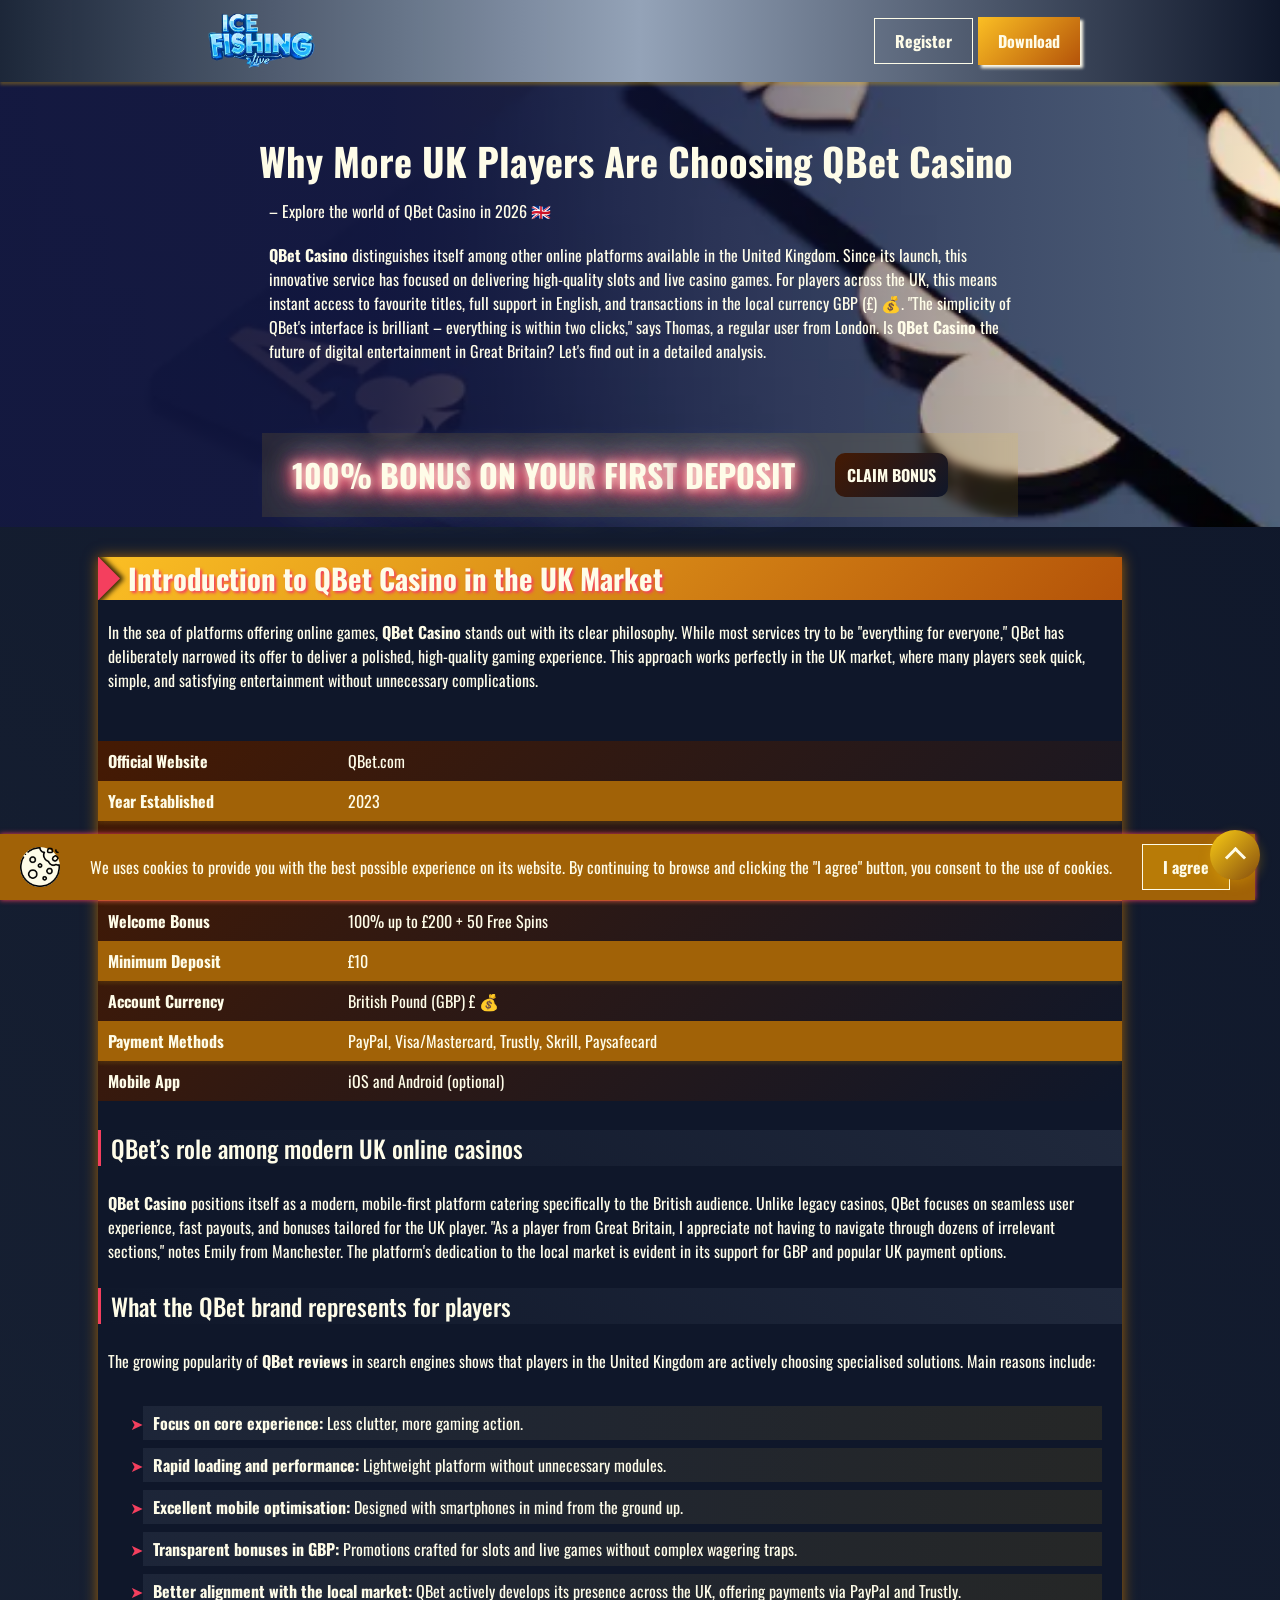
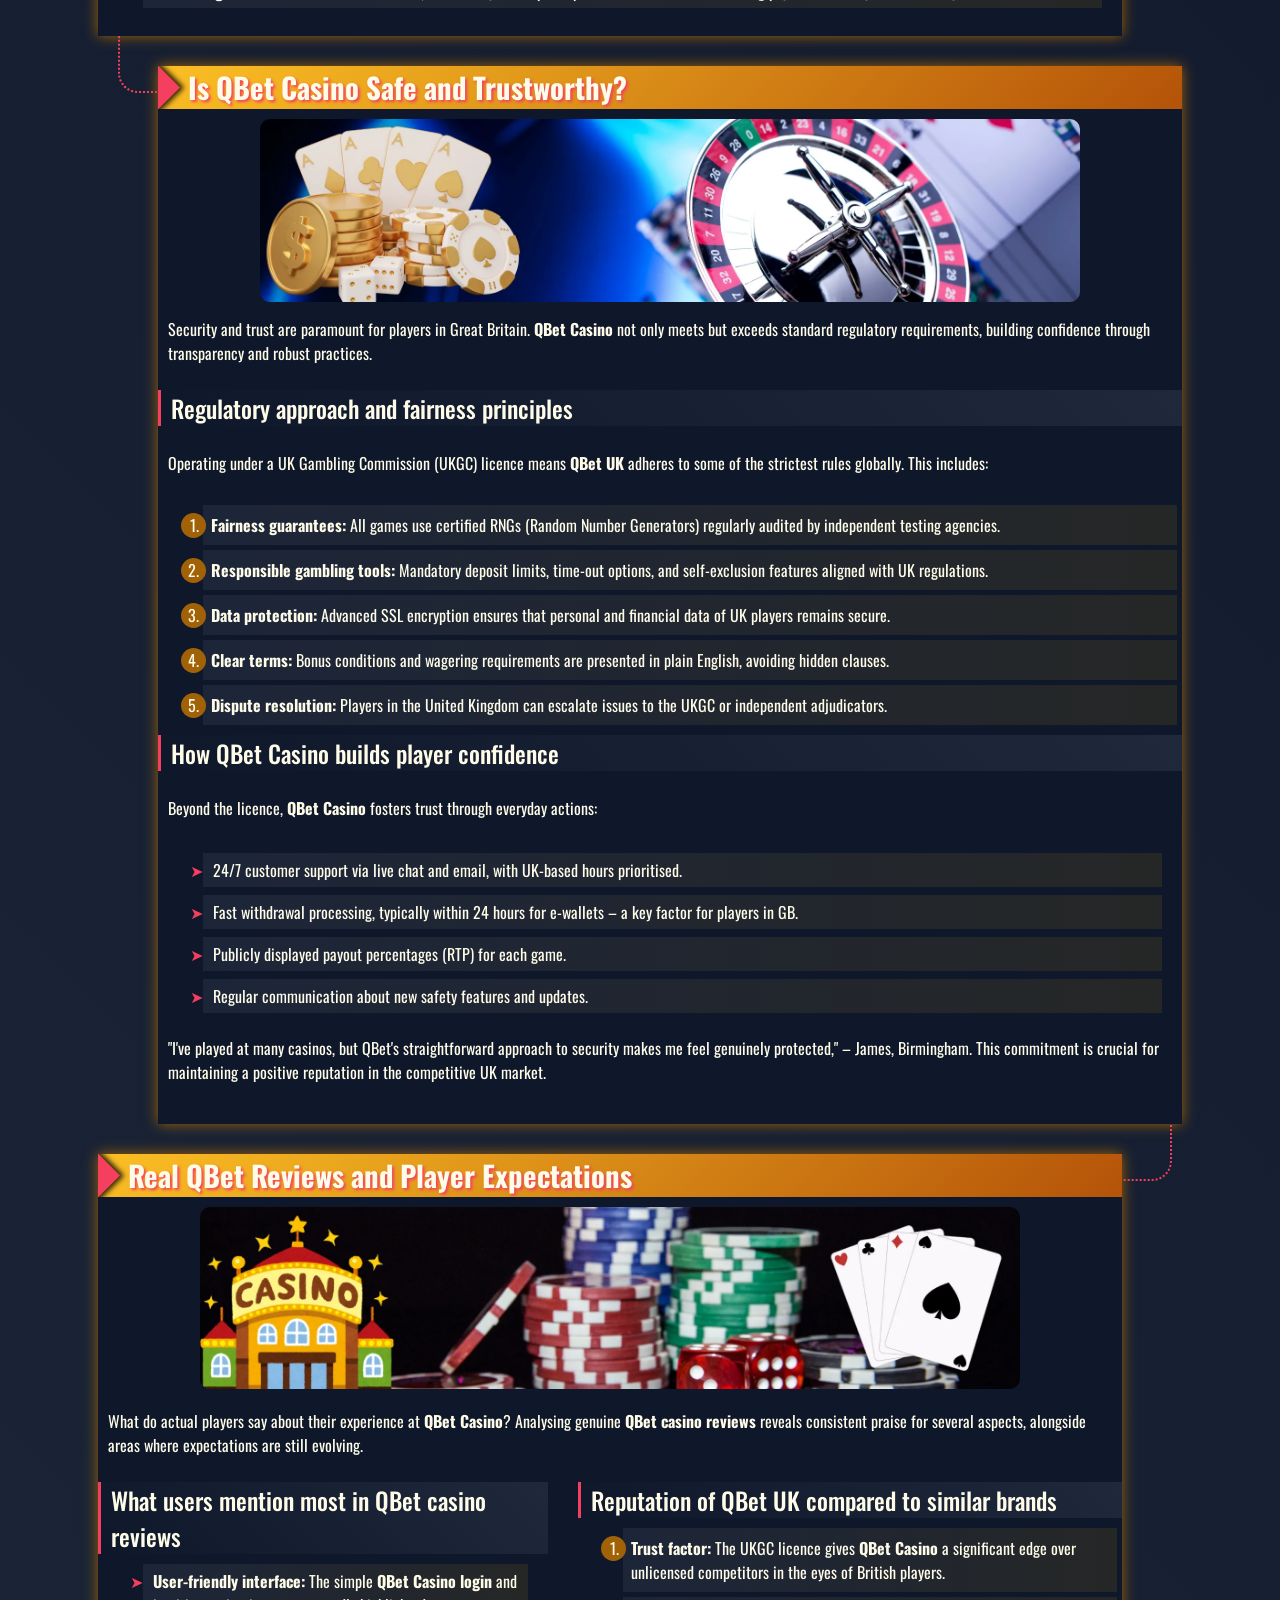
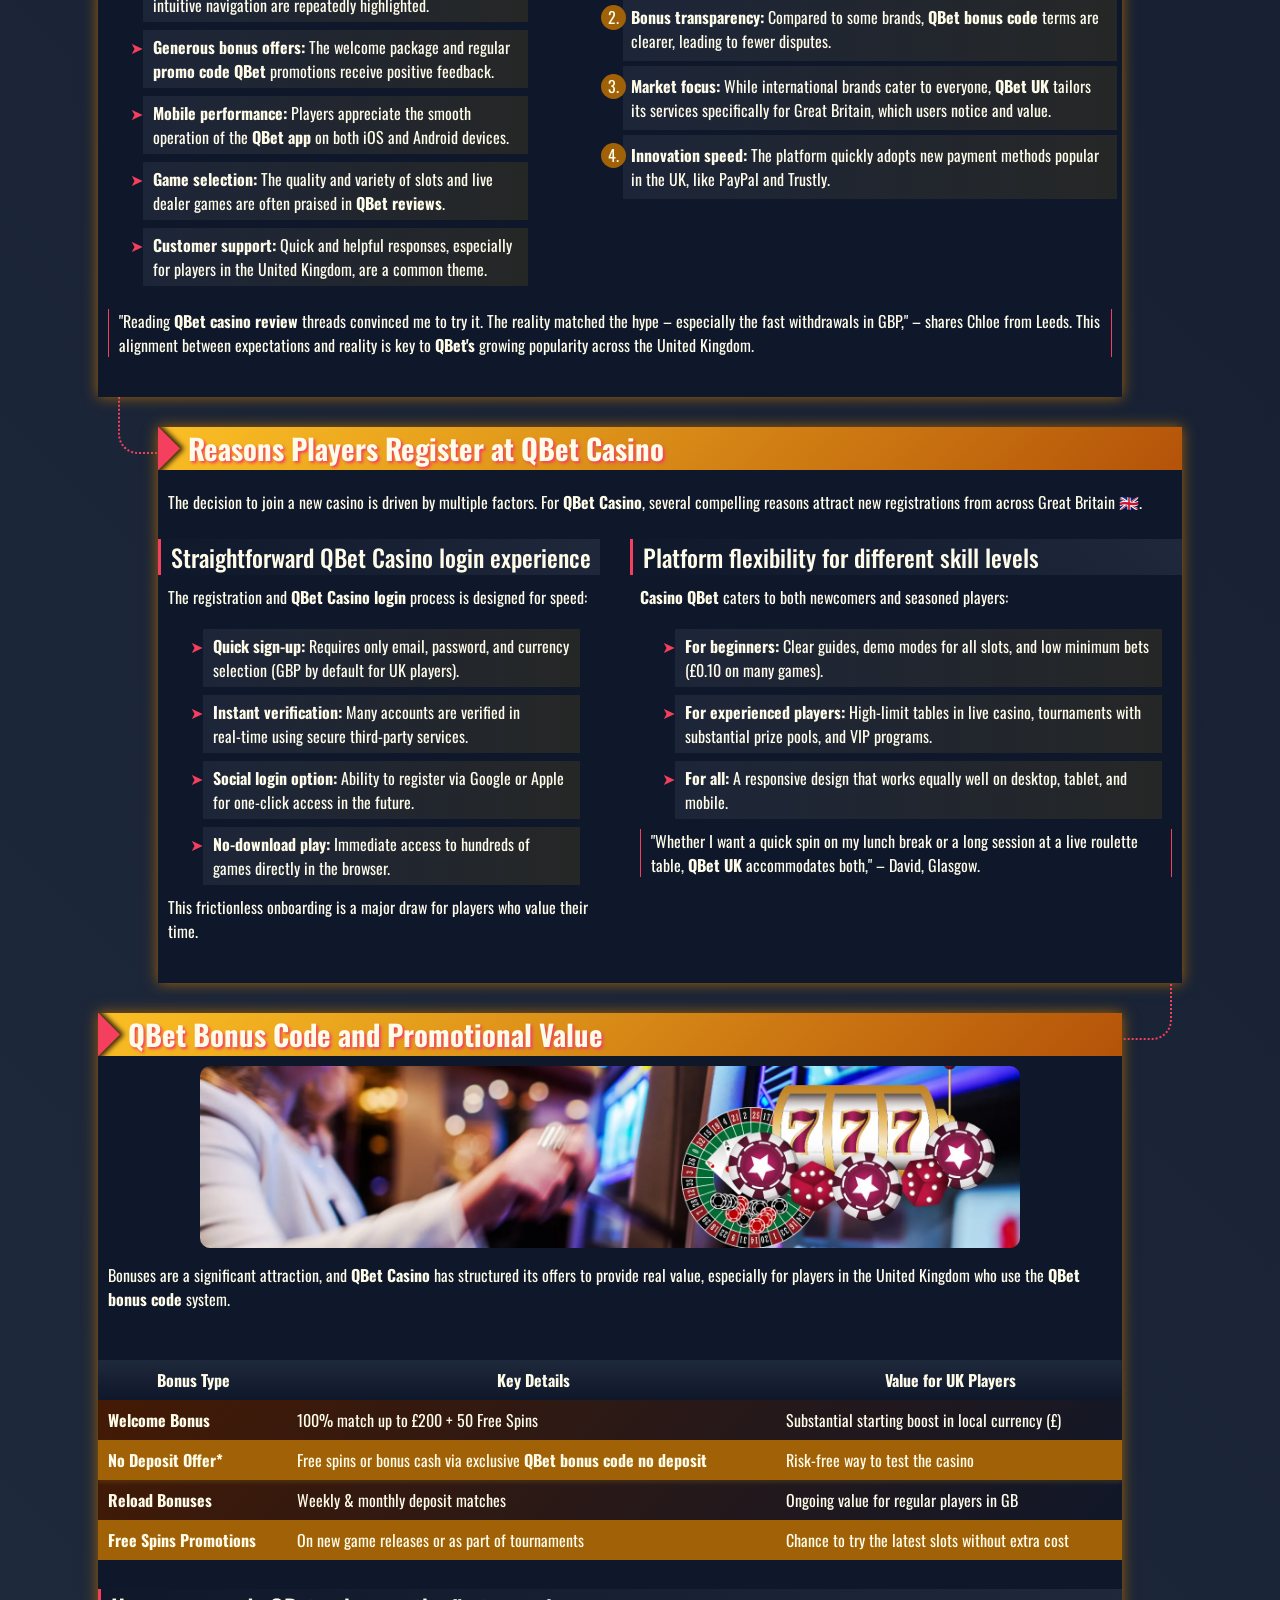
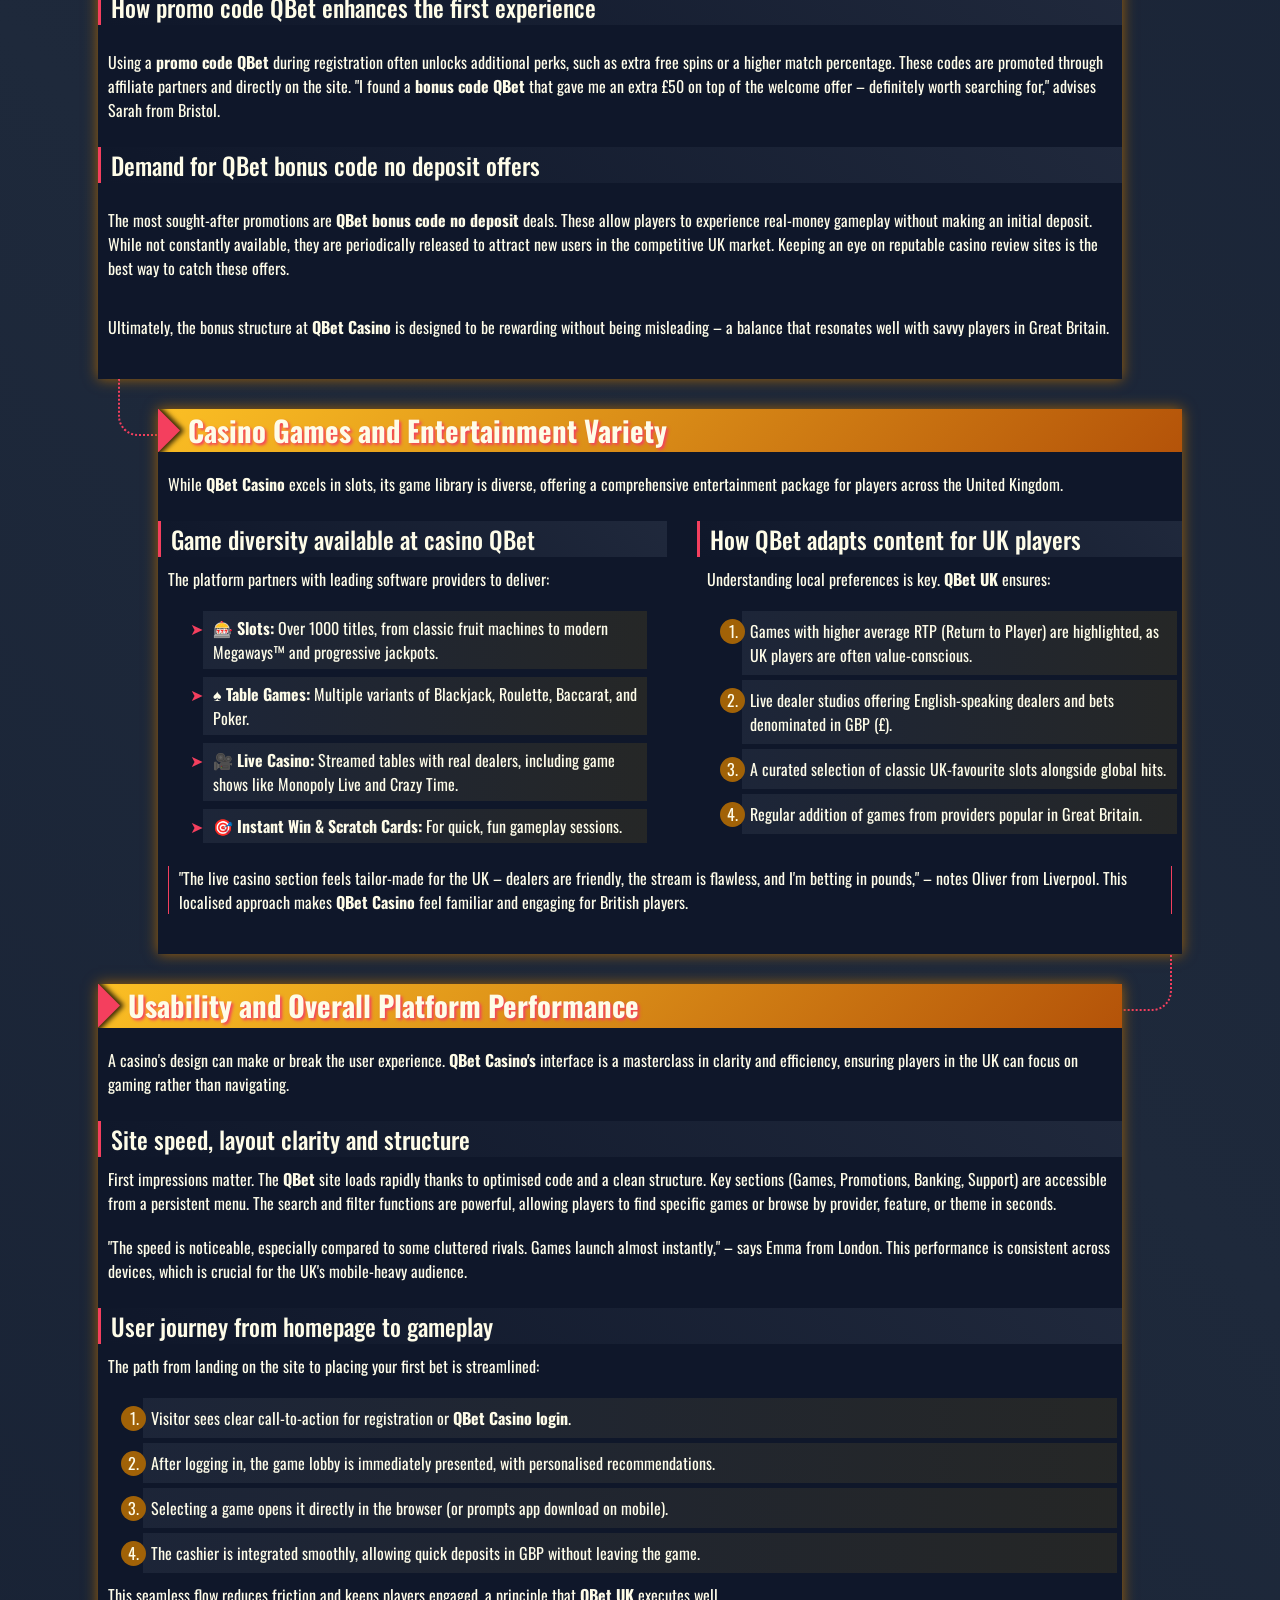
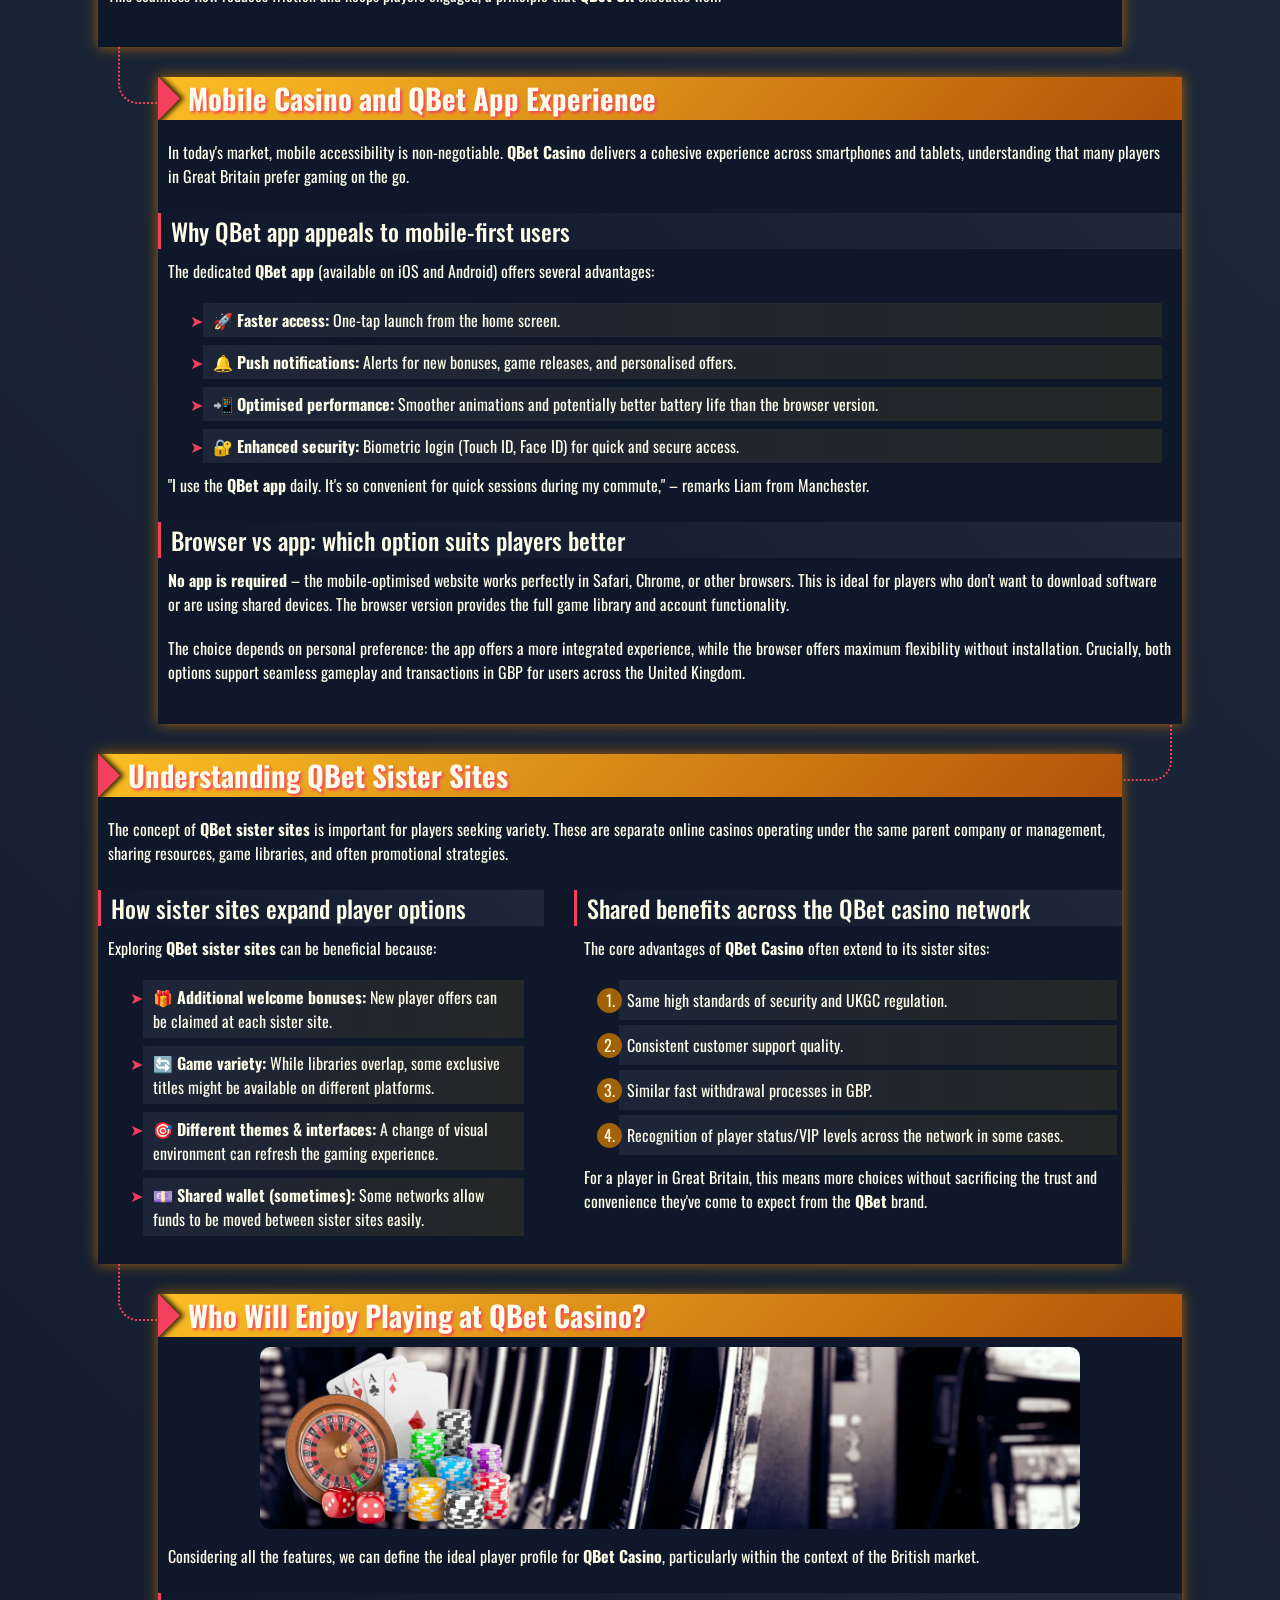
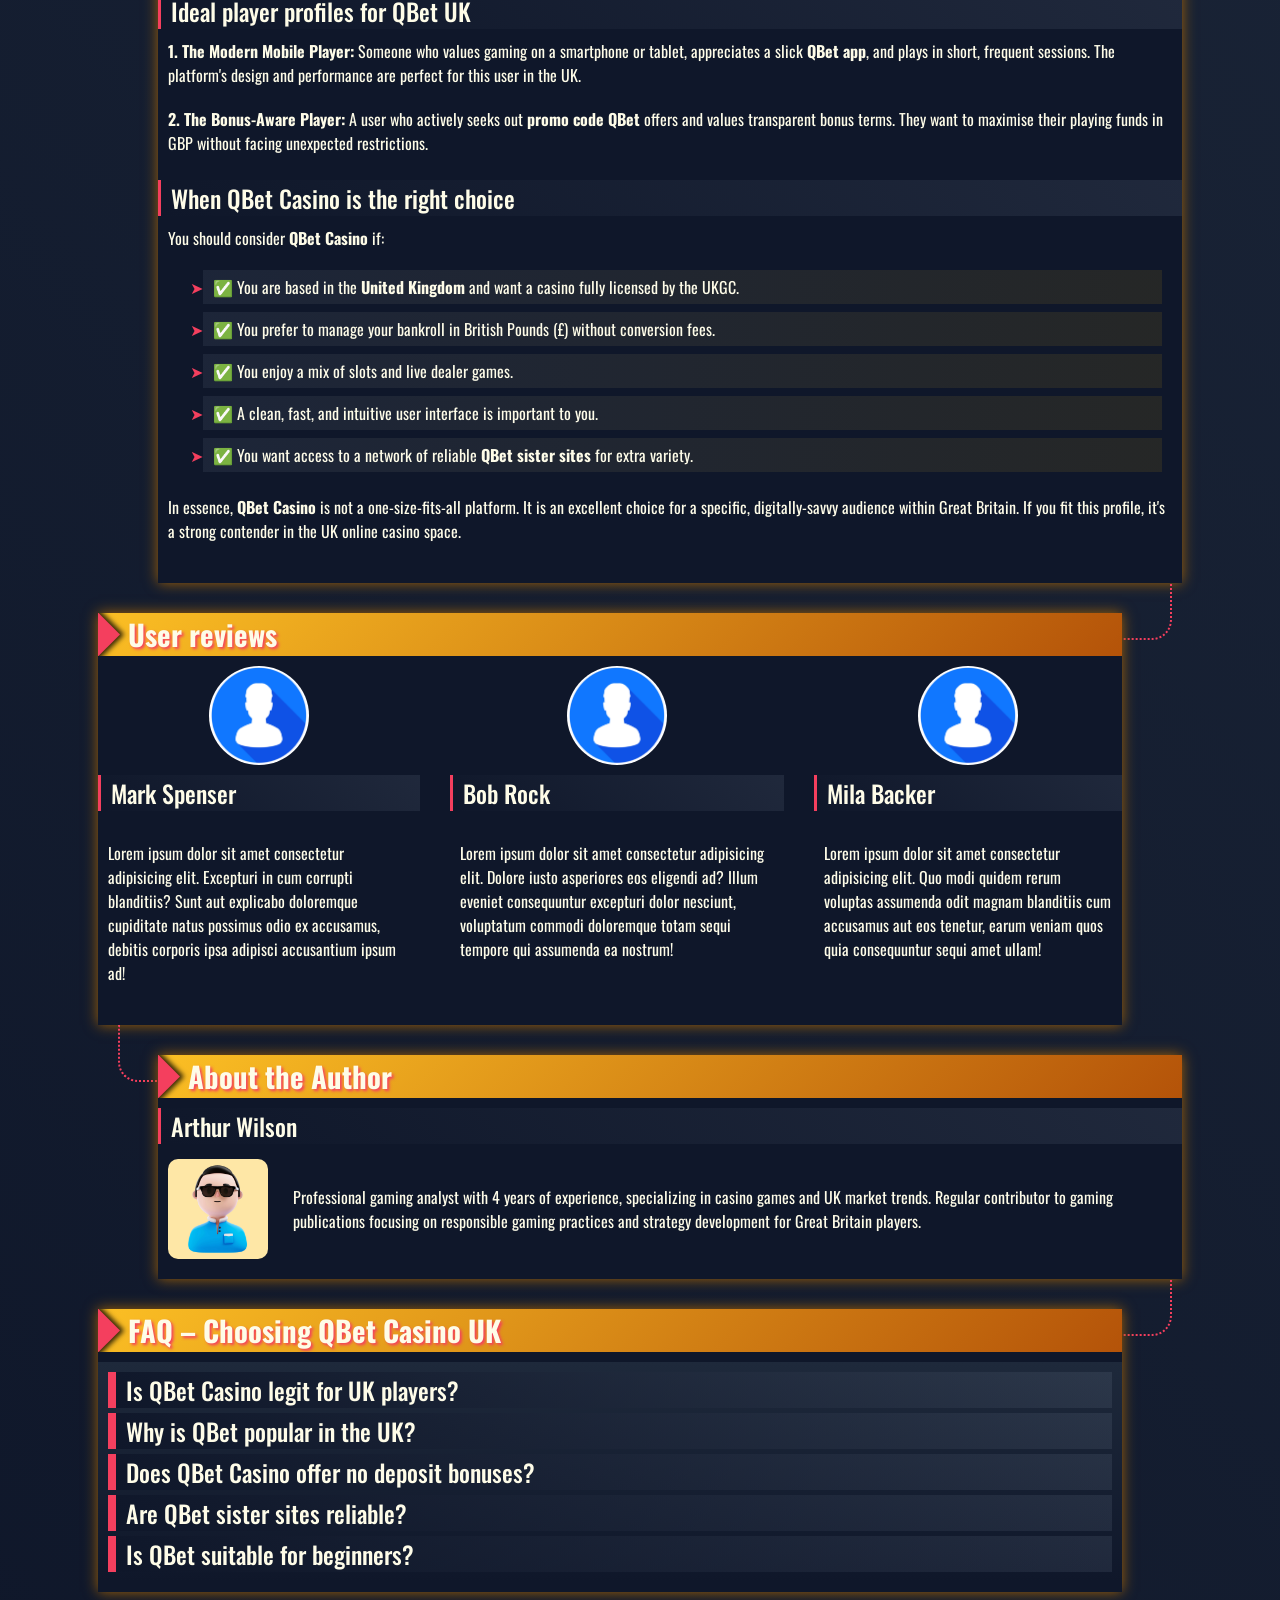
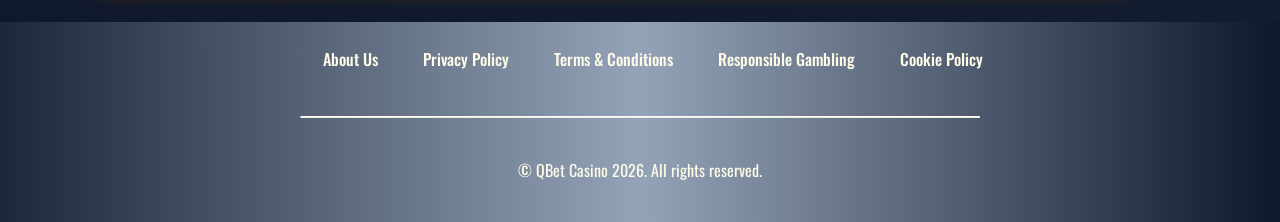
<file: index.html>
<!DOCTYPE html>
<html lang="en">

<head>
    <meta charset="UTF-8">
    <meta name="viewport" content="width=device-width, initial-scale=1.0">
    <link rel="stylesheet" href="style.css">
    <link rel="shortcut icon" href="favicon.ico" type="image/x-icon">
    <title>Why QBet Casino UK Is Gaining Popularity Among Players</title>
    <meta name="description"
        content="Learn why QBet Casino UK stands out: player-focused design, bonus codes, mobile access, sister sites and trusted reviews.">
    <meta name="googlebot" content="index,follow,noarchive">

    <link rel="alternate" hreflang="en-GB" href="https://vanessaswhimsicalworld.co.uk/en-gb/">
    <link rel="alternate" hreflang="x-default" href="https://vanessaswhimsicalworld.co.uk/">
    <link rel="canonical" href="https://vanessaswhimsicalworld.co.uk/en-gb/">

    <meta property="og:type" content="website" />
    <meta property="og:title" content="Why QBet Casino UK Is Gaining Popularity Among Players" />
    <meta property="og:description"
        content="Learn why QBet Casino UK stands out: player-focused design, bonus codes, mobile access, sister sites and trusted reviews." />
    <meta property="og:url" content="https://vanessaswhimsicalworld.co.uk/" />
    <meta property="og:site_name" content="QBet Casino" />
    <meta property="og:image" content="https://vanessaswhimsicalworld.co.uk/img/1.webp" />
    <meta property="og:locale" content="en_GB" />

    <meta name="twitter:card" content="summary_large_image" />
    <meta name="twitter:title" content="Why QBet Casino UK Is Gaining Popularity Among Players" />
    <meta name="twitter:description"
        content="Learn why QBet Casino UK stands out: player-focused design, bonus codes, mobile access, sister sites and trusted reviews." />
    <meta name="twitter:image" content="https://vanessaswhimsicalworld.co.uk/img/1.webp" />

    <script type="application/ld+json">
    {
        "@context": "https://schema.org",
        "@type": "Article",
        "headline": "Why QBet Casino UK Is Gaining Popularity Among Players",
        "description": "Learn why QBet Casino UK stands out: player-focused design, bonus codes, mobile access, sister sites and trusted reviews.",
        "mainEntityOfPage": {
            "@type": "WebPage",
            "@id": "https://vanessaswhimsicalworld.co.uk/"
        },
        "author": {
            "@type": "Person",
            "name": "John Smith",
            "url": "https://vanessaswhimsicalworld.co.uk/"
        },
        "publisher": {
            "@type": "Organization",
            "name": "QBet Casino",
            "logo": {
                "@type": "ImageObject",
                "url": "https://vanessaswhimsicalworld.co.uk/img/logo.webp"
            }
        },
        "datePublished": "2026-01-22",
        "dateModified": "2026-01-22"
    }
    </script>

    <script type="application/ld+json">
    {
        "@context": "https://schema.org",
        "@type": "WebSite",
        "url": "https://vanessaswhimsicalworld.co.uk/",
        "name": "QBet Casino",
        "description": "QBet in the United Kingdom: gaming platform, bonuses, and comprehensive reviews.",
        "inLanguage": "en-GB"
    }
    </script>

    <script type="application/ld+json">
    {
        "@context": "https://schema.org",
        "@type": "BreadcrumbList",
        "itemListElement": [{
                "@type": "ListItem",
                "position": 1,
                "name": "Home",
                "item": "https://vanessaswhimsicalworld.co.uk/"
            },
            {
                "@type": "ListItem",
                "position": 2,
                "name": "🎰 +100%",
                "item": "https://vanessaswhimsicalworld.co.uk/"
            }
        ]
    }
    </script>

    <script type="application/ld+json">
    {
      "@context": "https://schema.org",
      "@type": "FAQPage",
      "mainEntity": [
        {
          "@type": "Question",
          "name": "Is QBet Casino legit for UK players?",
          "acceptedAnswer": {
            "@type": "Answer",
            "text": "Yes, QBet Casino operates legally in the UK under a licence from the UK Gambling Commission (UKGC), ensuring fair play and security for all players in Great Britain."
          }
        },
        {
          "@type": "Question",
          "name": "Why is QBet popular in the UK?",
          "acceptedAnswer": {
            "@type": "Answer",
            "text": "QBet Casino's focus on the UK market means tailored bonuses in GBP (£), local payment methods, and an intuitive mobile experience, making it a top choice for players across the United Kingdom."
          }
        },
        {
          "@type": "Question",
          "name": "Does QBet Casino offer no deposit bonuses?",
          "acceptedAnswer": {
            "@type": "Answer",
            "text": "QBet occasionally provides no deposit offers through exclusive bonus codes. Check the promotions page or trusted affiliate sites for the latest QBet bonus code no deposit opportunities."
          }
        },
        {
          "@type": "Question",
          "name": "Are QBet sister sites reliable?",
          "acceptedAnswer": {
            "@type": "Answer",
            "text": "Yes, QBet sister sites operate under the same stringent regulatory standards, offering a consistent and secure experience for UK players."
          }
        },
        {
          "@type": "Question",
          "name": "Is QBet suitable for beginners?",
          "acceptedAnswer": {
            "@type": "Answer",
            "text": "Absolutely. The straightforward QBet Casino login, clear interface, and helpful guides make casino QBet an excellent starting point for new players in the UK."
          }
        }
      ]
    }
    </script>
</head>

<body>
    <header>
        <div class="logo">
            <a href="/"><img src="./img/logo.webp" alt="QBet Casino logo" width="140" height="70"></a>
        </div>
        <div class="header-btn">
            <a href="/play/" rel="nofollow" content="noindex" class="h-violet-btn">Register</a>
            <a href="/play/" rel="nofollow" content="noindex" class="h-accent-btn">Download</a>
        </div>
    </header>

    <main>
        <div class="promo">
            <div class="promo-l ">
                <h1>Why More UK Players Are Choosing QBet Casino</h1>
                <p class="txt">
                    – Explore the world of QBet Casino in 2026 🇬🇧
                </p>
                <p class="txt">
                    <strong>QBet Casino</strong> distinguishes itself among other online platforms available in the
                    United Kingdom. Since its launch, this innovative service has focused on delivering high-quality
                    slots and live casino games. For players across the UK, this means instant access to favourite
                    titles, full support in English, and transactions in the local currency GBP (£) 💰. "The simplicity
                    of QBet's interface is brilliant – everything is within two clicks," says Thomas, a regular user
                    from London. Is <strong>QBet Casino</strong> the future of digital entertainment in Great Britain?
                    Let's find out in a detailed analysis.
                </p>
            </div>

            <div class="promo-gift">
                <p class="txt-accent">
                    <span class="fast-flicker">100% bonus</span> on your <span class="flicker">first</span> deposit
                </p>

                <a href="/play/" rel="nofollow" content="noindex" class="btn-accent">Claim Bonus</a>
            </div>
        </div>

        <div class="wrapper">

            <div class="container" id="">
                <div class="container__header">
                    <h2>Introduction to QBet Casino in the UK Market</h2>
                </div>
                <div class="container__body">
                    <p class="txt">
                        In the sea of platforms offering online games, <strong>QBet Casino</strong> stands out with its
                        clear philosophy. While most services try to be "everything for everyone," QBet has deliberately
                        narrowed its offer to deliver a polished, high-quality gaming experience. This approach works
                        perfectly in the UK market, where many players seek quick, simple, and satisfying entertainment
                        without unnecessary complications.
                    </p>
                    <div class="table-wrapper">
                        <table>
                            <tbody>
                                <tr>
                                    <td class="row-title">Official Website</td>
                                    <td>QBet.com</td>
                                </tr>
                                <tr>
                                    <td class="row-title">Year Established</td>
                                    <td>2023</td>
                                </tr>
                                <tr>
                                    <td class="row-title">Licence</td>
                                    <td>UK Gambling Commission (UKGC) #39482</td>
                                </tr>
                                <tr>
                                    <td class="row-title">Game Providers</td>
                                    <td>NetEnt, Play'n GO, Pragmatic Play, Evolution Gaming, Big Time Gaming</td>
                                </tr>
                                <tr>
                                    <td class="row-title">Welcome Bonus</td>
                                    <td>100% up to £200 + 50 Free Spins</td>
                                </tr>
                                <tr>
                                    <td class="row-title">Minimum Deposit</td>
                                    <td>£10</td>
                                </tr>
                                <tr>
                                    <td class="row-title">Account Currency</td>
                                    <td>British Pound (GBP) £ 💰</td>
                                </tr>
                                <tr>
                                    <td class="row-title">Payment Methods</td>
                                    <td>PayPal, Visa/Mastercard, Trustly, Skrill, Paysafecard</td>
                                </tr>
                                <tr>
                                    <td class="row-title">Mobile App</td>
                                    <td>iOS and Android (optional)</td>
                                </tr>
                            </tbody>
                        </table>
                    </div>
                    <h3>QBet’s role among modern UK online casinos</h3>
                    <p class="txt">
                        <strong>QBet Casino</strong> positions itself as a modern, mobile-first platform catering
                        specifically to the British audience. Unlike legacy casinos, QBet focuses on seamless user
                        experience, fast payouts, and bonuses tailored for the UK player. "As a player from Great
                        Britain, I
                        appreciate not having to navigate through dozens of irrelevant sections," notes Emily from
                        Manchester. The platform's dedication to the local market is evident in its support for GBP and
                        popular UK payment options.
                    </p>
                    <h3>What the QBet brand represents for players</h3>
                    <p class="txt">
                        The growing popularity of <strong>QBet reviews</strong> in search engines shows that players in
                        the
                        United Kingdom are actively choosing specialised solutions. Main reasons include:
                    </p>
                    <ul class="item-list">
                        <li><strong>Focus on core experience:</strong> Less clutter, more gaming action.</li>
                        <li><strong>Rapid loading and performance:</strong> Lightweight platform without unnecessary
                            modules.</li>
                        <li><strong>Excellent mobile optimisation:</strong> Designed with smartphones in mind from
                            the
                            ground up.</li>
                        <li><strong>Transparent bonuses in GBP:</strong> Promotions crafted for slots and live games
                            without complex wagering traps.</li>
                        <li><strong>Better alignment with the local market:</strong> QBet actively develops its
                            presence across the UK, offering payments via PayPal and Trustly.</li>
                    </ul>
                </div>
            </div>

            <div class="container" id="inscription">
                <div class="container__header">
                    <h2>Is QBet Casino Safe and Trustworthy?</h2>
                </div>
                <div class="container__body">
                    <div class="img">
                        <img src="./img/2.webp" alt="QBet Casino Registration" width="1000" height="800">
                    </div>
                    <p class="txt">
                        Security and trust are paramount for players in Great Britain. <strong>QBet Casino</strong> not
                        only
                        meets but exceeds standard regulatory requirements, building confidence through transparency and
                        robust practices.
                    </p>
                    <h3>Regulatory approach and fairness principles</h3>
                    <p class="txt">
                        Operating under a UK Gambling Commission (UKGC) licence means <strong>QBet UK</strong> adheres
                        to
                        some of the strictest rules globally. This includes:
                    </p>
                    <ol>
                        <li><strong>Fairness guarantees:</strong> All games use certified RNGs (Random Number
                            Generators)
                            regularly audited by independent testing agencies.</li>
                        <li><strong>Responsible gambling tools:</strong> Mandatory deposit limits, time‑out options, and
                            self‑exclusion features aligned with UK regulations.</li>
                        <li><strong>Data protection:</strong> Advanced SSL encryption ensures that personal and
                            financial
                            data of UK players remains secure.</li>
                        <li><strong>Clear terms:</strong> Bonus conditions and wagering requirements are presented in
                            plain
                            English, avoiding hidden clauses.</li>
                        <li><strong>Dispute resolution:</strong> Players in the United Kingdom can escalate issues to
                            the
                            UKGC or independent adjudicators.</li>
                    </ol>
                    <h3>How QBet Casino builds player confidence</h3>
                    <p class="txt">
                        Beyond the licence, <strong>QBet Casino</strong> fosters trust through everyday actions:
                    </p>
                    <ul>
                        <li> 24/7 customer support via live chat and email, with UK‑based hours prioritised.</li>
                        <li> Fast withdrawal processing, typically within 24 hours for e‑wallets – a key factor for
                            players
                            in GB.</li>
                        <li> Publicly displayed payout percentages (RTP) for each game.</li>
                        <li> Regular communication about new safety features and updates.</li>
                    </ul>
                    <p class="txt">
                        "I've played at many casinos, but QBet's straightforward approach to security makes me feel
                        genuinely protected," – James, Birmingham. This commitment is crucial for maintaining a positive
                        reputation in the competitive UK market.
                    </p>
                </div>
            </div>

            <div class="container" id="review">
                <div class="container__header">
                    <h2>Real QBet Reviews and Player Expectations</h2>
                </div>
                <div class="img">
                    <img src="./img/1.webp" alt="QBet Casino Bonus" width="1000" height="800">
                </div>
                <div class="container__body">
                    <p class="txt">
                        What do actual players say about their experience at <strong>QBet Casino</strong>? Analysing
                        genuine
                        <strong>QBet casino reviews</strong> reveals consistent praise for several aspects, alongside
                        areas
                        where expectations are still evolving.
                    </p>
                    <div class="comparison-list">
                        <div>
                            <h3>What users mention most in QBet casino reviews</h3>
                            <ul>
                                <li><strong>User‑friendly interface:</strong> The simple <strong>QBet Casino
                                        login</strong>
                                    and intuitive navigation are repeatedly highlighted.</li>
                                <li><strong>Generous bonus offers:</strong> The welcome package and regular
                                    <strong>promo
                                        code QBet</strong> promotions receive positive feedback.
                                </li>
                                <li><strong>Mobile performance:</strong> Players appreciate the smooth operation of the
                                    <strong>QBet app</strong> on both iOS and Android devices.
                                </li>
                                <li><strong>Game selection:</strong> The quality and variety of slots and live dealer
                                    games
                                    are often praised in <strong>QBet reviews</strong>.</li>
                                <li><strong>Customer support:</strong> Quick and helpful responses, especially for
                                    players
                                    in the United Kingdom, are a common theme.</li>
                            </ul>
                        </div>
                        <div>
                            <h3>Reputation of QBet UK compared to similar brands</h3>
                            <ol>
                                <li><strong>Trust factor:</strong> The UKGC licence gives <strong>QBet Casino</strong> a
                                    significant edge over unlicensed competitors in the eyes of British players.</li>
                                <li><strong>Bonus transparency:</strong> Compared to some brands, <strong>QBet bonus
                                        code</strong> terms are clearer, leading to fewer disputes.</li>
                                <li><strong>Market focus:</strong> While international brands cater to everyone,
                                    <strong>QBet UK</strong> tailors its services specifically for Great Britain, which
                                    users notice and value.
                                </li>
                                <li><strong>Innovation speed:</strong> The platform quickly adopts new payment methods
                                    popular in the UK, like PayPal and Trustly.</li>
                            </ol>
                        </div>
                    </div>
                    <p class="txt quote">
                        "Reading <strong>QBet casino review</strong> threads convinced me to try it. The reality matched
                        the
                        hype – especially the fast withdrawals in GBP," – shares Chloe from Leeds. This alignment
                        between
                        expectations and reality is key to <strong>QBet's</strong> growing popularity across the United
                        Kingdom.
                    </p>
                </div>
            </div>
            <div class="container" id="games">
                <div class="container__header">
                    <h2>Reasons Players Register at QBet Casino</h2>
                </div>
                <div class="container__body">
                    <p class="txt">
                        The decision to join a new casino is driven by multiple factors. For <strong>QBet
                            Casino</strong>,
                        several compelling reasons attract new registrations from across Great Britain 🇬🇧.
                    </p>
                    <div class="comparison-list">
                        <div>
                            <h3>Straightforward QBet Casino login experience</h3>
                            <p class="txt">
                                The registration and <strong>QBet Casino login</strong> process is designed for speed:
                            </p>
                            <ul>
                                <li><strong>Quick sign‑up:</strong> Requires only email, password, and currency
                                    selection
                                    (GBP by default for UK players).</li>
                                <li><strong>Instant verification:</strong> Many accounts are verified in real‑time using
                                    secure third‑party services.</li>
                                <li><strong>Social login option:</strong> Ability to register via Google or Apple for
                                    one‑click access in the future.</li>
                                <li><strong>No‑download play:</strong> Immediate access to hundreds of games directly in
                                    the
                                    browser.</li>
                            </ul>
                            <p class="txt">
                                This frictionless onboarding is a major draw for players who value their time.
                            </p>
                        </div>
                        <div>
                            <h3>Platform flexibility for different skill levels</h3>
                            <p class="txt">
                                <strong>Casino QBet</strong> caters to both newcomers and seasoned players:
                            </p>
                            <ul>
                                <li><strong>For beginners:</strong> Clear guides, demo modes for all slots, and low
                                    minimum
                                    bets (£0.10 on many games).</li>
                                <li><strong>For experienced players:</strong> High‑limit tables in live casino,
                                    tournaments
                                    with substantial prize pools, and VIP programs.</li>
                                <li><strong>For all:</strong> A responsive design that works equally well on desktop,
                                    tablet, and mobile.</li>
                            </ul>
                            <p class="txt quote">
                                "Whether I want a quick spin on my lunch break or a long session at a live roulette
                                table,
                                <strong>QBet UK</strong> accommodates both," – David, Glasgow.
                            </p>
                        </div>
                    </div>
                </div>
            </div>
            <div class="container" id="bonus">
                <div class="container__header">
                    <h2>QBet Bonus Code and Promotional Value</h2>
                </div>
                <div class="container__body">
                    <div class="img">
                        <img src="./img/3.webp" alt="QBet Bonus Code and Promotional Value" width="1000" height="800">
                    </div>
                    <p class="txt">
                        Bonuses are a significant attraction, and <strong>QBet Casino</strong> has structured its offers
                        to
                        provide real value, especially for players in the United Kingdom who use the <strong>QBet bonus
                            code</strong> system.
                    </p>
                    <div class="table-wrapper">
                        <table>
                            <thead>
                                <tr>
                                    <th>Bonus Type</th>
                                    <th>Key Details</th>
                                    <th>Value for UK Players</th>
                                </tr>
                            </thead>
                            <tbody>
                                <tr>
                                    <td class="row-title">Welcome Bonus</td>
                                    <td>100% match up to £200 + 50 Free Spins</td>
                                    <td>Substantial starting boost in local currency (£)</td>
                                </tr>
                                <tr>
                                    <td class="row-title">No Deposit Offer*</td>
                                    <td>Free spins or bonus cash via exclusive <strong>QBet bonus code no
                                            deposit</strong>
                                    </td>
                                    <td>Risk‑free way to test the casino</td>
                                </tr>
                                <tr>
                                    <td class="row-title">Reload Bonuses</td>
                                    <td>Weekly & monthly deposit matches</td>
                                    <td>Ongoing value for regular players in GB</td>
                                </tr>
                                <tr>
                                    <td class="row-title">Free Spins Promotions</td>
                                    <td>On new game releases or as part of tournaments</td>
                                    <td>Chance to try the latest slots without extra cost</td>
                                </tr>
                            </tbody>
                        </table>
                    </div>
                    <h3>How promo code QBet enhances the first experience</h3>
                    <p class="txt">
                        Using a <strong>promo code QBet</strong> during registration often unlocks additional perks,
                        such as
                        extra free spins or a higher match percentage. These codes are promoted through affiliate
                        partners
                        and directly on the site. "I found a <strong>bonus code QBet</strong> that gave me an extra £50
                        on
                        top of the welcome offer – definitely worth searching for," advises Sarah from Bristol.
                    </p>
                    <h3>Demand for QBet bonus code no deposit offers</h3>
                    <p class="txt">
                        The most sought‑after promotions are <strong>QBet bonus code no deposit</strong> deals. These
                        allow
                        players to experience real‑money gameplay without making an initial deposit. While not
                        constantly
                        available, they are periodically released to attract new users in the competitive UK market.
                        Keeping
                        an eye on reputable casino review sites is the best way to catch these offers.
                    </p>
                    <p class="txt">
                        Ultimately, the bonus structure at <strong>QBet Casino</strong> is designed to be rewarding
                        without
                        being misleading – a balance that resonates well with savvy players in Great Britain.
                    </p>
                </div>
            </div>

            <div class="container" id="conseils">
                <div class="container__header">
                    <h2>Casino Games and Entertainment Variety</h2>
                </div>
                <div class="container__body">
                    <p class="txt">
                        While <strong>QBet Casino</strong> excels in slots, its game library is diverse, offering a
                        comprehensive entertainment package for players across the United Kingdom.
                    </p>
                    <div class="comparison-list">
                        <div>
                            <h3>Game diversity available at casino QBet</h3>
                            <p class="txt">
                                The platform partners with leading software providers to deliver:
                            </p>
                            <ul>
                                <li>🎰 <strong>Slots:</strong> Over 1000 titles, from classic fruit machines to modern
                                    Megaways™ and progressive jackpots.</li>
                                <li>♠️ <strong>Table Games:</strong> Multiple variants of Blackjack, Roulette, Baccarat,
                                    and
                                    Poker.</li>
                                <li>🎥 <strong>Live Casino:</strong> Streamed tables with real dealers, including game
                                    shows
                                    like Monopoly Live and Crazy Time.</li>
                                <li>🎯 <strong>Instant Win & Scratch Cards:</strong> For quick, fun gameplay sessions.
                                </li>
                            </ul>
                        </div>
                        <div>
                            <h3>How QBet adapts content for UK players</h3>
                            <p class="txt">
                                Understanding local preferences is key. <strong>QBet UK</strong> ensures:
                            </p>
                            <ol>
                                <li>Games with higher average RTP (Return to Player) are highlighted, as UK players are
                                    often value‑conscious.</li>
                                <li>Live dealer studios offering English‑speaking dealers and bets denominated in GBP
                                    (£).
                                </li>
                                <li>A curated selection of classic UK‑favourite slots alongside global hits.</li>
                                <li>Regular addition of games from providers popular in Great Britain.</li>
                            </ol>
                        </div>
                    </div>
                    <p class="txt quote">
                        "The live casino section feels tailor‑made for the UK – dealers are friendly, the stream is
                        flawless, and I'm betting in pounds," – notes Oliver from Liverpool. This localised approach
                        makes
                        <strong>QBet Casino</strong> feel familiar and engaging for British players.
                    </p>
                </div>
            </div>

            <div class="container" id="mobile">
                <div class="container__header">
                    <h2>Usability and Overall Platform Performance</h2>
                </div>
                <div class="container__body">
                    <p class="txt">
                        A casino's design can make or break the user experience. <strong>QBet Casino's</strong>
                        interface is
                        a masterclass in clarity and efficiency, ensuring players in the UK can focus on gaming rather
                        than
                        navigating.
                    </p>
                    <div>
                        <h3>Site speed, layout clarity and structure</h3>
                        <p class="txt">
                            First impressions matter. The <strong>QBet</strong> site loads rapidly thanks to optimised
                            code and a clean structure. Key sections (Games, Promotions, Banking, Support) are
                            accessible from a persistent menu. The search and filter functions are powerful, allowing
                            players to find specific games or browse by provider, feature, or theme in seconds.
                        </p>
                        <p class="txt">
                            "The speed is noticeable, especially compared to some cluttered rivals. Games launch almost
                            instantly," – says Emma from London. This performance is consistent across devices, which is
                            crucial for the UK's mobile‑heavy audience.
                        </p>
                    </div>
                    <div>
                        <h3>User journey from homepage to gameplay</h3>
                        <p class="txt">
                            The path from landing on the site to placing your first bet is streamlined:
                        </p>
                        <ol>
                            <li>Visitor sees clear call‑to‑action for registration or <strong>QBet Casino
                                    login</strong>.</li>
                            <li>After logging in, the game lobby is immediately presented, with personalised
                                recommendations.</li>
                            <li>Selecting a game opens it directly in the browser (or prompts app download on mobile).
                            </li>
                            <li>The cashier is integrated smoothly, allowing quick deposits in GBP without leaving the
                                game.</li>
                        </ol>
                        <p class="txt">
                            This seamless flow reduces friction and keeps players engaged, a principle that <strong>QBet
                                UK</strong> executes well.
                        </p>
                    </div>
                </div>

            </div>

            <div class="container" id="demo">
                <div class="container__header">
                    <h2>Mobile Casino and QBet App Experience</h2>
                </div>
                <div class="container__body">
                    <p class="txt">
                        In today's market, mobile accessibility is non‑negotiable. <strong>QBet Casino</strong> delivers
                        a
                        cohesive experience across smartphones and tablets, understanding that many players in Great
                        Britain
                        prefer gaming on the go.
                    </p>
                    <div>
                        <h3>Why QBet app appeals to mobile‑first users</h3>
                        <p class="txt">
                            The dedicated <strong>QBet app</strong> (available on iOS and Android) offers several
                            advantages:
                        </p>
                        <ul>
                            <li>🚀 <strong>Faster access:</strong> One‑tap launch from the home screen.</li>
                            <li>🔔 <strong>Push notifications:</strong> Alerts for new bonuses, game releases, and
                                personalised offers.</li>
                            <li>📲 <strong>Optimised performance:</strong> Smoother animations and potentially better
                                battery life than the browser version.</li>
                            <li>🔐 <strong>Enhanced security:</strong> Biometric login (Touch ID, Face ID) for quick and
                                secure access.</li>
                        </ul>
                        <p class="txt">
                            "I use the <strong>QBet app</strong> daily. It's so convenient for quick sessions during my
                            commute," – remarks Liam from Manchester.
                        </p>
                    </div>
                    <div>
                        <h3>Browser vs app: which option suits players better</h3>
                        <p class="txt">
                            <strong>No app is required</strong> – the mobile‑optimised website works perfectly in
                            Safari, Chrome, or other browsers. This is ideal for players who don't want to download
                            software or are using shared devices. The browser version provides the full game library and
                            account functionality.
                        </p>
                        <p class="txt">
                            The choice depends on personal preference: the app offers a more integrated experience,
                            while the browser offers maximum flexibility without installation. Crucially, both options
                            support seamless gameplay and transactions in GBP for users across the United Kingdom.
                        </p>
                    </div>
                </div>
            </div>

            <div class="container" id="deposit">
                <div class="container__header">
                    <h2>Understanding QBet Sister Sites</h2>
                </div>
                <div class="container__body">
                    <p class="txt">
                        The concept of <strong>QBet sister sites</strong> is important for players seeking variety.
                        These
                        are separate online casinos operating under the same parent company or management, sharing
                        resources, game libraries, and often promotional strategies.
                    </p>
                    <div class="comparison-list">
                        <div>
                            <h3>How sister sites expand player options</h3>
                            <p class="txt">
                                Exploring <strong>QBet sister sites</strong> can be beneficial because:
                            </p>
                            <ul>
                                <li>🎁 <strong>Additional welcome bonuses:</strong> New player offers can be claimed at
                                    each
                                    sister site.</li>
                                <li>🔄 <strong>Game variety:</strong> While libraries overlap, some exclusive titles
                                    might
                                    be available on different platforms.</li>
                                <li>🎯 <strong>Different themes & interfaces:</strong> A change of visual environment
                                    can
                                    refresh the gaming experience.</li>
                                <li>💷 <strong>Shared wallet (sometimes):</strong> Some networks allow funds to be moved
                                    between sister sites easily.</li>
                            </ul>
                        </div>
                        <div>
                            <h3>Shared benefits across the QBet casino network</h3>
                            <p class="txt">
                                The core advantages of <strong>QBet Casino</strong> often extend to its sister sites:
                            </p>
                            <ol>
                                <li>Same high standards of security and UKGC regulation.</li>
                                <li>Consistent customer support quality.</li>
                                <li>Similar fast withdrawal processes in GBP.</li>
                                <li>Recognition of player status/VIP levels across the network in some cases.</li>
                            </ol>
                            <p class="txt">
                                For a player in Great Britain, this means more choices without sacrificing the trust and
                                convenience they've come to expect from the <strong>QBet</strong> brand.
                            </p>
                        </div>
                    </div>
                </div>
            </div>

            <div class="container" id="withdrawal">
                <div class="container__header">
                    <h2>Who Will Enjoy Playing at QBet Casino?</h2>
                </div>
                <div class="container__body">
                    <div class="img">
                        <img src="./img/4.webp" alt="Who Will Enjoy Playing at QBet Casino?" width="1000" height="800">
                    </div>
                    <p class="txt">
                        Considering all the features, we can define the ideal player profile for <strong>QBet
                            Casino</strong>, particularly within the context of the British market.
                    </p>
                    <div>
                        <h3>Ideal player profiles for QBet UK</h3>
                        <p class="txt">
                            <strong>1. The Modern Mobile Player:</strong> Someone who values gaming on a smartphone or
                            tablet, appreciates a slick <strong>QBet app</strong>, and plays in short, frequent
                            sessions. The platform's design and performance are perfect for this user in the UK.
                        </p>
                        <p class="txt">
                            <strong>2. The Bonus‑Aware Player:</strong> A user who actively seeks out <strong>promo code
                                QBet</strong> offers and values transparent bonus terms. They want to maximise their
                            playing funds in GBP without facing unexpected restrictions.
                        </p>
                    </div>
                    <div>
                        <h3>When QBet Casino is the right choice</h3>
                        <p class="txt">
                            You should consider <strong>QBet Casino</strong> if:
                        </p>
                        <ul>
                            <li>✅ You are based in the <strong>United Kingdom</strong> and want a casino fully licensed
                                by the UKGC.</li>
                            <li>✅ You prefer to manage your bankroll in British Pounds (£) without conversion fees.</li>
                            <li>✅ You enjoy a mix of slots and live dealer games.</li>
                            <li>✅ A clean, fast, and intuitive user interface is important to you.</li>
                            <li>✅ You want access to a network of reliable <strong>QBet sister sites</strong> for extra
                                variety.</li>
                        </ul>
                    </div>
                    <p class="txt">
                        In essence, <strong>QBet Casino</strong> is not a one‑size‑fits‑all platform. It is an excellent
                        choice for a specific, digitally‑savvy audience within Great Britain. If you fit this profile,
                        it's
                        a strong contender in the UK online casino space.
                    </p>
                </div>
            </div>

            <div class="container" id="user-reviews">
                <div class="container__header">
                    <h2>User reviews</h2>
                </div>
                <div class="container__body">
                    <div class="comparison-list">
                        <div class="rewiev-item">
                            <img src="./img/user.webp" alt="User1" class="user-img">
                            <h3>Mark Spenser</h3>
                            <p class="txt">Lorem ipsum dolor sit amet consectetur adipisicing elit. Excepturi in cum
                                corrupti blanditiis? Sunt aut explicabo doloremque cupiditate natus possimus odio ex
                                accusamus, debitis corporis ipsa adipisci accusantium ipsum ad!</p>
                        </div>
                        <div class="rewiev-item">
                            <img src="./img/user.webp" alt="user2" class="user-img">
                            <h3>Bob Rock</h3>
                            <p class="txt">Lorem ipsum dolor sit amet consectetur adipisicing elit. Dolore iusto
                                asperiores eos eligendi ad? Illum eveniet consequuntur excepturi dolor nesciunt,
                                voluptatum commodi doloremque totam sequi tempore qui assumenda ea nostrum!
                            </p>
                        </div>
                        <div class="rewiev-item">
                            <img src="./img/user.webp" alt="user3" class="user-img">
                            <h3>Mila Backer</h3>
                            <p class="txt">Lorem ipsum dolor sit amet consectetur adipisicing elit. Quo modi quidem
                                rerum voluptas assumenda odit magnam blanditiis cum accusamus aut eos tenetur, earum
                                veniam quos quia consequuntur sequi amet ullam!
                            </p>
                        </div>
                    </div>
                </div>
            </div>

            <div class="container" id="author">
                <div class="container__header">
                    <h2>About the Author</h2>
                </div>
                <div class="container__body">
                    <h3>Arthur Wilson</h3>
                    <div class="about-author">
                        <img src="./img/author.webp" alt="Author" class="author-img">
                        <p class="txt">Professional gaming analyst with 4 years of experience, specializing in casino
                            games
                            and UK market trends. Regular
                            contributor to gaming publications focusing on responsible gaming practices and strategy
                            development for Great Britain
                            players.</p>
                    </div>
                </div>
            </div>

            <div class="container" id="faq">
                <div class="container__header">
                    <h2>FAQ – Choosing QBet Casino UK</h2>
                </div>

                <div class="faq-content">
                    <details class="qa-content__item">
                        <summary>
                            <h3 class="qa-title">
                                Is QBet Casino legit for UK players?
                            </h3>
                        </summary>
                        <div class="qa-answaer">
                            Yes, absolutely. <strong>QBet Casino</strong> operates under a valid licence from the United
                            Kingdom Gambling Commission (UKGC), one of the most stringent regulators globally. This
                            ensures fair games, protection of player funds, and adherence to responsible gambling
                            standards for all users in Great Britain.
                        </div>
                    </details>

                    <details class="qa-content__item">
                        <summary>
                            <h3 class="qa-title">
                                Why is QBet popular in the UK?
                            </h3>
                        </summary>
                        <div class="qa-answaer">
                            <strong>QBet Casino</strong> has gained popularity in the <strong>UK</strong> due to its
                            focused approach on the local market. Key factors include: offering all transactions in GBP
                            (£), supporting UK‑favoured payment methods like PayPal, providing a superior mobile
                            experience via the <strong>QBet app</strong>, and maintaining transparent bonus terms.
                            Players in GB appreciate a platform that feels tailored to their needs.
                        </div>
                    </details>

                    <details class="qa-content__item">
                        <summary>
                            <h3 class="qa-title">
                                Does QBet Casino offer no deposit bonuses?
                            </h3>
                        </summary>
                        <div class="qa-answaer">
                            <strong>QBet Casino</strong> periodically releases <strong>no deposit bonus</strong> offers,
                            often accessible via a specific <strong>QBet bonus code no deposit</strong>. These
                            promotions provide free spins or a small amount of bonus cash without requiring an initial
                            deposit. They are ideal for new players in the United Kingdom to test the platform
                            risk‑free. Availability varies, so check the promotions page regularly.
                        </div>
                    </details>

                    <details class="qa-content__item">
                        <summary>
                            <h3 class="qa-title">
                                Are QBet sister sites reliable?
                            </h3>
                        </summary>
                        <div class="qa-answaer">
                            Yes, <strong>QBet sister sites</strong> are generally as reliable as the main <strong>QBet
                                Casino</strong> platform. They typically operate under the same or similar licences
                            (like the UKGC) and share the same commitment to security and fair play. For players across
                            the United Kingdom, this means you can explore different themed casinos within the network
                            with confidence, knowing your safety and rights are protected.
                        </div>
                    </details>

                    <details class="qa-content__item">
                        <summary>
                            <h3 class="qa-title">
                                Is QBet suitable for beginners?
                            </h3>
                        </summary>
                        <div class="qa-answaer">
                            Yes, <strong>QBet Casino</strong> is an excellent choice for beginners in the
                            <strong>UK</strong>. The registration and <strong>QBet Casino login</strong> process is
                            simple. The interface is clean and intuitive, preventing overwhelm. Most games offer a
                            "demo" or "play for fun" mode, allowing new players to learn rules without risking real
                            money. Furthermore, customer support is readily available to answer any questions from
                            newcomers in Great Britain.
                        </div>
                    </details>
                </div>
            </div>
        </div>
        <div class="top-btn">
            <a href="#"></a>
        </div>
        <input type="checkbox" id="cookie-check" class="cookie-checkbox" hidden>
        <div class="cookie-modal">
            <div class="icon">
                <img src="./img/cookie_icon.webp" alt="cookie icon">
            </div>
            <p class="txt">We uses cookies to provide you with the best possible experience on its
                website. By continuing to
                browse and clicking the "I agree" button, you consent to the use of cookies.</p>
            <label for="cookie-check" class="h-violet-btn agree">I agree</a>
        </div>
    </main>

    <footer>
        <ul class="f-nav">
            <li>
                <a href="/about-us/">About Us</a>
            </li>
            <li>
                <a href="/privacy-policy/">Privacy Policy</a>
            </li>
            <li>
                <a href="/terms-and-conditions/">Terms & Conditions</a>
            </li>
            <li>
                <a href="/responsible-gambling/">Responsible Gambling</a>
            </li>
            <li>
                <a href="/cookie-policy/">Cookie Policy</a>
            </li>
        </ul>


        <hr>

        <p class="txt">
            © QBet Casino 2026. All rights reserved.
        </p>
    </footer>
</body>

</html>
</file>
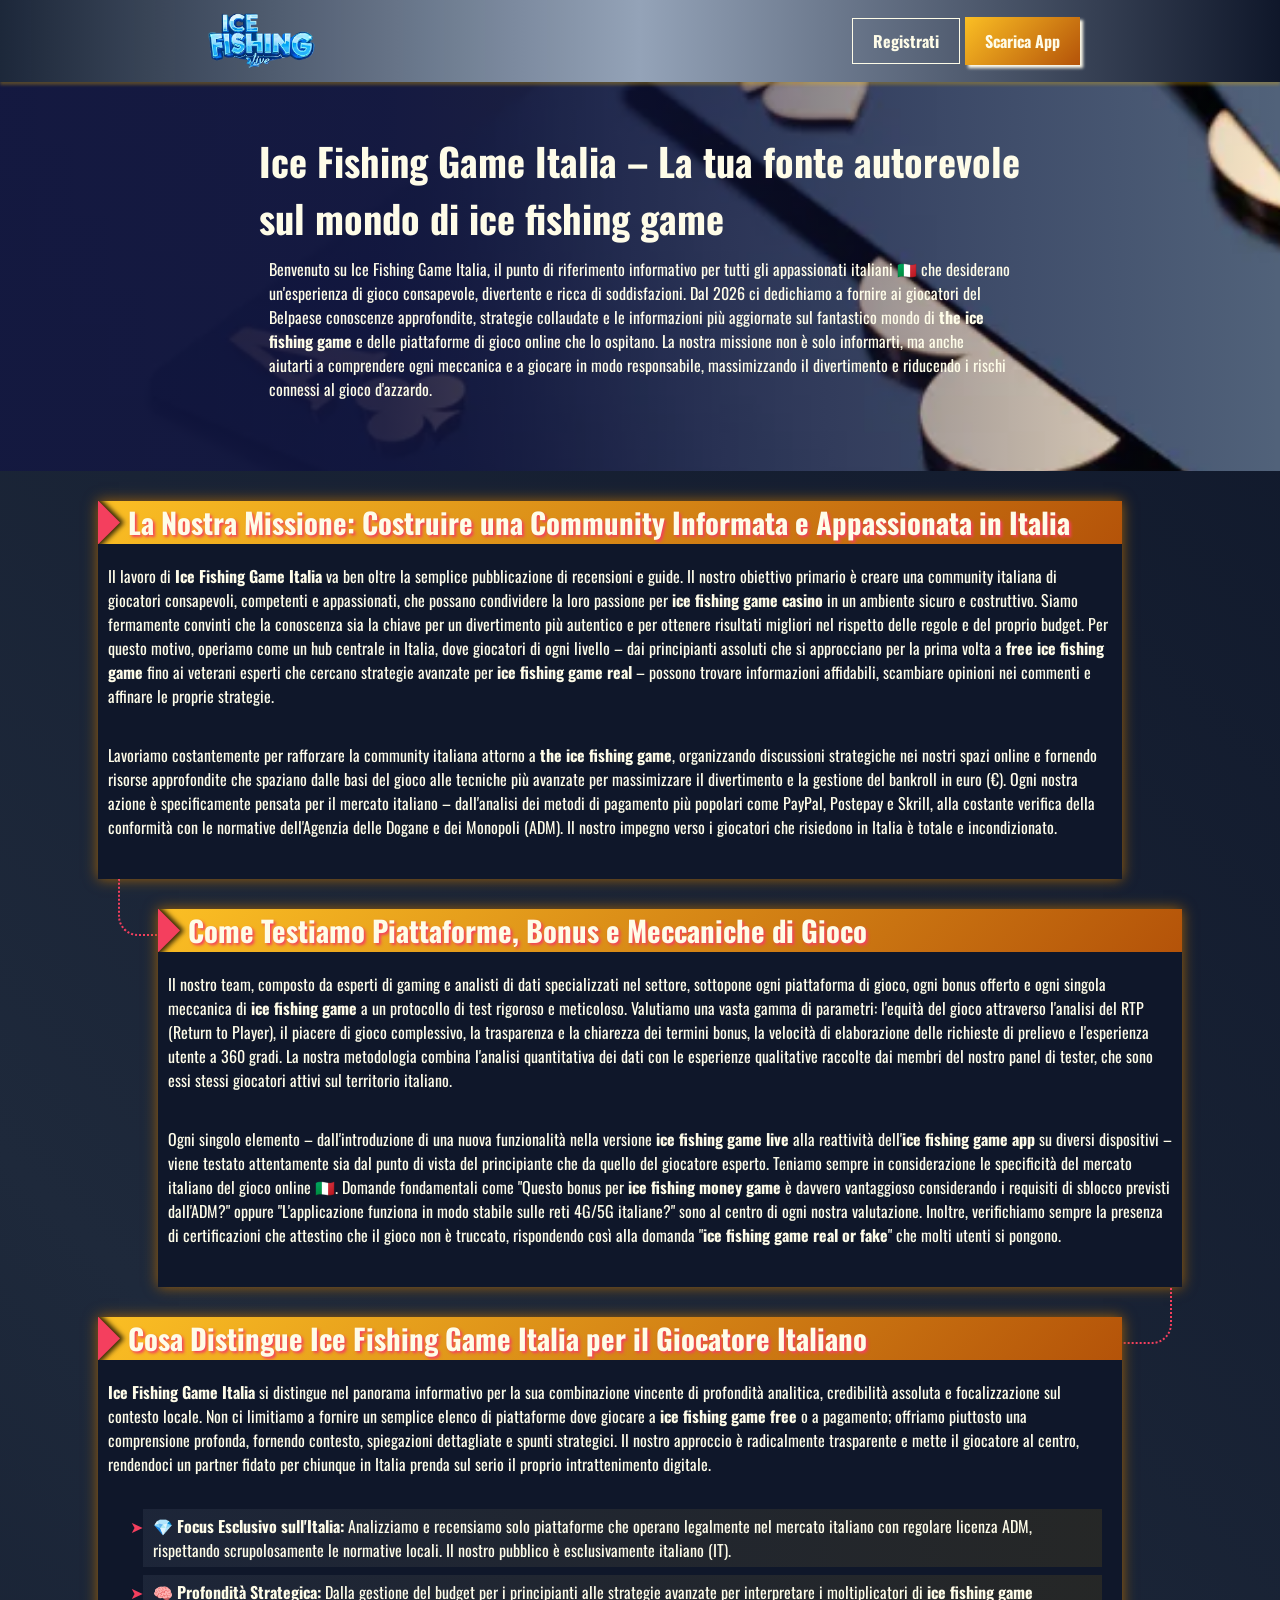
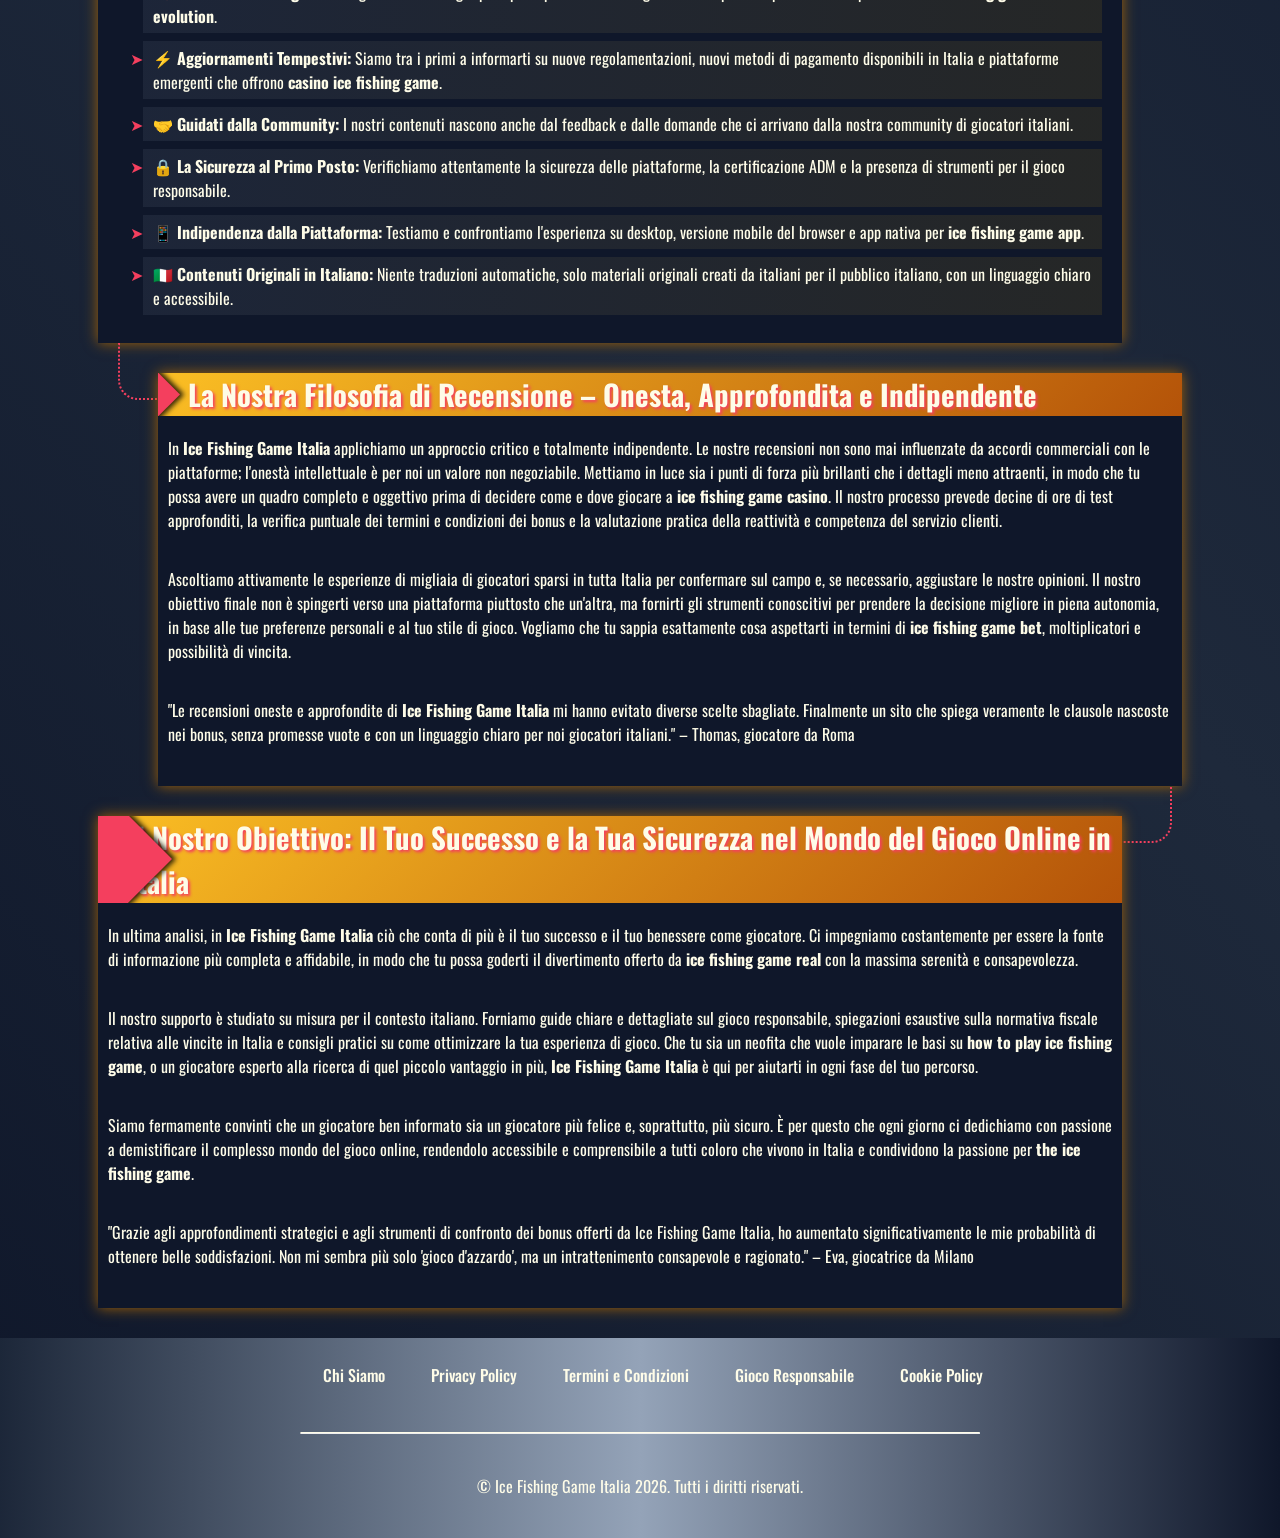
<file: about-us/index.html>
<!DOCTYPE html>
<html lang="it">

<head>
    <meta charset="UTF-8">
    <meta name="viewport" content="width=device-width, initial-scale=1.0">
    <link rel="stylesheet" href="/style.css">
    <link rel="shortcut icon" href="/favicon.ico" type="image/x-icon">
    <title>Ice Fishing Game Italia – La tua guida fidata al mondo di ice fishing game</title>
    <meta name="description"
        content="Scopri tutto su Ice Fishing Game Italia: guide approfondite, strategie vincenti, consigli degli esperti e le ultime novità sul mondo di ice fishing game per giocatori italiani.">
    <meta name="googlebot" content="index,follow,noarchive">

    <link rel="canonical" href="https://bonbonbody.it/about-us/">

    <meta property="og:type" content="website" />
    <meta property="og:title" content="Ice Fishing Game Italia – La tua guida fidata al mondo di ice fishing game" />
    <meta property="og:description"
        content="Scopri tutto su Ice Fishing Game Italia: guide approfondite, strategie vincenti e le ultime novità sul mondo di ice fishing game per giocatori italiani." />
    <meta property="og:url" content="https://bonbonbody.it/about-us/" />
    <meta property="og:site_name" content="Ice Fishing Game Italia" />
    <meta property="og:image" content="https://bonbonbody.it/img/1.webp" />
    <meta property="og:locale" content="it_IT" />

    <meta name="twitter:card" content="summary_large_image" />
    <meta name="twitter:title" content="Ice Fishing Game Italia – La tua guida fidata al mondo di ice fishing game" />
    <meta name="twitter:description"
        content="Guide complete e strategie collaudate per gli appassionati di ice fishing game in Italia." />
    <meta name="twitter:image" content="https://bonbonbody.it/img/1.webp" />
</head>

<body>

    <header>
        <div class="logo">
            <a href="/"><img src="/img/logo.webp" alt="Ice Fishing Game Italia logo" width="140" height="70"></a>
        </div>

        <div class="header-btn">
            <a href="/play/" rel="nofollow" content="noindex" class="h-violet-btn">Registrati</a>
            <a href="/play/" rel="nofollow" content="noindex" class="h-accent-btn">Scarica App</a>
        </div>
    </header>

    <main>
        <div class="promo">
            <div class="promo-l">
                <h1>Ice Fishing Game Italia – La tua fonte autorevole sul mondo di ice fishing game</h1>
                <p class="txt">
                    Benvenuto su Ice Fishing Game Italia, il punto di riferimento informativo per tutti gli appassionati
                    italiani 🇮🇹 che desiderano un'esperienza di gioco consapevole, divertente e ricca di
                    soddisfazioni. Dal 2026 ci dedichiamo a fornire ai giocatori del Belpaese conoscenze approfondite,
                    strategie collaudate e le informazioni più aggiornate sul fantastico mondo di <strong>the ice
                        fishing game</strong> e delle piattaforme di gioco online che lo ospitano. La nostra missione
                    non è solo informarti, ma anche aiutarti a comprendere ogni meccanica e a giocare in modo
                    responsabile, massimizzando il divertimento e riducendo i rischi connessi al gioco d'azzardo.
                </p>
            </div>
        </div>

        <div class="wrapper">
            <div class="container">
                <div class="container__header">
                    <h2>La Nostra Missione: Costruire una Community Informata e Appassionata in Italia</h2>
                </div>
                <div class="container__body">
                    <p class="txt">
                        Il lavoro di <strong>Ice Fishing Game Italia</strong> va ben oltre la semplice pubblicazione di
                        recensioni e guide. Il nostro obiettivo primario è creare una community italiana di giocatori
                        consapevoli, competenti e appassionati, che possano condividere la loro passione per <strong>ice
                            fishing game casino</strong> in un ambiente sicuro e costruttivo. Siamo fermamente convinti
                        che la conoscenza sia la chiave per un divertimento più autentico e per ottenere risultati
                        migliori nel rispetto delle regole e del proprio budget. Per questo motivo, operiamo come un hub
                        centrale in Italia, dove giocatori di ogni livello – dai principianti assoluti che si
                        approcciano per la prima volta a <strong>free ice fishing game</strong> fino ai veterani esperti
                        che cercano strategie avanzate per <strong>ice fishing game real</strong> – possono trovare
                        informazioni affidabili, scambiare opinioni nei commenti e affinare le proprie strategie.
                    </p>
                    <p class="txt">
                        Lavoriamo costantemente per rafforzare la community italiana attorno a <strong>the ice fishing
                            game</strong>, organizzando discussioni strategiche nei nostri spazi online e fornendo
                        risorse approfondite che spaziano dalle basi del gioco alle tecniche più avanzate per
                        massimizzare il divertimento e la gestione del bankroll in euro (€). Ogni nostra azione è
                        specificamente pensata per il mercato italiano – dall'analisi dei metodi di pagamento più
                        popolari come PayPal, Postepay e Skrill, alla costante verifica della conformità con le
                        normative dell'Agenzia delle Dogane e dei Monopoli (ADM). Il nostro impegno verso i giocatori
                        che risiedono in Italia è totale e incondizionato.
                    </p>
                </div>
            </div>

            <div class="container">
                <div class="container__header">
                    <h2>Come Testiamo Piattaforme, Bonus e Meccaniche di Gioco</h2>
                </div>
                <div class="container__body">
                    <p class="txt">
                        Il nostro team, composto da esperti di gaming e analisti di dati specializzati nel settore,
                        sottopone ogni piattaforma di gioco, ogni bonus offerto e ogni singola meccanica di <strong>ice
                            fishing game</strong> a un protocollo di test rigoroso e meticoloso. Valutiamo una vasta
                        gamma di parametri: l'equità del gioco attraverso l'analisi del RTP (Return to Player), il
                        piacere di gioco complessivo, la trasparenza e la chiarezza dei termini bonus, la velocità di
                        elaborazione delle richieste di prelievo e l'esperienza utente a 360 gradi. La nostra
                        metodologia combina l'analisi quantitativa dei dati con le esperienze qualitative raccolte dai
                        membri del nostro panel di tester, che sono essi stessi giocatori attivi sul territorio
                        italiano.
                    </p>
                    <p class="txt">
                        Ogni singolo elemento – dall'introduzione di una nuova funzionalità nella versione <strong>ice
                            fishing game live</strong> alla reattività dell'<strong>ice fishing game app</strong> su
                        diversi dispositivi – viene testato attentamente sia dal punto di vista del principiante che da
                        quello del giocatore esperto. Teniamo sempre in considerazione le specificità del mercato
                        italiano del gioco online 🇮🇹. Domande fondamentali come "Questo bonus per <strong>ice fishing
                            money game</strong> è davvero vantaggioso considerando i requisiti di sblocco previsti
                        dall'ADM?" oppure "L'applicazione funziona in modo stabile sulle reti 4G/5G italiane?" sono al
                        centro di ogni nostra valutazione. Inoltre, verifichiamo sempre la presenza di certificazioni
                        che attestino che il gioco non è truccato, rispondendo così alla domanda "<strong>ice fishing
                            game real or fake</strong>" che molti utenti si pongono.
                    </p>
                </div>
            </div>

            <div class="container">
                <div class="container__header">
                    <h2>Cosa Distingue Ice Fishing Game Italia per il Giocatore Italiano</h2>
                </div>
                <div class="container__body">
                    <p class="txt">
                        <strong>Ice Fishing Game Italia</strong> si distingue nel panorama informativo per la sua
                        combinazione vincente di profondità analitica, credibilità assoluta e focalizzazione sul
                        contesto locale. Non ci limitiamo a fornire un semplice elenco di piattaforme dove giocare a
                        <strong>ice fishing game free</strong> o a pagamento; offriamo piuttosto una comprensione
                        profonda, fornendo contesto, spiegazioni dettagliate e spunti strategici. Il nostro approccio è
                        radicalmente trasparente e mette il giocatore al centro, rendendoci un partner fidato per
                        chiunque in Italia prenda sul serio il proprio intrattenimento digitale.
                    </p>
                    <ul>
                        <li>💎 <strong>Focus Esclusivo sull'Italia:</strong> Analizziamo e recensiamo solo piattaforme
                            che operano legalmente nel mercato italiano con regolare licenza ADM, rispettando
                            scrupolosamente le normative locali. Il nostro pubblico è esclusivamente italiano (IT).</li>
                        <li>🧠 <strong>Profondità Strategica:</strong> Dalla gestione del budget per i principianti alle
                            strategie avanzate per interpretare i moltiplicatori di <strong>ice fishing game
                                evolution</strong>.</li>
                        <li>⚡ <strong>Aggiornamenti Tempestivi:</strong> Siamo tra i primi a informarti su nuove
                            regolamentazioni, nuovi metodi di pagamento disponibili in Italia e piattaforme emergenti
                            che offrono <strong>casino ice fishing game</strong>.</li>
                        <li>🤝 <strong>Guidati dalla Community:</strong> I nostri contenuti nascono anche dal feedback e
                            dalle domande che ci arrivano dalla nostra community di giocatori italiani.</li>
                        <li>🔒 <strong>La Sicurezza al Primo Posto:</strong> Verifichiamo attentamente la sicurezza
                            delle piattaforme, la certificazione ADM e la presenza di strumenti per il gioco
                            responsabile.</li>
                        <li>📱 <strong>Indipendenza dalla Piattaforma:</strong> Testiamo e confrontiamo l'esperienza su
                            desktop, versione mobile del browser e app nativa per <strong>ice fishing game app</strong>.
                        </li>
                        <li>🇮🇹 <strong>Contenuti Originali in Italiano:</strong> Niente traduzioni automatiche, solo
                            materiali originali creati da italiani per il pubblico italiano, con un linguaggio chiaro e
                            accessibile.</li>
                    </ul>
                </div>
            </div>

            <div class="container">
                <div class="container__header">
                    <h2>La Nostra Filosofia di Recensione – Onesta, Approfondita e Indipendente</h2>
                </div>
                <div class="container__body">
                    <p class="txt">
                        In <strong>Ice Fishing Game Italia</strong> applichiamo un approccio critico e totalmente
                        indipendente. Le nostre recensioni non sono mai influenzate da accordi commerciali con le
                        piattaforme; l'onestà intellettuale è per noi un valore non negoziabile. Mettiamo in luce sia i
                        punti di forza più brillanti che i dettagli meno attraenti, in modo che tu possa avere un quadro
                        completo e oggettivo prima di decidere come e dove giocare a <strong>ice fishing game
                            casino</strong>. Il nostro processo prevede decine di ore di test approfonditi, la verifica
                        puntuale dei termini e condizioni dei bonus e la valutazione pratica della reattività e
                        competenza del servizio clienti.
                    </p>
                    <p class="txt">
                        Ascoltiamo attivamente le esperienze di migliaia di giocatori sparsi in tutta Italia per
                        confermare sul campo e, se necessario, aggiustare le nostre opinioni. Il nostro obiettivo finale
                        non è spingerti verso una piattaforma piuttosto che un'altra, ma fornirti gli strumenti
                        conoscitivi per prendere la decisione migliore in piena autonomia, in base alle tue preferenze
                        personali e al tuo stile di gioco. Vogliamo che tu sappia esattamente cosa aspettarti in termini
                        di <strong>ice fishing game bet</strong>, moltiplicatori e possibilità di vincita.
                    </p>
                    <p class="txt">
                        "Le recensioni oneste e approfondite di <strong>Ice Fishing Game Italia</strong> mi hanno
                        evitato diverse scelte sbagliate. Finalmente un sito che spiega veramente le clausole nascoste
                        nei bonus, senza promesse vuote e con un linguaggio chiaro per noi giocatori italiani." –
                        Thomas, giocatore da Roma
                    </p>
                </div>
            </div>

            <div class="container">
                <div class="container__header">
                    <h2>Il Nostro Obiettivo: Il Tuo Successo e la Tua Sicurezza nel Mondo del Gioco Online in Italia
                    </h2>
                </div>
                <div class="container__body">
                    <p class="txt">
                        In ultima analisi, in <strong>Ice Fishing Game Italia</strong> ciò che conta di più è il tuo
                        successo e il tuo benessere come giocatore. Ci impegniamo costantemente per essere la fonte di
                        informazione più completa e affidabile, in modo che tu possa goderti il divertimento offerto da
                        <strong>ice fishing game real</strong> con la massima serenità e consapevolezza.
                    </p>
                    <p class="txt">
                        Il nostro supporto è studiato su misura per il contesto italiano. Forniamo guide chiare e
                        dettagliate sul gioco responsabile, spiegazioni esaustive sulla normativa fiscale relativa alle
                        vincite in Italia e consigli pratici su come ottimizzare la tua esperienza di gioco. Che tu sia
                        un neofita che vuole imparare le basi su <strong>how to play ice fishing game</strong>, o un
                        giocatore esperto alla ricerca di quel piccolo vantaggio in più, <strong>Ice Fishing Game
                            Italia</strong> è qui per aiutarti in ogni fase del tuo percorso.
                    </p>
                    <p class="txt">
                        Siamo fermamente convinti che un giocatore ben informato sia un giocatore più felice e,
                        soprattutto, più sicuro. È per questo che ogni giorno ci dedichiamo con passione a demistificare
                        il complesso mondo del gioco online, rendendolo accessibile e comprensibile a tutti coloro che
                        vivono in Italia e condividono la passione per <strong>the ice fishing game</strong>.
                    </p>
                    <p class="txt">
                        "Grazie agli approfondimenti strategici e agli strumenti di confronto dei bonus offerti da Ice
                        Fishing Game Italia, ho aumentato significativamente le mie probabilità di ottenere belle
                        soddisfazioni. Non mi sembra più solo 'gioco d'azzardo', ma un intrattenimento consapevole e
                        ragionato." – Eva, giocatrice da Milano
                    </p>
                </div>
            </div>
        </div>
    </main>

    <footer>
        <ul class="f-nav">
            <li>
                <a href="/about-us/">Chi Siamo</a>
            </li>
            <li>
                <a href="/privacy-policy/">Privacy Policy</a>
            </li>
            <li>
                <a href="/terms-and-conditions/">Termini e Condizioni</a>
            </li>
            <li>
                <a href="/responsible-gambling/">Gioco Responsabile</a>
            </li>
            <li>
                <a href="/cookie-policy/">Cookie Policy</a>
            </li>
        </ul>

        <hr>

        <p class="txt">
            © Ice Fishing Game Italia 2026. Tutti i diritti riservati.
        </p>
    </footer>
</body>

</html>
</file>
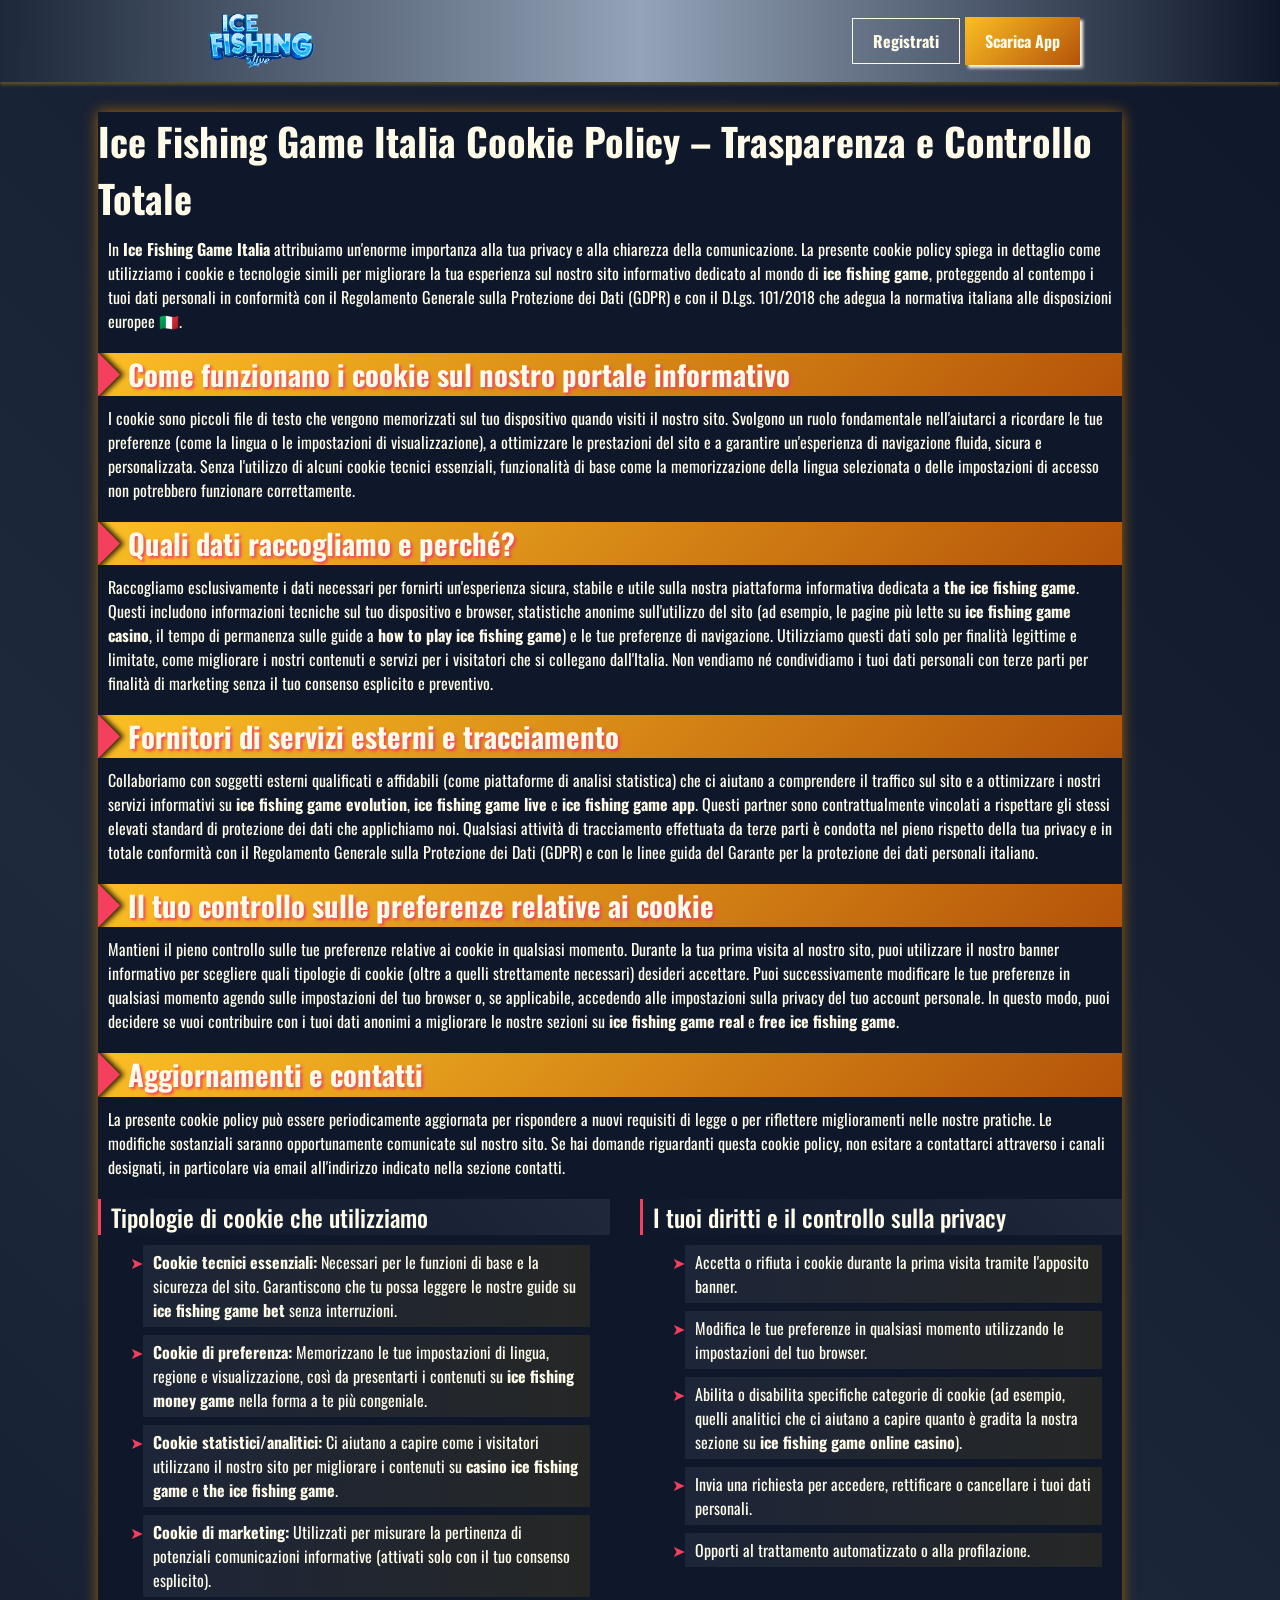
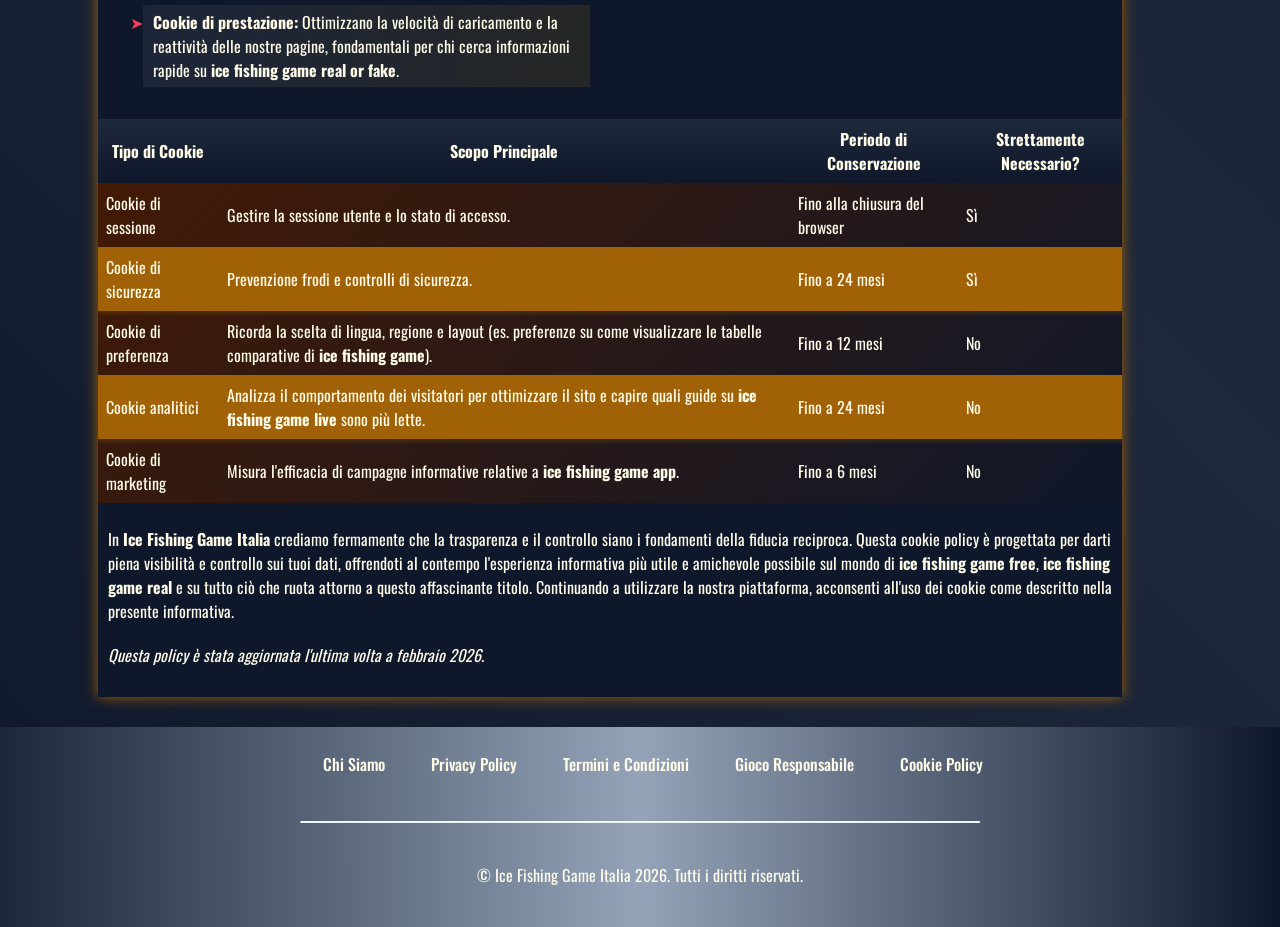
<file: cookie-policy/index.html>
<!DOCTYPE html>
<html lang="it">

<head>
    <meta charset="UTF-8">
    <meta name="viewport" content="width=device-width, initial-scale=1.0">
    <link rel="stylesheet" href="/style.css">
    <link rel="shortcut icon" href="/favicon.ico" type="image/x-icon">
    <title>Ice Fishing Game Italia – La tua privacy e trasparenza sono la nostra priorità</title>
    <meta name="description"
        content="Su Ice Fishing Game Italia trattiamo i tuoi dati con la massima cura. Scopri la nostra cookie policy per capire come i cookie migliorano la tua esperienza, con piena trasparenza sulla tua privacy in Italia.">
    <meta name="googlebot" content="index,follow,noarchive">

    <link rel="canonical" href="https://bonbonbody.it/cookie-policy/">

    <meta property="og:type" content="website" />
    <meta property="og:title"
        content="Ice Fishing Game Italia – La tua privacy e trasparenza sono la nostra priorità" />
    <meta property="og:description"
        content="Cookie policy di Ice Fishing Game Italia - Come proteggiamo i tuoi dati e ottimizziamo la tua esperienza informativa su ice fishing game." />
    <meta property="og:url" content="https://bonbonbody.it/cookie-policy/" />
    <meta property="og:site_name" content="Ice Fishing Game Italia" />
    <meta property="og:locale" content="it_IT" />

    <meta name="twitter:card" content="summary" />
    <meta name="twitter:title" content="Cookie Policy - Ice Fishing Game Italia" />
    <meta name="twitter:description"
        content="Scopri come Ice Fishing Game Italia utilizza i cookie per migliorare la tua esperienza informativa e di navigazione." />
</head>

<body>

    <header>
        <div class="logo">
            <a href="/"><img src="/img/logo.webp" alt="Ice Fishing Game Italia logo" width="140" height="70"></a>
        </div>

        <div class="header-btn">
            <a href="/play/" rel="nofollow" content="noindex" class="h-violet-btn">Registrati</a>
            <a href="/play/" rel="nofollow" content="noindex" class="h-accent-btn">Scarica App</a>
        </div>
    </header>

    <main>
        <div class="wrapper">
            <div class="container">
                <h1>Ice Fishing Game Italia Cookie Policy – Trasparenza e Controllo Totale</h1>
                <p class="txt">
                    In <strong>Ice Fishing Game Italia</strong> attribuiamo un'enorme importanza alla tua privacy e alla
                    chiarezza della comunicazione. La presente cookie policy spiega in dettaglio come utilizziamo i
                    cookie e tecnologie simili per migliorare la tua esperienza sul nostro sito informativo dedicato al
                    mondo di <strong>ice fishing game</strong>, proteggendo al contempo i tuoi dati personali in
                    conformità con il Regolamento Generale sulla Protezione dei Dati (GDPR) e con il D.Lgs. 101/2018 che
                    adegua la normativa italiana alle disposizioni europee 🇮🇹.
                </p>

                <div class="container__header">
                    <h2>Come funzionano i cookie sul nostro portale informativo</h2>
                </div>
                <p class="txt">
                    I cookie sono piccoli file di testo che vengono memorizzati sul tuo dispositivo quando visiti il
                    nostro sito. Svolgono un ruolo fondamentale nell'aiutarci a ricordare le tue preferenze (come la
                    lingua o le impostazioni di visualizzazione), a ottimizzare le prestazioni del sito e a garantire
                    un'esperienza di navigazione fluida, sicura e personalizzata. Senza l'utilizzo di alcuni cookie
                    tecnici essenziali, funzionalità di base come la memorizzazione della lingua selezionata o delle
                    impostazioni di accesso non potrebbero funzionare correttamente.
                </p>

                <div class="container__header">
                    <h2>Quali dati raccogliamo e perché?</h2>
                </div>
                <p class="txt">
                    Raccogliamo esclusivamente i dati necessari per fornirti un'esperienza sicura, stabile e utile sulla
                    nostra piattaforma informativa dedicata a <strong>the ice fishing game</strong>. Questi includono
                    informazioni tecniche sul tuo dispositivo e browser, statistiche anonime sull'utilizzo del sito (ad
                    esempio, le pagine più lette su <strong>ice fishing game casino</strong>, il tempo di permanenza
                    sulle guide a <strong>how to play ice fishing game</strong>) e le tue preferenze di navigazione.
                    Utilizziamo questi dati solo per finalità legittime e limitate, come migliorare i nostri contenuti e
                    servizi per i visitatori che si collegano dall'Italia. Non vendiamo né condividiamo i tuoi dati
                    personali con terze parti per finalità di marketing senza il tuo consenso esplicito e preventivo.
                </p>

                <div class="container__header">
                    <h2>Fornitori di servizi esterni e tracciamento</h2>
                </div>
                <p class="txt">
                    Collaboriamo con soggetti esterni qualificati e affidabili (come piattaforme di analisi statistica)
                    che ci aiutano a comprendere il traffico sul sito e a ottimizzare i nostri servizi informativi su
                    <strong>ice fishing game evolution</strong>, <strong>ice fishing game live</strong> e <strong>ice
                        fishing game app</strong>. Questi partner sono contrattualmente vincolati a rispettare gli
                    stessi elevati standard di protezione dei dati che applichiamo noi. Qualsiasi attività di
                    tracciamento effettuata da terze parti è condotta nel pieno rispetto della tua privacy e in totale
                    conformità con il Regolamento Generale sulla Protezione dei Dati (GDPR) e con le linee guida del
                    Garante per la protezione dei dati personali italiano.
                </p>

                <div class="container__header">
                    <h2>Il tuo controllo sulle preferenze relative ai cookie</h2>
                </div>
                <p class="txt">
                    Mantieni il pieno controllo sulle tue preferenze relative ai cookie in qualsiasi momento. Durante la
                    tua prima visita al nostro sito, puoi utilizzare il nostro banner informativo per scegliere quali
                    tipologie di cookie (oltre a quelli strettamente necessari) desideri accettare. Puoi successivamente
                    modificare le tue preferenze in qualsiasi momento agendo sulle impostazioni del tuo browser o, se
                    applicabile, accedendo alle impostazioni sulla privacy del tuo account personale. In questo modo,
                    puoi decidere se vuoi contribuire con i tuoi dati anonimi a migliorare le nostre sezioni su
                    <strong>ice fishing game real</strong> e <strong>free ice fishing game</strong>.
                </p>

                <div class="container__header">
                    <h2>Aggiornamenti e contatti</h2>
                </div>
                <p class="txt">
                    La presente cookie policy può essere periodicamente aggiornata per rispondere a nuovi requisiti di
                    legge o per riflettere miglioramenti nelle nostre pratiche. Le modifiche sostanziali saranno
                    opportunamente comunicate sul nostro sito. Se hai domande riguardanti questa cookie policy, non
                    esitare a contattarci attraverso i canali designati, in particolare via email all'indirizzo indicato
                    nella sezione contatti.
                </p>

                <div class="comparison-list">
                    <div>
                        <h3>Tipologie di cookie che utilizziamo</h3>
                        <ul>
                            <li><strong>Cookie tecnici essenziali:</strong> Necessari per le funzioni di base e la
                                sicurezza del sito. Garantiscono che tu possa leggere le nostre guide su <strong>ice
                                    fishing game bet</strong> senza interruzioni.</li>
                            <li><strong>Cookie di preferenza:</strong> Memorizzano le tue impostazioni di lingua,
                                regione e visualizzazione, così da presentarti i contenuti su <strong>ice fishing money
                                    game</strong> nella forma a te più congeniale.</li>
                            <li><strong>Cookie statistici/analitici:</strong> Ci aiutano a capire come i visitatori
                                utilizzano il nostro sito per migliorare i contenuti su <strong>casino ice fishing
                                    game</strong> e <strong>the ice fishing game</strong>.</li>
                            <li><strong>Cookie di marketing:</strong> Utilizzati per misurare la pertinenza di
                                potenziali comunicazioni informative (attivati solo con il tuo consenso esplicito).</li>
                            <li><strong>Cookie di prestazione:</strong> Ottimizzano la velocità di caricamento e la
                                reattività delle nostre pagine, fondamentali per chi cerca informazioni rapide su
                                <strong>ice fishing game real or fake</strong>.
                            </li>
                        </ul>
                    </div>

                    <div>
                        <h3>I tuoi diritti e il controllo sulla privacy</h3>
                        <ul>
                            <li>Accetta o rifiuta i cookie durante la prima visita tramite l'apposito banner.</li>
                            <li>Modifica le tue preferenze in qualsiasi momento utilizzando le impostazioni del tuo
                                browser.</li>
                            <li>Abilita o disabilita specifiche categorie di cookie (ad esempio, quelli analitici che ci
                                aiutano a capire quanto è gradita la nostra sezione su <strong>ice fishing game online
                                    casino</strong>).</li>
                            <li>Invia una richiesta per accedere, rettificare o cancellare i tuoi dati personali.</li>
                            <li>Opporti al trattamento automatizzato o alla profilazione.</li>
                        </ul>
                    </div>
                </div>

                <div class="table-wrapper">
                    <table>
                        <thead>
                            <tr>
                                <th>Tipo di Cookie</th>
                                <th>Scopo Principale</th>
                                <th>Periodo di Conservazione</th>
                                <th>Strettamente Necessario?</th>
                            </tr>
                        </thead>
                        <tbody>
                            <tr>
                                <td>Cookie di sessione</td>
                                <td>Gestire la sessione utente e lo stato di accesso.</td>
                                <td>Fino alla chiusura del browser</td>
                                <td>Sì</td>
                            </tr>
                            <tr>
                                <td>Cookie di sicurezza</td>
                                <td>Prevenzione frodi e controlli di sicurezza.</td>
                                <td>Fino a 24 mesi</td>
                                <td>Sì</td>
                            </tr>
                            <tr>
                                <td>Cookie di preferenza</td>
                                <td>Ricorda la scelta di lingua, regione e layout (es. preferenze su come visualizzare
                                    le tabelle comparative di <strong>ice fishing game</strong>).</td>
                                <td>Fino a 12 mesi</td>
                                <td>No</td>
                            </tr>
                            <tr>
                                <td>Cookie analitici</td>
                                <td>Analizza il comportamento dei visitatori per ottimizzare il sito e capire quali
                                    guide su <strong>ice fishing game live</strong> sono più lette.</td>
                                <td>Fino a 24 mesi</td>
                                <td>No</td>
                            </tr>
                            <tr>
                                <td>Cookie di marketing</td>
                                <td>Misura l'efficacia di campagne informative relative a <strong>ice fishing game
                                        app</strong>.</td>
                                <td>Fino a 6 mesi</td>
                                <td>No</td>
                            </tr>
                        </tbody>
                    </table>
                </div>

                <p class="txt">
                    In <strong>Ice Fishing Game Italia</strong> crediamo fermamente che la trasparenza e il controllo
                    siano i fondamenti della fiducia reciproca. Questa cookie policy è progettata per darti piena
                    visibilità e controllo sui tuoi dati, offrendoti al contempo l'esperienza informativa più utile e
                    amichevole possibile sul mondo di <strong>ice fishing game free</strong>, <strong>ice fishing game
                        real</strong> e su tutto ciò che ruota attorno a questo affascinante titolo. Continuando a
                    utilizzare la nostra piattaforma, acconsenti all'uso dei cookie come descritto nella presente
                    informativa.
                </p>
                <p class="txt">
                    <em>Questa policy è stata aggiornata l'ultima volta a febbraio 2026.</em>
                </p>
            </div>
        </div>
    </main>

    <footer>
        <ul class="f-nav">
            <li>
                <a href="/about-us/">Chi Siamo</a>
            </li>
            <li>
                <a href="/privacy-policy/">Privacy Policy</a>
            </li>
            <li>
                <a href="/terms-and-conditions/">Termini e Condizioni</a>
            </li>
            <li>
                <a href="/responsible-gambling/">Gioco Responsabile</a>
            </li>
            <li>
                <a href="/cookie-policy/">Cookie Policy</a>
            </li>
        </ul>

        <hr>

        <p class="txt">
            © Ice Fishing Game Italia 2026. Tutti i diritti riservati.
        </p>
    </footer>
</body>

</html>
</file>
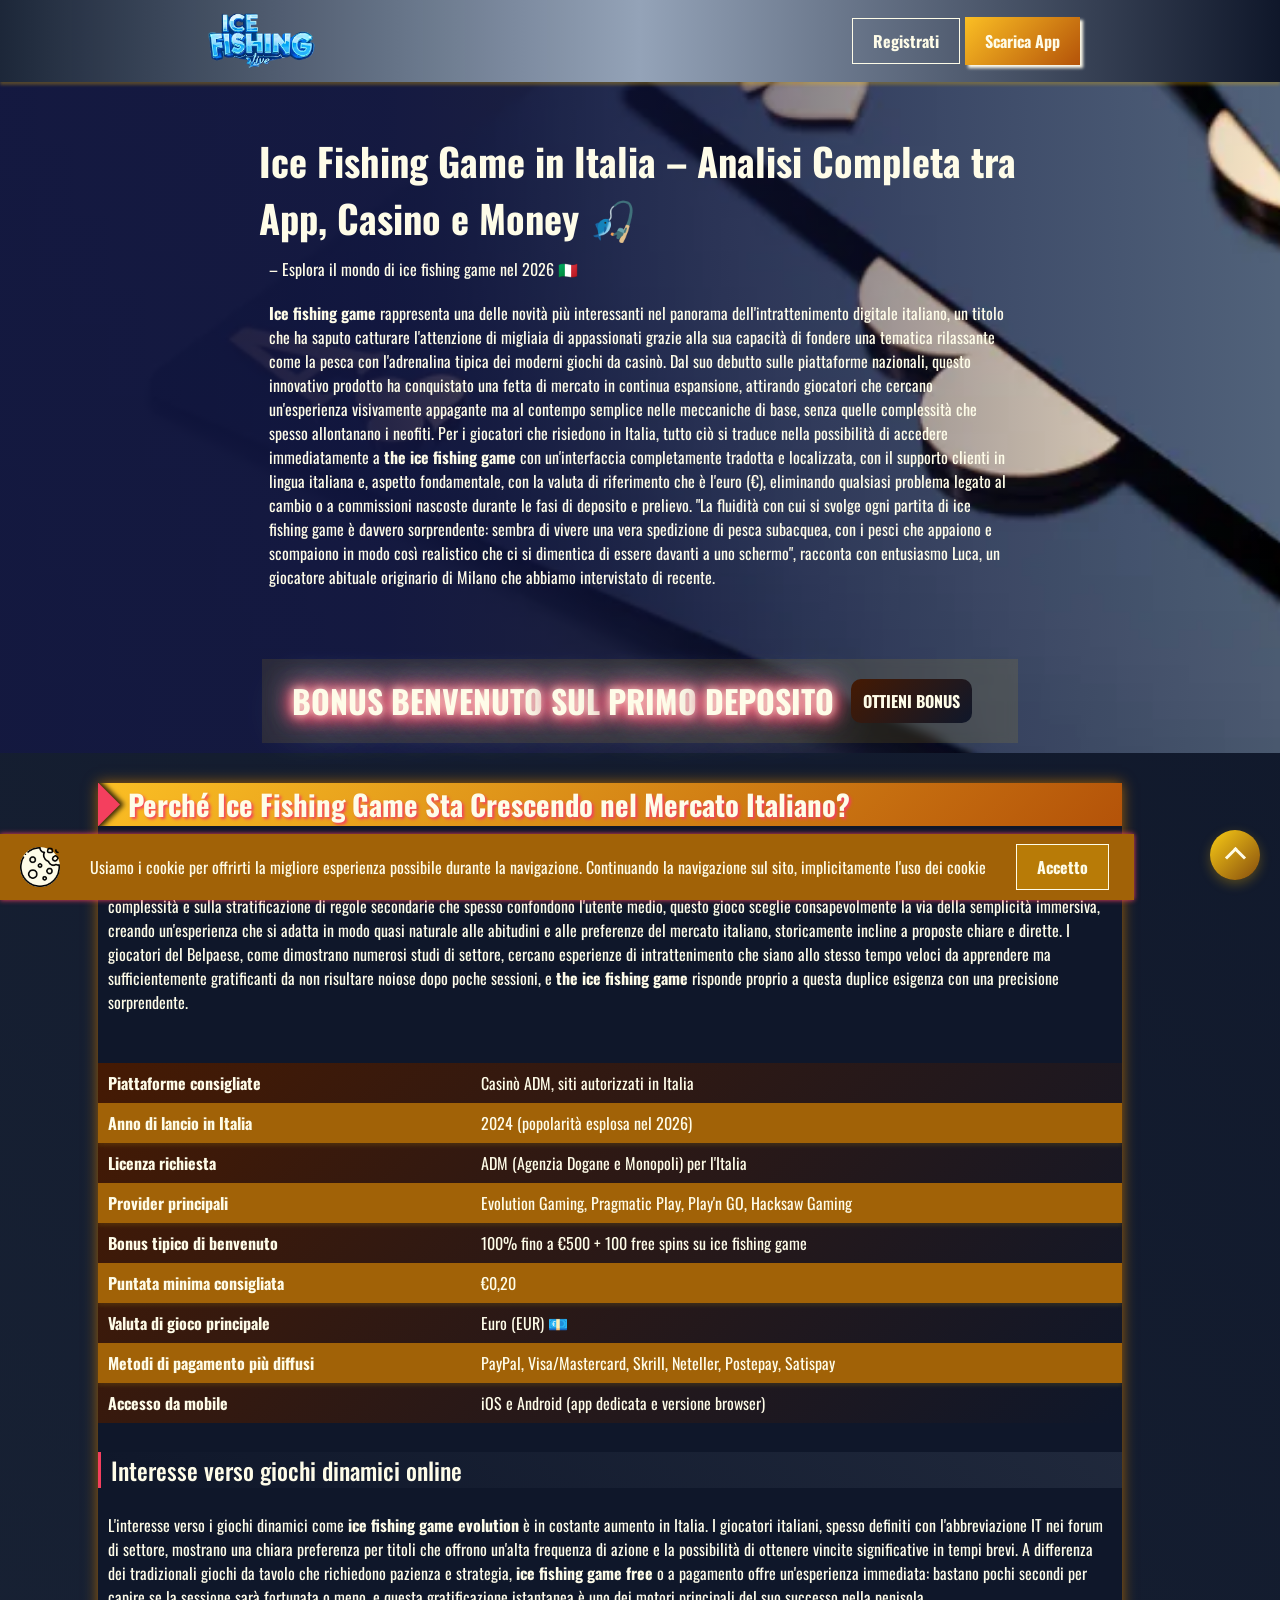
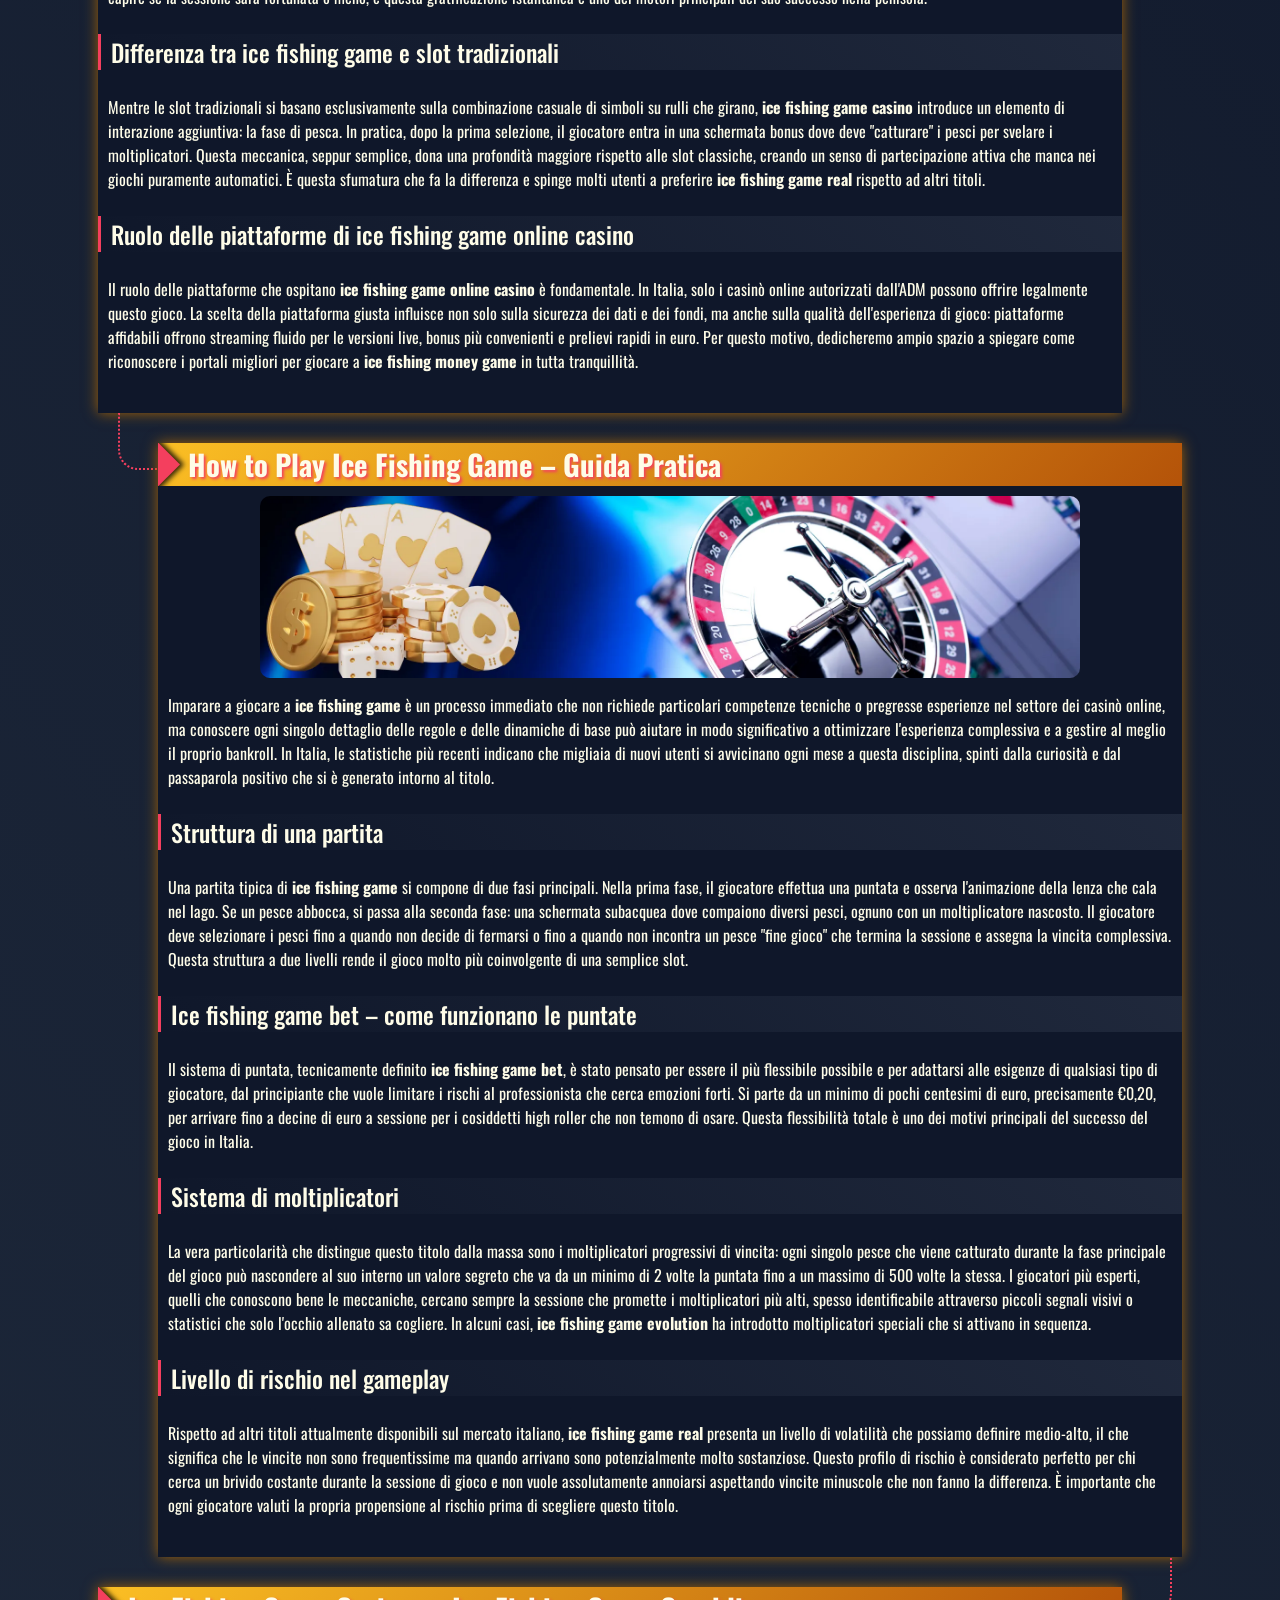
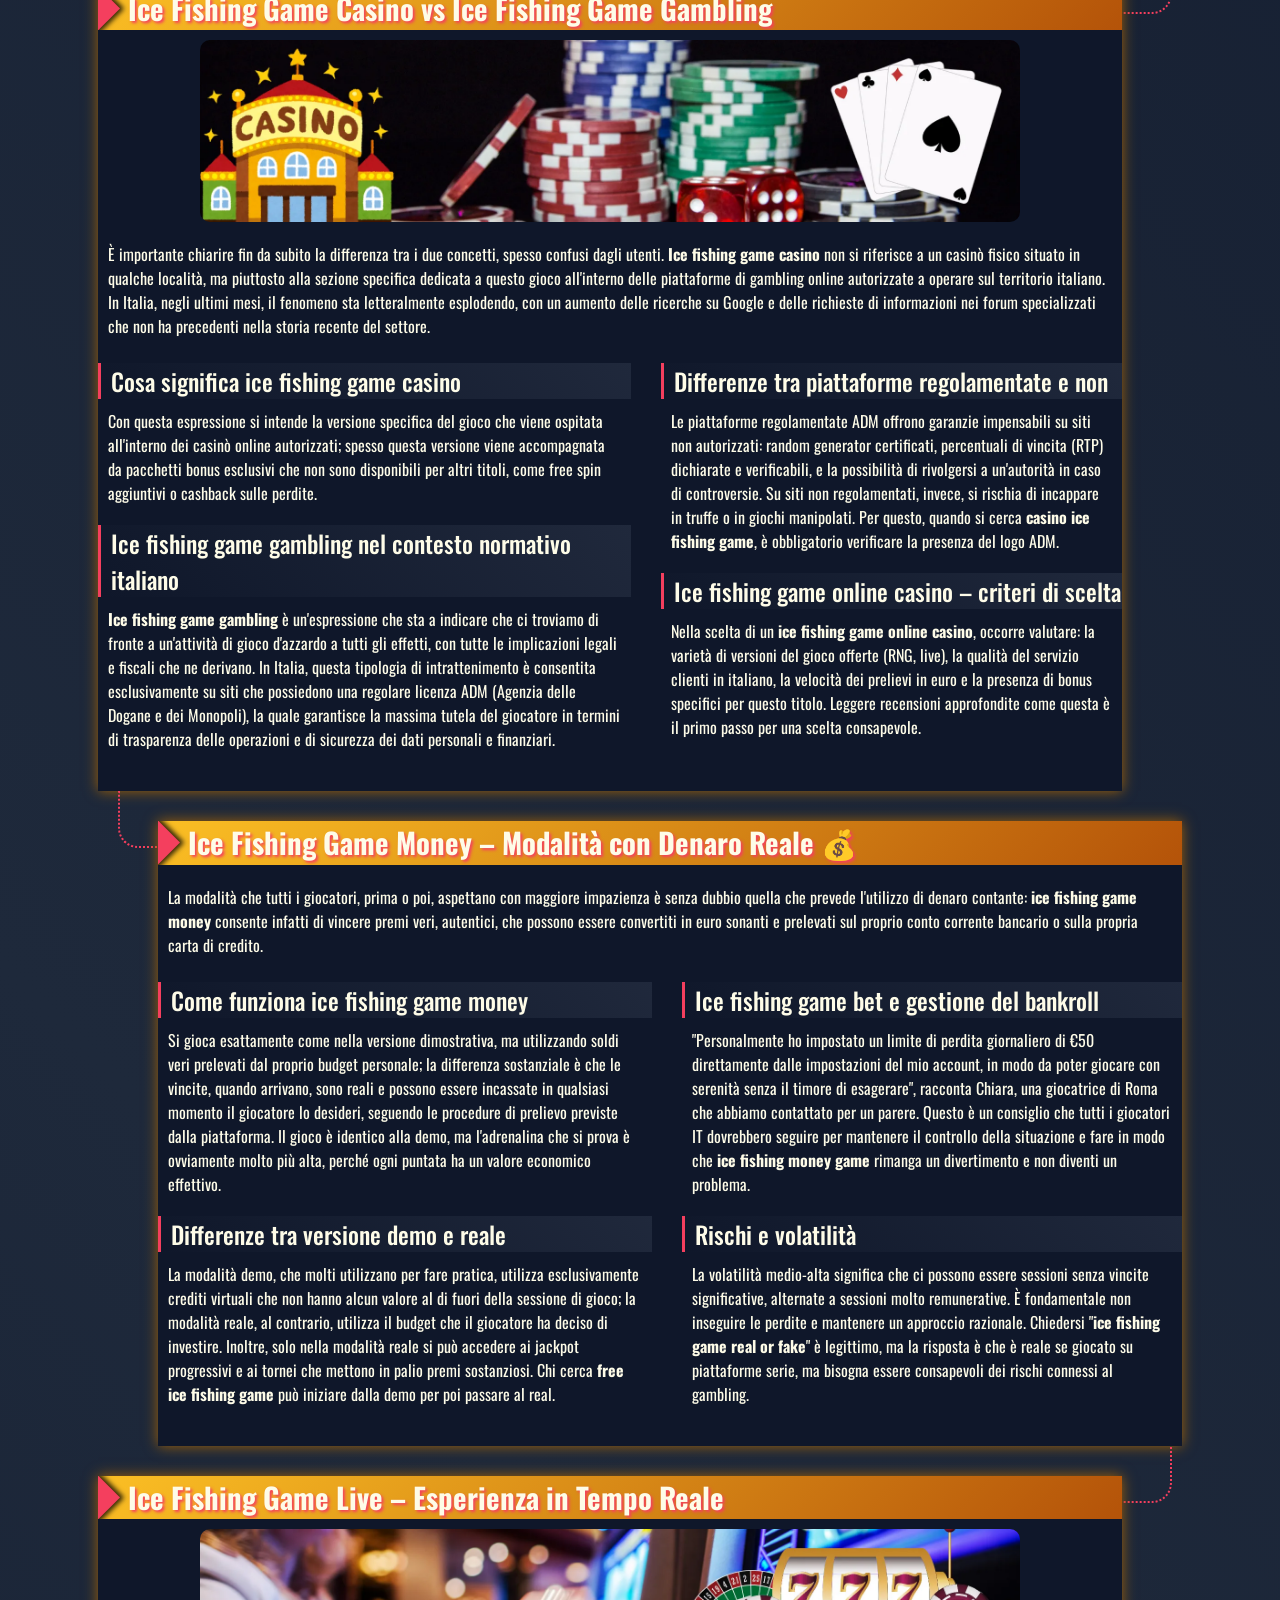
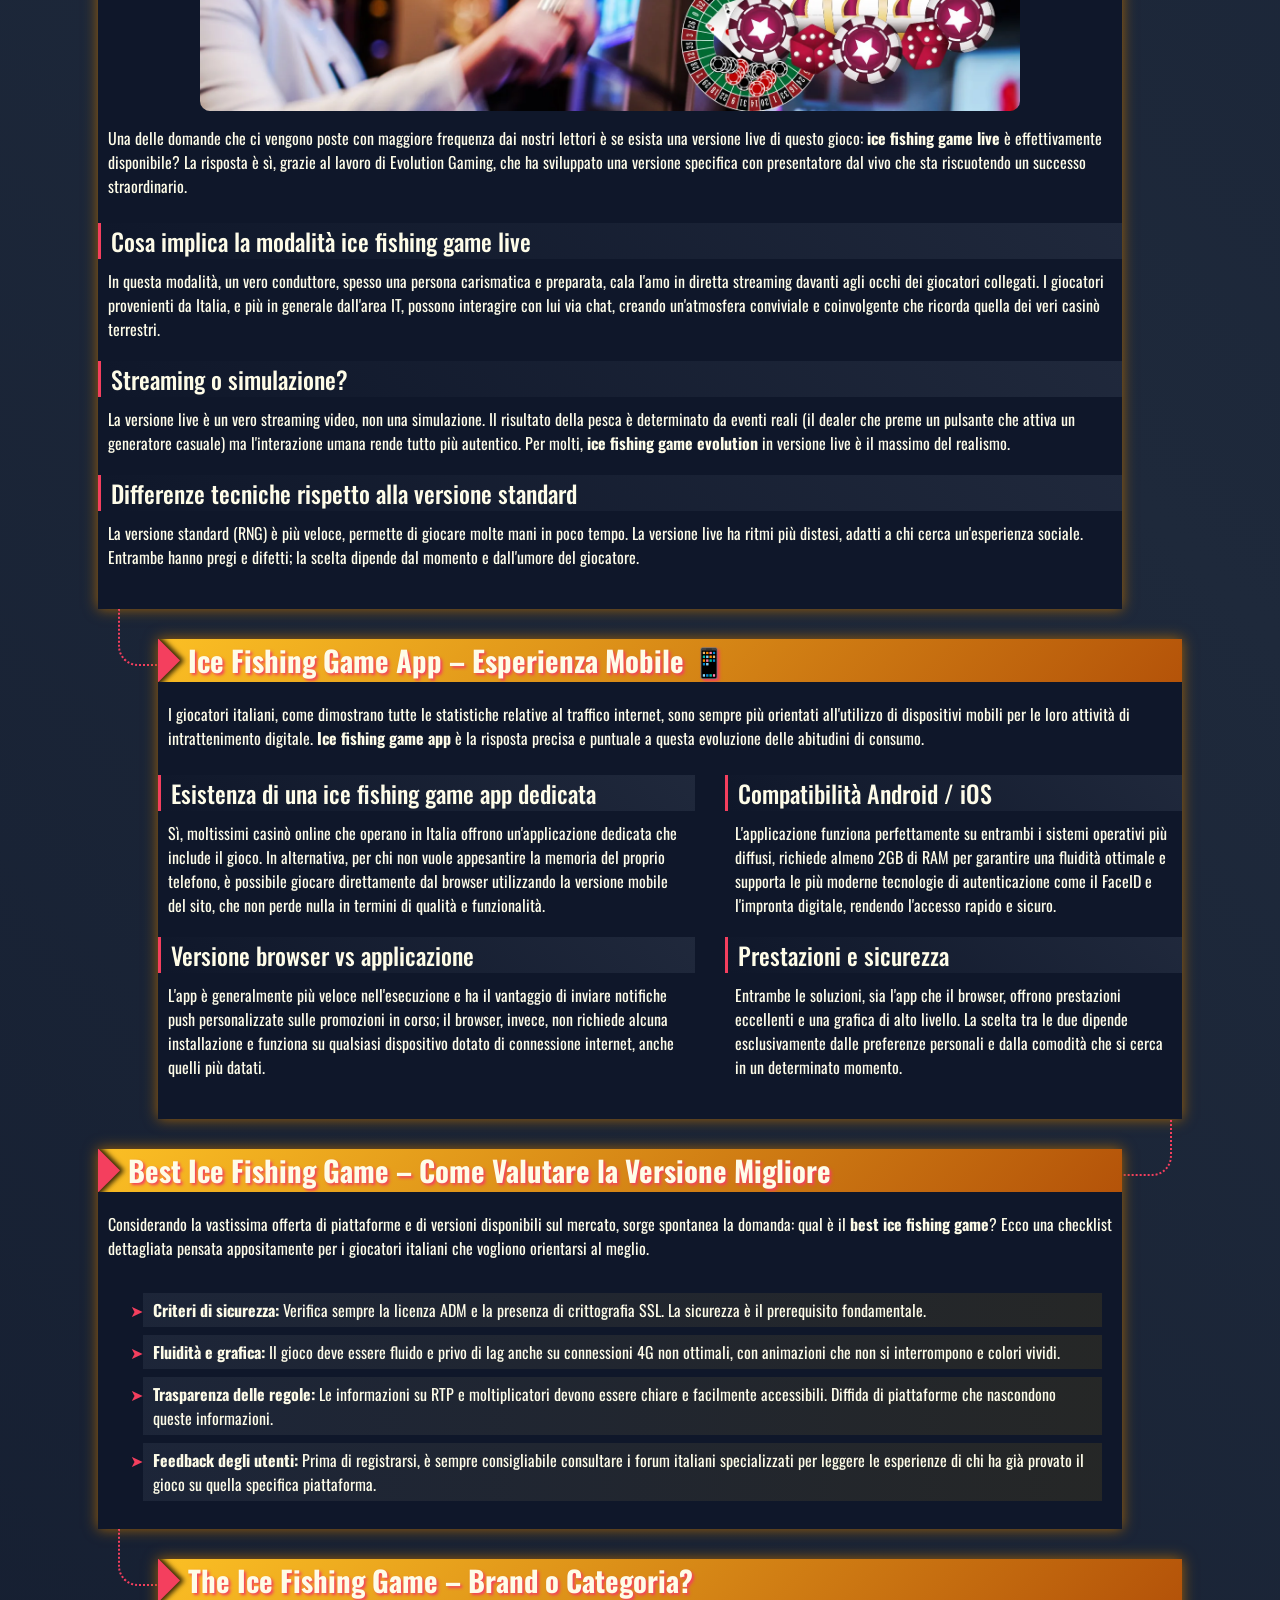
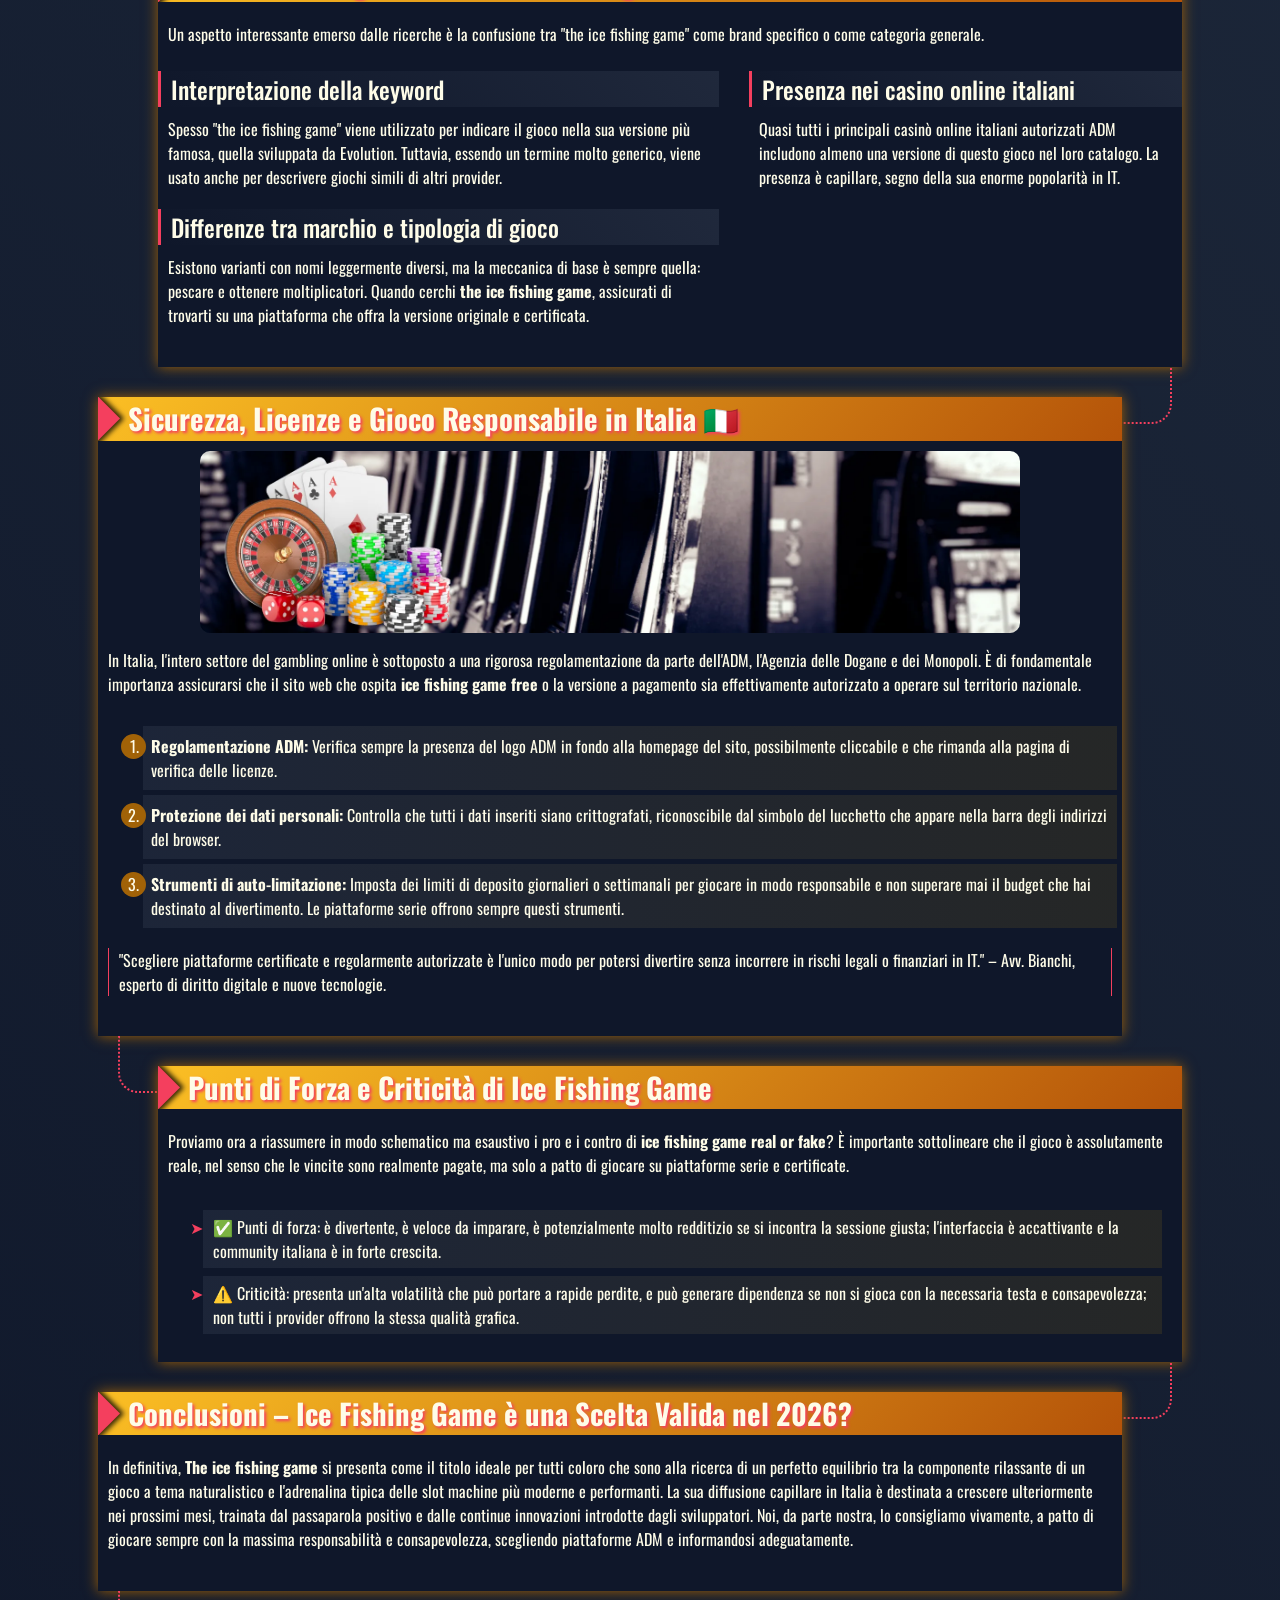
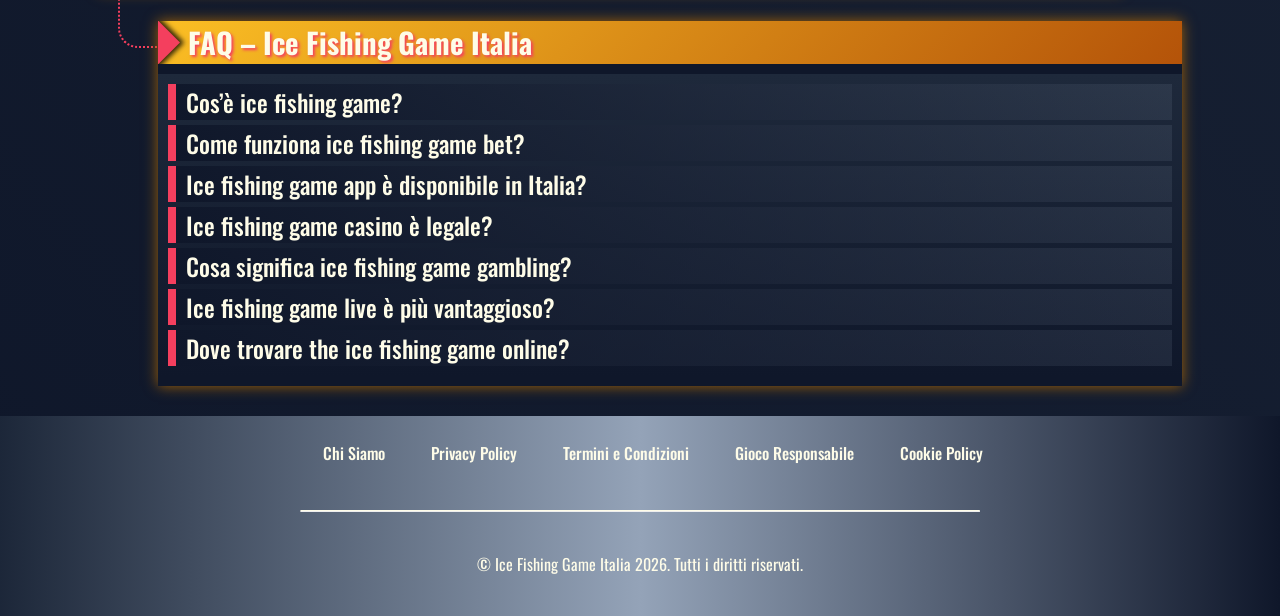
<file: it-it/index.html>
<!DOCTYPE html>
<html lang="it-IT">

<head>
    <meta charset="UTF-8">
    <meta name="viewport" content="width=device-width, initial-scale=1.0">
    <link rel="stylesheet" href="/style.css">
    <link rel="shortcut icon" href="/favicon.ico" type="image/x-icon">
    <title>Ice Fishing Game Italia 2026 – App, Casino, Bet e Versione Live</title>
    <meta name="description"
        content="Guida completa a ice fishing game in Italia: how to play ice fishing game, ice fishing game app, bet, live, money e casino online. Analisi aggiornata 2026.">
    <meta name="googlebot" content="index,follow,noarchive">

    <link rel="alternate" hreflang="it-IT" href="https://bonbonbody.it/it-it/">
    <link rel="alternate" hreflang="x-default" href="https://bonbonbody.it/">
    <link rel="canonical" href="https://bonbonbody.it/it-it/">

    <meta property="og:type" content="website" />
    <meta property="og:title" content="Ice Fishing Game Italia 2026 – App, Casino, Bet e Versione Live" />
    <meta property="og:description"
        content="Guida completa a ice fishing game in Italia: how to play ice fishing game, ice fishing game app, bet, live, money e casino online. Analisi aggiornata 2026." />
    <meta property="og:url" content="https://bonbonbody.it/" />
    <meta property="og:site_name" content="Ice Fishing Game Italia" />
    <meta property="og:image" content="https://bonbonbody.it/img/1.webp" />
    <meta property="og:locale" content="it_IT" />

    <meta name="twitter:card" content="summary_large_image" />
    <meta name="twitter:title" content="Ice Fishing Game Italia 2026 – App, Casino, Bet e Versione Live" />
    <meta name="twitter:description"
        content="Guida completa a ice fishing game in Italia: how to play ice fishing game, ice fishing game app, bet, live, money e casino online. Analisi aggiornata 2026." />
    <meta name="twitter:image" content="https://bonbonbody.it/img/1.webp" />

    <script type="application/ld+json">
    {
        "@context": "https://schema.org",
        "@type": "Article",
        "headline": "Ice Fishing Game Italia 2026 – App, Casino, Bet e Versione Live",
        "description": "Guida completa a ice fishing game in Italia: how to play ice fishing game, ice fishing game app, bet, live, money e casino online. Analisi aggiornata 2026.",
        "mainEntityOfPage": {
            "@type": "WebPage",
            "@id": "https://bonbonbody.it/"
        },
        "author": {
            "@type": "Person",
            "name": "Marco Ferrara",
            "url": "https://bonbonbody.it/"
        },
        "publisher": {
            "@type": "Organization",
            "name": "Ice Fishing Game Italia",
            "logo": {
                "@type": "ImageObject",
                "url": "https://bonbonbody.it/img/logo.webp"
            }
        },
        "datePublished": "2026-02-25",
        "dateModified": "2026-02-25"
    }
    </script>

    <script type="application/ld+json">
    {
        "@context": "https://schema.org",
        "@type": "WebSite",
        "url": "https://bonbonbody.it/",
        "name": "Ice Fishing Game Italia",
        "description": "Analisi e recensioni su ice fishing game in Italia: piattaforme, bonus e strategie di gioco.",
        "inLanguage": "it-IT"
    }
    </script>

    <script type="application/ld+json">
    {
        "@context": "https://schema.org",
        "@type": "BreadcrumbList",
        "itemListElement": [{
                "@type": "ListItem",
                "position": 1,
                "name": "Home",
                "item": "https://bonbonbody.it/"
            },
            {
                "@type": "ListItem",
                "position": 2,
                "name": "🎰 The Ice Fishing Game",
                "item": "https://bonbonbody.it/"
            }
        ]
    }
    </script>

    <script type="application/ld+json">
    {
      "@context": "https://schema.org",
      "@type": "FAQPage",
      "mainEntity": [
        {
          "@type": "Question",
          "name": "Cos’è ice fishing game?",
          "acceptedAnswer": {
            "@type": "Answer",
            "text": "Ice fishing game è un gioco da casinò online a tema pesca, sviluppato da provider come Evolution o Pragmatic Play, che combina grafica accattivante e meccaniche basate sui moltiplicatori. In Italia è molto apprezzato per la sua semplicità e immediatezza."
          }
        },
        {
          "@type": "Question",
          "name": "Come funziona ice fishing game bet?",
          "acceptedAnswer": {
            "@type": "Answer",
            "text": "La puntata (bet) funziona selezionando l'importo in EUR (€) e avviando la partita; le vincite dipendono dai simboli e dai moltiplicatori che appaiono durante la fase di pesca. Il sistema è semplice e accessibile a tutti."
          }
        },
        {
          "@type": "Question",
          "name": "Ice fishing game app è disponibile in Italia?",
          "acceptedAnswer": {
            "@type": "Answer",
            "text": "Sì, esiste una ice fishing game app scaricabile su dispositivi Android e iOS tramite i casinò partner autorizzati in Italia, offrendo la stessa qualità grafica della versione desktop."
          }
        },
        {
          "@type": "Question",
          "name": "Ice fishing game casino è legale?",
          "acceptedAnswer": {
            "@type": "Answer",
            "text": "Ice fishing game casino è legale in Italia solo se la piattaforma che lo ospita possiede regolare licenza ADM, garantendo sicurezza, trasparenza e protezione del giocatore."
          }
        },
        {
          "@type": "Question",
          "name": "Cosa significa ice fishing game gambling?",
          "acceptedAnswer": {
            "@type": "Answer",
            "text": "Ice fishing game gambling indica che si tratta di un'attività di gioco d'azzardo online, dove si possono vincere o perdere soldi reali, regolamentata in Italia dall'ADM per garantire la massima tutela."
          }
        },
        {
          "@type": "Question",
          "name": "Ice fishing game live è più vantaggioso?",
          "acceptedAnswer": {
            "@type": "Answer",
            "text": "Ice fishing game live offre un'esperienza più immersiva con un presentatore reale, ma le meccaniche di vincita sono simili. La scelta dipende dalle preferenze personali: chi cerca interazione preferisce il live, chi vuole velocità opta per l'RNG."
          }
        },
        {
          "@type": "Question",
          "name": "Dove trovare the ice fishing game online?",
          "acceptedAnswer": {
            "@type": "Answer",
            "text": "The ice fishing game online è disponibile su numerosi casinò autorizzati ADM in Italia. Consigliamo di confrontare le offerte e leggere le recensioni su siti affidabili come questo per scegliere la piattaforma migliore."
          }
        }
      ]
    }
    </script>
</head>

<body>
    <header>
        <div class="logo">
            <a href="/"><img src="/img/logo.webp" alt="Ice Fishing Game Italia logo" width="140" height="70"></a>
        </div>
        <div class="header-btn">
            <a href="/play/" rel="nofollow" content="noindex" class="h-violet-btn">Registrati</a>
            <a href="/play/" rel="nofollow" content="noindex" class="h-accent-btn">Scarica App</a>
        </div>
    </header>

    <main>
        <div class="promo">
            <div class="promo-l ">
                <h1>Ice Fishing Game in Italia – Analisi Completa tra App, Casino e Money 🎣</h1>
                <p class="txt">
                    – Esplora il mondo di ice fishing game nel 2026 🇮🇹
                </p>
                <p class="txt">
                    <strong>Ice fishing game</strong> rappresenta una delle novità più interessanti nel panorama
                    dell'intrattenimento digitale italiano, un titolo che ha saputo catturare l'attenzione di migliaia
                    di appassionati grazie alla sua capacità di fondere una tematica rilassante come la pesca con
                    l'adrenalina tipica dei moderni giochi da casinò. Dal suo debutto sulle piattaforme nazionali,
                    questo innovativo prodotto ha conquistato una fetta di mercato in continua espansione, attirando
                    giocatori che cercano un'esperienza visivamente appagante ma al contempo semplice nelle meccaniche
                    di base, senza quelle complessità che spesso allontanano i neofiti. Per i giocatori che risiedono in
                    Italia, tutto ciò si traduce nella possibilità di accedere immediatamente a <strong>the ice fishing
                        game</strong> con un'interfaccia completamente tradotta e localizzata, con il supporto clienti
                    in lingua italiana e, aspetto fondamentale, con la valuta di riferimento che è l'euro (€),
                    eliminando qualsiasi problema legato al cambio o a commissioni nascoste durante le fasi di deposito
                    e prelievo. "La fluidità con cui si svolge ogni partita di ice fishing game è davvero sorprendente:
                    sembra di vivere una vera spedizione di pesca subacquea, con i pesci che appaiono e scompaiono in
                    modo così realistico che ci si dimentica di essere davanti a uno schermo", racconta con entusiasmo
                    Luca, un giocatore abituale originario di Milano che abbiamo intervistato di recente.
                </p>
            </div>

            <div class="promo-gift">
                <p class="txt-accent">
                    <span class="fast-flicker">Bonus benvenuto</span> sul <span class="flicker">primo</span> deposito
                </p>

                <a href="/play/" rel="nofollow" content="noindex" class="btn-accent">Ottieni Bonus</a>
            </div>
        </div>

        <div class="wrapper">

            <div class="container" id="">
                <div class="container__header">
                    <h2>Perché Ice Fishing Game Sta Crescendo nel Mercato Italiano?</h2>
                </div>
                <div class="container__body">
                    <p class="txt">
                        Nel vasto e variegato panorama dei giochi da casinò online disponibili per il pubblico italiano,
                        <strong>ice fishing game</strong> rappresenta un unicum, un mix perfettamente bilanciato tra la
                        tradizione dei titoli a tema naturalistico e l'innovazione tecnologica portata dai moderni
                        software di gaming. Mentre moltissimi altri prodotti puntano tutto sulla complessità e sulla
                        stratificazione di regole secondarie che spesso confondono l'utente medio, questo gioco sceglie
                        consapevolmente la via della semplicità immersiva, creando un'esperienza che si adatta in modo
                        quasi naturale alle abitudini e alle preferenze del mercato italiano, storicamente incline a
                        proposte chiare e dirette. I giocatori del Belpaese, come dimostrano numerosi studi di settore,
                        cercano esperienze di intrattenimento che siano allo stesso tempo veloci da apprendere ma
                        sufficientemente gratificanti da non risultare noiose dopo poche sessioni, e <strong>the ice
                            fishing game</strong> risponde proprio a questa duplice esigenza con una precisione
                        sorprendente.
                    </p>
                    <div class="table-wrapper">
                        <table>
                            <tbody>
                                <tr>
                                    <td class="row-title">Piattaforme consigliate</td>
                                    <td>Casinò ADM, siti autorizzati in Italia</td>
                                </tr>
                                <tr>
                                    <td class="row-title">Anno di lancio in Italia</td>
                                    <td>2024 (popolarità esplosa nel 2026)</td>
                                </tr>
                                <tr>
                                    <td class="row-title">Licenza richiesta</td>
                                    <td>ADM (Agenzia Dogane e Monopoli) per l'Italia</td>
                                </tr>
                                <tr>
                                    <td class="row-title">Provider principali</td>
                                    <td>Evolution Gaming, Pragmatic Play, Play'n GO, Hacksaw Gaming</td>
                                </tr>
                                <tr>
                                    <td class="row-title">Bonus tipico di benvenuto</td>
                                    <td>100% fino a €500 + 100 free spins su ice fishing game</td>
                                </tr>
                                <tr>
                                    <td class="row-title">Puntata minima consigliata</td>
                                    <td>€0,20</td>
                                </tr>
                                <tr>
                                    <td class="row-title">Valuta di gioco principale</td>
                                    <td>Euro (EUR) 💶</td>
                                </tr>
                                <tr>
                                    <td class="row-title">Metodi di pagamento più diffusi</td>
                                    <td>PayPal, Visa/Mastercard, Skrill, Neteller, Postepay, Satispay</td>
                                </tr>
                                <tr>
                                    <td class="row-title">Accesso da mobile</td>
                                    <td>iOS e Android (app dedicata e versione browser)</td>
                                </tr>
                            </tbody>
                        </table>
                    </div>
                    <h3>Interesse verso giochi dinamici online</h3>
                    <p class="txt">
                        L'interesse verso i giochi dinamici come <strong>ice fishing game evolution</strong> è in
                        costante aumento in Italia. I giocatori italiani, spesso definiti con l'abbreviazione IT nei
                        forum di settore, mostrano una chiara preferenza per titoli che offrono un'alta frequenza di
                        azione e la possibilità di ottenere vincite significative in tempi brevi. A differenza dei
                        tradizionali giochi da tavolo che richiedono pazienza e strategia, <strong>ice fishing game
                            free</strong> o a pagamento offre un'esperienza immediata: bastano pochi secondi per capire
                        se la sessione sarà fortunata o meno, e questa gratificazione istantanea è uno dei motori
                        principali del suo successo nella penisola.
                    </p>
                    <h3>Differenza tra ice fishing game e slot tradizionali</h3>
                    <p class="txt">
                        Mentre le slot tradizionali si basano esclusivamente sulla combinazione casuale di simboli su
                        rulli che girano, <strong>ice fishing game casino</strong> introduce un elemento di interazione
                        aggiuntiva: la fase di pesca. In pratica, dopo la prima selezione, il giocatore entra in una
                        schermata bonus dove deve "catturare" i pesci per svelare i moltiplicatori. Questa meccanica,
                        seppur semplice, dona una profondità maggiore rispetto alle slot classiche, creando un senso di
                        partecipazione attiva che manca nei giochi puramente automatici. È questa sfumatura che fa la
                        differenza e spinge molti utenti a preferire <strong>ice fishing game real</strong> rispetto ad
                        altri titoli.
                    </p>
                    <h3>Ruolo delle piattaforme di ice fishing game online casino</h3>
                    <p class="txt">
                        Il ruolo delle piattaforme che ospitano <strong>ice fishing game online casino</strong> è
                        fondamentale. In Italia, solo i casinò online autorizzati dall'ADM possono offrire legalmente
                        questo gioco. La scelta della piattaforma giusta influisce non solo sulla sicurezza dei dati e
                        dei fondi, ma anche sulla qualità dell'esperienza di gioco: piattaforme affidabili offrono
                        streaming fluido per le versioni live, bonus più convenienti e prelievi rapidi in euro. Per
                        questo motivo, dedicheremo ampio spazio a spiegare come riconoscere i portali migliori per
                        giocare a <strong>ice fishing money game</strong> in tutta tranquillità.
                    </p>
                </div>
            </div>

            <div class="container" id="inscription">
                <div class="container__header">
                    <h2>How to Play Ice Fishing Game – Guida Pratica</h2>
                </div>
                <div class="container__body">
                    <div class="img">
                        <img src="/img/2.webp" alt="How to play Ice Fishing Game" width="1000" height="800">
                    </div>
                    <p class="txt">
                        Imparare a giocare a <strong>ice fishing game</strong> è un processo immediato che non richiede
                        particolari competenze tecniche o pregresse esperienze nel settore dei casinò online, ma
                        conoscere ogni singolo dettaglio delle regole e delle dinamiche di base può aiutare in modo
                        significativo a ottimizzare l'esperienza complessiva e a gestire al meglio il proprio bankroll.
                        In Italia, le statistiche più recenti indicano che migliaia di nuovi utenti si avvicinano ogni
                        mese a questa disciplina, spinti dalla curiosità e dal passaparola positivo che si è generato
                        intorno al titolo.
                    </p>
                    <h3>Struttura di una partita</h3>
                    <p class="txt">
                        Una partita tipica di <strong>ice fishing game</strong> si compone di due fasi principali. Nella
                        prima fase, il giocatore effettua una puntata e osserva l'animazione della lenza che cala nel
                        lago. Se un pesce abbocca, si passa alla seconda fase: una schermata subacquea dove compaiono
                        diversi pesci, ognuno con un moltiplicatore nascosto. Il giocatore deve selezionare i pesci fino
                        a quando non decide di fermarsi o fino a quando non incontra un pesce "fine gioco" che termina
                        la sessione e assegna la vincita complessiva. Questa struttura a due livelli rende il gioco
                        molto più coinvolgente di una semplice slot.
                    </p>
                    <h3>Ice fishing game bet – come funzionano le puntate</h3>
                    <p class="txt">
                        Il sistema di puntata, tecnicamente definito <strong>ice fishing game bet</strong>, è stato
                        pensato per essere il più flessibile possibile e per adattarsi alle esigenze di qualsiasi tipo
                        di giocatore, dal principiante che vuole limitare i rischi al professionista che cerca emozioni
                        forti. Si parte da un minimo di pochi centesimi di euro, precisamente €0,20, per arrivare fino a
                        decine di euro a sessione per i cosiddetti high roller che non temono di osare. Questa
                        flessibilità totale è uno dei motivi principali del successo del gioco in Italia.
                    </p>
                    <h3>Sistema di moltiplicatori</h3>
                    <p class="txt">
                        La vera particolarità che distingue questo titolo dalla massa sono i moltiplicatori progressivi
                        di vincita: ogni singolo pesce che viene catturato durante la fase principale del gioco può
                        nascondere al suo interno un valore segreto che va da un minimo di 2 volte la puntata fino a un
                        massimo di 500 volte la stessa. I giocatori più esperti, quelli che conoscono bene le
                        meccaniche, cercano sempre la sessione che promette i moltiplicatori più alti, spesso
                        identificabile attraverso piccoli segnali visivi o statistici che solo l'occhio allenato sa
                        cogliere. In alcuni casi, <strong>ice fishing game evolution</strong> ha introdotto
                        moltiplicatori speciali che si attivano in sequenza.
                    </p>
                    <h3>Livello di rischio nel gameplay</h3>
                    <p class="txt">
                        Rispetto ad altri titoli attualmente disponibili sul mercato italiano, <strong>ice fishing game
                            real</strong> presenta un livello di volatilità che possiamo definire medio-alto, il che
                        significa che le vincite non sono frequentissime ma quando arrivano sono potenzialmente molto
                        sostanziose. Questo profilo di rischio è considerato perfetto per chi cerca un brivido costante
                        durante la sessione di gioco e non vuole assolutamente annoiarsi aspettando vincite minuscole
                        che non fanno la differenza. È importante che ogni giocatore valuti la propria propensione al
                        rischio prima di scegliere questo titolo.
                    </p>
                </div>
            </div>

            <div class="container" id="review">
                <div class="container__header">
                    <h2>Ice Fishing Game Casino vs Ice Fishing Game Gambling</h2>
                </div>
                <div class="img">
                    <img src="/img/1.webp" alt="Ice Fishing Game Casino" width="1000" height="800">
                </div>
                <div class="container__body">
                    <p class="txt">
                        È importante chiarire fin da subito la differenza tra i due concetti, spesso confusi dagli
                        utenti. <strong>Ice fishing game casino</strong> non si riferisce a un casinò fisico situato in
                        qualche località, ma piuttosto alla sezione specifica dedicata a questo gioco all'interno delle
                        piattaforme di gambling online autorizzate a operare sul territorio italiano. In Italia, negli
                        ultimi mesi, il fenomeno sta letteralmente esplodendo, con un aumento delle ricerche su Google e
                        delle richieste di informazioni nei forum specializzati che non ha precedenti nella storia
                        recente del settore.
                    </p>
                    <div class="comparison-list">
                        <div>
                            <h3>Cosa significa ice fishing game casino</h3>
                            <p class="txt">Con questa espressione si intende la versione specifica del gioco che viene
                                ospitata all'interno dei casinò online autorizzati; spesso questa versione viene
                                accompagnata da pacchetti bonus esclusivi che non sono disponibili per altri titoli,
                                come free spin aggiuntivi o cashback sulle perdite.</p>
                            <h3>Ice fishing game gambling nel contesto normativo italiano</h3>
                            <p class="txt"><strong>Ice fishing game gambling</strong> è un'espressione che sta a
                                indicare che ci troviamo di fronte a un'attività di gioco d'azzardo a tutti gli effetti,
                                con tutte le implicazioni legali e fiscali che ne derivano. In Italia, questa tipologia
                                di intrattenimento è consentita esclusivamente su siti che possiedono una regolare
                                licenza ADM (Agenzia delle Dogane e dei Monopoli), la quale garantisce la massima tutela
                                del giocatore in termini di trasparenza delle operazioni e di sicurezza dei dati
                                personali e finanziari.</p>
                        </div>
                        <div>
                            <h3>Differenze tra piattaforme regolamentate e non</h3>
                            <p class="txt">Le piattaforme regolamentate ADM offrono garanzie impensabili su siti non
                                autorizzati: random generator certificati, percentuali di vincita (RTP) dichiarate e
                                verificabili, e la possibilità di rivolgersi a un'autorità in caso di controversie. Su
                                siti non regolamentati, invece, si rischia di incappare in truffe o in giochi
                                manipolati. Per questo, quando si cerca <strong>casino ice fishing game</strong>, è
                                obbligatorio verificare la presenza del logo ADM.</p>
                            <h3>Ice fishing game online casino – criteri di scelta</h3>
                            <p class="txt">Nella scelta di un <strong>ice fishing game online casino</strong>, occorre
                                valutare: la varietà di versioni del gioco offerte (RNG, live), la qualità del servizio
                                clienti in italiano, la velocità dei prelievi in euro e la presenza di bonus specifici
                                per questo titolo. Leggere recensioni approfondite come questa è il primo passo per una
                                scelta consapevole.</p>
                        </div>
                    </div>
                </div>
            </div>

            <div class="container" id="games">
                <div class="container__header">
                    <h2>Ice Fishing Game Money – Modalità con Denaro Reale 💰</h2>
                </div>
                <div class="container__body">
                    <p class="txt">
                        La modalità che tutti i giocatori, prima o poi, aspettano con maggiore impazienza è senza dubbio
                        quella che prevede l'utilizzo di denaro contante: <strong>ice fishing game money</strong>
                        consente infatti di vincere premi veri, autentici, che possono essere convertiti in euro sonanti
                        e prelevati sul proprio conto corrente bancario o sulla propria carta di credito.
                    </p>
                    <div class="comparison-list">
                        <div>
                            <h3>Come funziona ice fishing game money</h3>
                            <p class="txt">Si gioca esattamente come nella versione dimostrativa, ma utilizzando soldi
                                veri prelevati dal proprio budget personale; la differenza sostanziale è che le vincite,
                                quando arrivano, sono reali e possono essere incassate in qualsiasi momento il giocatore
                                lo desideri, seguendo le procedure di prelievo previste dalla piattaforma. Il gioco è
                                identico alla demo, ma l'adrenalina che si prova è ovviamente molto più alta, perché
                                ogni puntata ha un valore economico effettivo.</p>
                            <h3>Differenze tra versione demo e reale</h3>
                            <p class="txt">La modalità demo, che molti utilizzano per fare pratica, utilizza
                                esclusivamente crediti virtuali che non hanno alcun valore al di fuori della sessione di
                                gioco; la modalità reale, al contrario, utilizza il budget che il giocatore ha deciso di
                                investire. Inoltre, solo nella modalità reale si può accedere ai jackpot progressivi e
                                ai tornei che mettono in palio premi sostanziosi. Chi cerca <strong>free ice fishing
                                    game</strong> può iniziare dalla demo per poi passare al real.</p>
                        </div>
                        <div>
                            <h3>Ice fishing game bet e gestione del bankroll</h3>
                            <p class="txt">"Personalmente ho impostato un limite di perdita giornaliero di €50
                                direttamente dalle impostazioni del mio account, in modo da poter giocare con serenità
                                senza il timore di esagerare", racconta Chiara, una giocatrice di Roma che abbiamo
                                contattato per un parere. Questo è un consiglio che tutti i giocatori IT dovrebbero
                                seguire per mantenere il controllo della situazione e fare in modo che <strong>ice
                                    fishing money game</strong> rimanga un divertimento e non diventi un problema.</p>
                            <h3>Rischi e volatilità</h3>
                            <p class="txt">La volatilità medio-alta significa che ci possono essere sessioni senza
                                vincite significative, alternate a sessioni molto remunerative. È fondamentale non
                                inseguire le perdite e mantenere un approccio razionale. Chiedersi "<strong>ice fishing
                                    game real or fake</strong>" è legittimo, ma la risposta è che è reale se giocato su
                                piattaforme serie, ma bisogna essere consapevoli dei rischi connessi al gambling.</p>
                        </div>
                    </div>
                </div>
            </div>

            <div class="container" id="bonus">
                <div class="container__header">
                    <h2>Ice Fishing Game Live – Esperienza in Tempo Reale</h2>
                </div>
                <div class="container__body">
                    <div class="img">
                        <img src="/img/3.webp" alt="Ice Fishing Game Live" width="1000" height="800">
                    </div>
                    <p class="txt">
                        Una delle domande che ci vengono poste con maggiore frequenza dai nostri lettori è se esista una
                        versione live di questo gioco: <strong>ice fishing game live</strong> è effettivamente
                        disponibile? La risposta è sì, grazie al lavoro di Evolution Gaming, che ha sviluppato una
                        versione specifica con presentatore dal vivo che sta riscuotendo un successo straordinario.
                    </p>
                    <div>
                        <h3>Cosa implica la modalità ice fishing game live</h3>
                        <p class="txt">In questa modalità, un vero conduttore, spesso una persona carismatica e
                            preparata, cala l'amo in diretta streaming davanti agli occhi dei giocatori collegati. I
                            giocatori provenienti da Italia, e più in generale dall'area IT, possono interagire con lui
                            via chat, creando un'atmosfera conviviale e coinvolgente che ricorda quella dei veri casinò
                            terrestri.</p>
                        <h3>Streaming o simulazione?</h3>
                        <p class="txt">La versione live è un vero streaming video, non una simulazione. Il risultato
                            della pesca è determinato da eventi reali (il dealer che preme un pulsante che attiva un
                            generatore casuale) ma l'interazione umana rende tutto più autentico. Per molti, <strong>ice
                                fishing game evolution</strong> in versione live è il massimo del realismo.</p>
                        <h3>Differenze tecniche rispetto alla versione standard</h3>
                        <p class="txt">La versione standard (RNG) è più veloce, permette di giocare molte mani in poco
                            tempo. La versione live ha ritmi più distesi, adatti a chi cerca un'esperienza sociale.
                            Entrambe hanno pregi e difetti; la scelta dipende dal momento e dall'umore del giocatore.
                        </p>
                    </div>
                </div>
            </div>

            <div class="container" id="conseils">
                <div class="container__header">
                    <h2>Ice Fishing Game App – Esperienza Mobile 📱</h2>
                </div>
                <div class="container__body">
                    <p class="txt">
                        I giocatori italiani, come dimostrano tutte le statistiche relative al traffico internet, sono
                        sempre più orientati all'utilizzo di dispositivi mobili per le loro attività di intrattenimento
                        digitale. <strong>Ice fishing game app</strong> è la risposta precisa e puntuale a questa
                        evoluzione delle abitudini di consumo.
                    </p>
                    <div class="comparison-list">
                        <div>
                            <h3>Esistenza di una ice fishing game app dedicata</h3>
                            <p class="txt">Sì, moltissimi casinò online che operano in Italia offrono un'applicazione
                                dedicata che include il gioco. In alternativa, per chi non vuole appesantire la memoria
                                del proprio telefono, è possibile giocare direttamente dal browser utilizzando la
                                versione mobile del sito, che non perde nulla in termini di qualità e funzionalità.</p>
                            <h3>Versione browser vs applicazione</h3>
                            <p class="txt">L'app è generalmente più veloce nell'esecuzione e ha il vantaggio di inviare
                                notifiche push personalizzate sulle promozioni in corso; il browser, invece, non
                                richiede alcuna installazione e funziona su qualsiasi dispositivo dotato di connessione
                                internet, anche quelli più datati.</p>
                        </div>
                        <div>
                            <h3>Compatibilità Android / iOS</h3>
                            <p class="txt">L'applicazione funziona perfettamente su entrambi i sistemi operativi più
                                diffusi, richiede almeno 2GB di RAM per garantire una fluidità ottimale e supporta le
                                più moderne tecnologie di autenticazione come il FaceID e l'impronta digitale, rendendo
                                l'accesso rapido e sicuro.</p>
                            <h3>Prestazioni e sicurezza</h3>
                            <p class="txt">Entrambe le soluzioni, sia l'app che il browser, offrono prestazioni
                                eccellenti e una grafica di alto livello. La scelta tra le due dipende esclusivamente
                                dalle preferenze personali e dalla comodità che si cerca in un determinato momento.</p>
                        </div>
                    </div>
                </div>
            </div>

            <div class="container" id="demo">
                <div class="container__header">
                    <h2>Best Ice Fishing Game – Come Valutare la Versione Migliore</h2>
                </div>
                <div class="container__body">
                    <p class="txt">
                        Considerando la vastissima offerta di piattaforme e di versioni disponibili sul mercato, sorge
                        spontanea la domanda: qual è il <strong>best ice fishing game</strong>? Ecco una checklist
                        dettagliata pensata appositamente per i giocatori italiani che vogliono orientarsi al meglio.
                    </p>
                    <ul>
                        <li><strong>Criteri di sicurezza:</strong> Verifica sempre la licenza ADM e la presenza di
                            crittografia SSL. La sicurezza è il prerequisito fondamentale.</li>
                        <li><strong>Fluidità e grafica:</strong> Il gioco deve essere fluido e privo di lag anche su
                            connessioni 4G non ottimali, con animazioni che non si interrompono e colori vividi.</li>
                        <li><strong>Trasparenza delle regole:</strong> Le informazioni su RTP e moltiplicatori devono
                            essere chiare e facilmente accessibili. Diffida di piattaforme che nascondono queste
                            informazioni.</li>
                        <li><strong>Feedback degli utenti:</strong> Prima di registrarsi, è sempre consigliabile
                            consultare i forum italiani specializzati per leggere le esperienze di chi ha già provato il
                            gioco su quella specifica piattaforma.</li>
                    </ul>
                </div>
            </div>

            <div class="container" id="deposit">
                <div class="container__header">
                    <h2>The Ice Fishing Game – Brand o Categoria?</h2>
                </div>
                <div class="container__body">
                    <p class="txt">
                        Un aspetto interessante emerso dalle ricerche è la confusione tra "the ice fishing game" come
                        brand specifico o come categoria generale.
                    </p>
                    <div class="comparison-list">
                        <div>
                            <h3>Interpretazione della keyword</h3>
                            <p class="txt">Spesso "the ice fishing game" viene utilizzato per indicare il gioco nella
                                sua versione più famosa, quella sviluppata da Evolution. Tuttavia, essendo un termine
                                molto generico, viene usato anche per descrivere giochi simili di altri provider.</p>
                            <h3>Differenze tra marchio e tipologia di gioco</h3>
                            <p class="txt">Esistono varianti con nomi leggermente diversi, ma la meccanica di base è
                                sempre quella: pescare e ottenere moltiplicatori. Quando cerchi <strong>the ice fishing
                                    game</strong>, assicurati di trovarti su una piattaforma che offra la versione
                                originale e certificata.</p>
                        </div>
                        <div>
                            <h3>Presenza nei casino online italiani</h3>
                            <p class="txt">Quasi tutti i principali casinò online italiani autorizzati ADM includono
                                almeno una versione di questo gioco nel loro catalogo. La presenza è capillare, segno
                                della sua enorme popolarità in IT.</p>
                        </div>
                    </div>
                </div>
            </div>

            <div class="container" id="withdrawal">
                <div class="container__header">
                    <h2>Sicurezza, Licenze e Gioco Responsabile in Italia 🇮🇹</h2>
                </div>
                <div class="container__body">
                    <div class="img">
                        <img src="/img/4.webp" alt="Sicurezza e gioco responsabile" width="1000" height="800">
                    </div>
                    <p class="txt">
                        In Italia, l'intero settore del gambling online è sottoposto a una rigorosa regolamentazione da
                        parte dell'ADM, l'Agenzia delle Dogane e dei Monopoli. È di fondamentale importanza assicurarsi
                        che il sito web che ospita <strong>ice fishing game free</strong> o la versione a pagamento sia
                        effettivamente autorizzato a operare sul territorio nazionale.
                    </p>
                    <ol>
                        <li><strong>Regolamentazione ADM:</strong> Verifica sempre la presenza del logo ADM in fondo
                            alla homepage del sito, possibilmente cliccabile e che rimanda alla pagina di verifica delle
                            licenze.</li>
                        <li><strong>Protezione dei dati personali:</strong> Controlla che tutti i dati inseriti siano
                            crittografati, riconoscibile dal simbolo del lucchetto che appare nella barra degli
                            indirizzi del browser.</li>
                        <li><strong>Strumenti di auto-limitazione:</strong> Imposta dei limiti di deposito giornalieri o
                            settimanali per giocare in modo responsabile e non superare mai il budget che hai destinato
                            al divertimento. Le piattaforme serie offrono sempre questi strumenti.</li>
                    </ol>
                    <p class="txt quote">"Scegliere piattaforme certificate e regolarmente autorizzate è l'unico modo
                        per potersi divertire senza incorrere in rischi legali o finanziari in IT." – Avv. Bianchi,
                        esperto di diritto digitale e nuove tecnologie.</p>
                </div>
            </div>

            <div class="container" id="user-reviews">
                <div class="container__header">
                    <h2>Punti di Forza e Criticità di Ice Fishing Game</h2>
                </div>
                <div class="container__body">
                    <p class="txt">
                        Proviamo ora a riassumere in modo schematico ma esaustivo i pro e i contro di <strong>ice
                            fishing game real or fake</strong>? È importante sottolineare che il gioco è assolutamente
                        reale, nel senso che le vincite sono realmente pagate, ma solo a patto di giocare su piattaforme
                        serie e certificate.
                    </p>
                    <ul>
                        <li>✅ Punti di forza: è divertente, è veloce da imparare, è potenzialmente molto redditizio se
                            si incontra la sessione giusta; l'interfaccia è accattivante e la community italiana è in
                            forte crescita.</li>
                        <li>⚠️ Criticità: presenta un'alta volatilità che può portare a rapide perdite, e può generare
                            dipendenza se non si gioca con la necessaria testa e consapevolezza; non tutti i provider
                            offrono la stessa qualità grafica.</li>
                    </ul>
                </div>
            </div>

            <div class="container" id="author">
                <div class="container__header">
                    <h2>Conclusioni – Ice Fishing Game è una Scelta Valida nel 2026?</h2>
                </div>
                <div class="container__body">
                    <p class="txt">
                        In definitiva, <strong>The ice fishing game</strong> si presenta come il titolo ideale per tutti
                        coloro che sono alla ricerca di un perfetto equilibrio tra la componente rilassante di un gioco
                        a tema naturalistico e l'adrenalina tipica delle slot machine più moderne e performanti. La sua
                        diffusione capillare in Italia è destinata a crescere ulteriormente nei prossimi mesi, trainata
                        dal passaparola positivo e dalle continue innovazioni introdotte dagli sviluppatori. Noi, da
                        parte nostra, lo consigliamo vivamente, a patto di giocare sempre con la massima responsabilità
                        e consapevolezza, scegliendo piattaforme ADM e informandosi adeguatamente.
                    </p>
                </div>
            </div>

            <div class="container" id="faq">
                <div class="container__header">
                    <h2>FAQ – Ice Fishing Game Italia</h2>
                </div>

                <div class="faq-content">
                    <details class="qa-content__item">
                        <summary>
                            <h3 class="qa-title">Cos’è ice fishing game?</h3>
                        </summary>
                        <div class="qa-answaer">È un gioco da casinò online a tema pesca con moltiplicatori, molto amato
                            in Italia per la sua semplicità e le potenziali grandi vincite. Si trova su piattaforme ADM.
                        </div>
                    </details>
                    <details class="qa-content__item">
                        <summary>
                            <h3 class="qa-title">Come funziona ice fishing game bet?</h3>
                        </summary>
                        <div class="qa-answaer">Si sceglie l'importo in € che si desidera puntare, si clicca sul
                            pulsante di avvio e si "pesca"; le vincite vengono calcolate in base ai pesci catturati e ai
                            relativi moltiplicatori.</div>
                    </details>
                    <details class="qa-content__item">
                        <summary>
                            <h3 class="qa-title">Ice fishing game app è disponibile in Italia?</h3>
                        </summary>
                        <div class="qa-answaer">Sì, è disponibile per il download su dispositivi Android e iOS tramite i
                            casinò partner autorizzati ADM che includono il gioco nella loro offerta.</div>
                    </details>
                    <details class="qa-content__item">
                        <summary>
                            <h3 class="qa-title">Ice fishing game casino è legale?</h3>
                        </summary>
                        <div class="qa-answaer">Lo è soltanto se il casinò che lo ospita possiede una regolare licenza
                            ADM. È sempre opportuno controllare questa informazione prima di registrarsi.</div>
                    </details>
                    <details class="qa-content__item">
                        <summary>
                            <h3 class="qa-title">Cosa significa ice fishing game gambling?</h3>
                        </summary>
                        <div class="qa-answaer">Indica che ci si trova di fronte a un'attività di gioco d'azzardo,
                            regolamentata in IT e soggetta a precise normative fiscali e di sicurezza.</div>
                    </details>
                    <details class="qa-content__item">
                        <summary>
                            <h3 class="qa-title">Ice fishing game live è più vantaggioso?</h3>
                        </summary>
                        <div class="qa-answaer">Non è più vantaggioso in termini di probabilità, ma offre un'esperienza
                            più immersiva con un dealer in carne e ossa in diretta streaming, per chi cerca interazione
                            sociale.</div>
                    </details>
                    <details class="qa-content__item">
                        <summary>
                            <h3 class="qa-title">Dove trovare the ice fishing game online?</h3>
                        </summary>
                        <div class="qa-answaer">Nei migliori casinò online italiani autorizzati ADM. Per scegliere la
                            piattaforma più adatta, consigliamo di confrontare le recensioni affidabili disponibili sul
                            web.</div>
                    </details>
                </div>
            </div>
        </div>
        <div class="top-btn">
            <a href="#"></a>
        </div>
        <input type="checkbox" id="cookie-check" class="cookie-checkbox" hidden>
        <div class="cookie-modal">
            <div class="icon">
                <img src="/img/cookie_icon.webp" alt="cookie icon">
            </div>
            <p class="txt">Usiamo i cookie per offrirti la migliore esperienza possibile durante la navigazione.
                Continuando la navigazione sul sito, implicitamente l'uso dei cookie
            </p>
            <label for="cookie-check" class="h-violet-btn agree">Accetto</label>
        </div>
    </main>

    <footer>
        <ul class="f-nav">
            <li><a href="/about-us/">Chi Siamo</a></li>
            <li><a href="/privacy-policy/">Privacy Policy</a></li>
            <li><a href="/terms-and-conditions/">Termini e Condizioni</a></li>
            <li><a href="/responsible-gambling/">Gioco Responsabile</a></li>
            <li><a href="/cookie-policy/">Cookie Policy</a></li>
        </ul>
        <hr>
        <p class="txt">© Ice Fishing Game Italia 2026. Tutti i diritti riservati.</p>
    </footer>
</body>

</html>
</file>
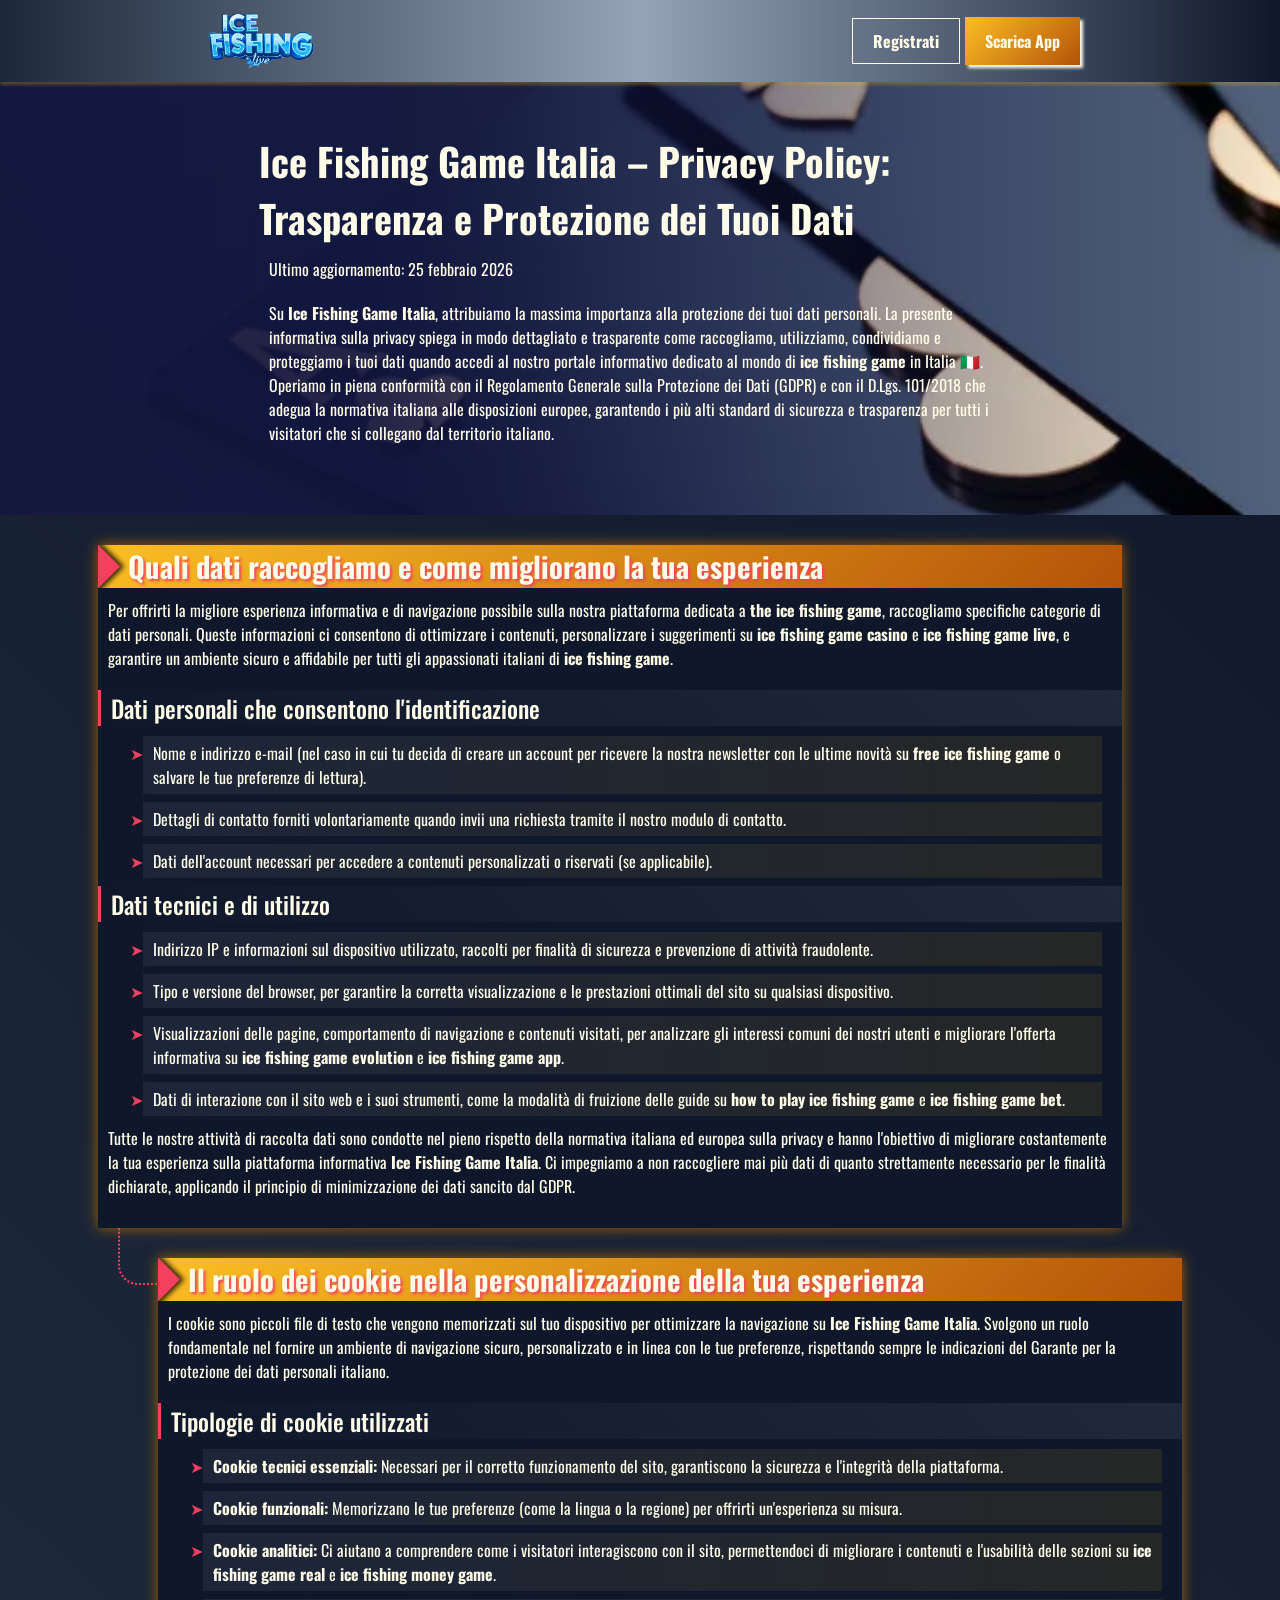
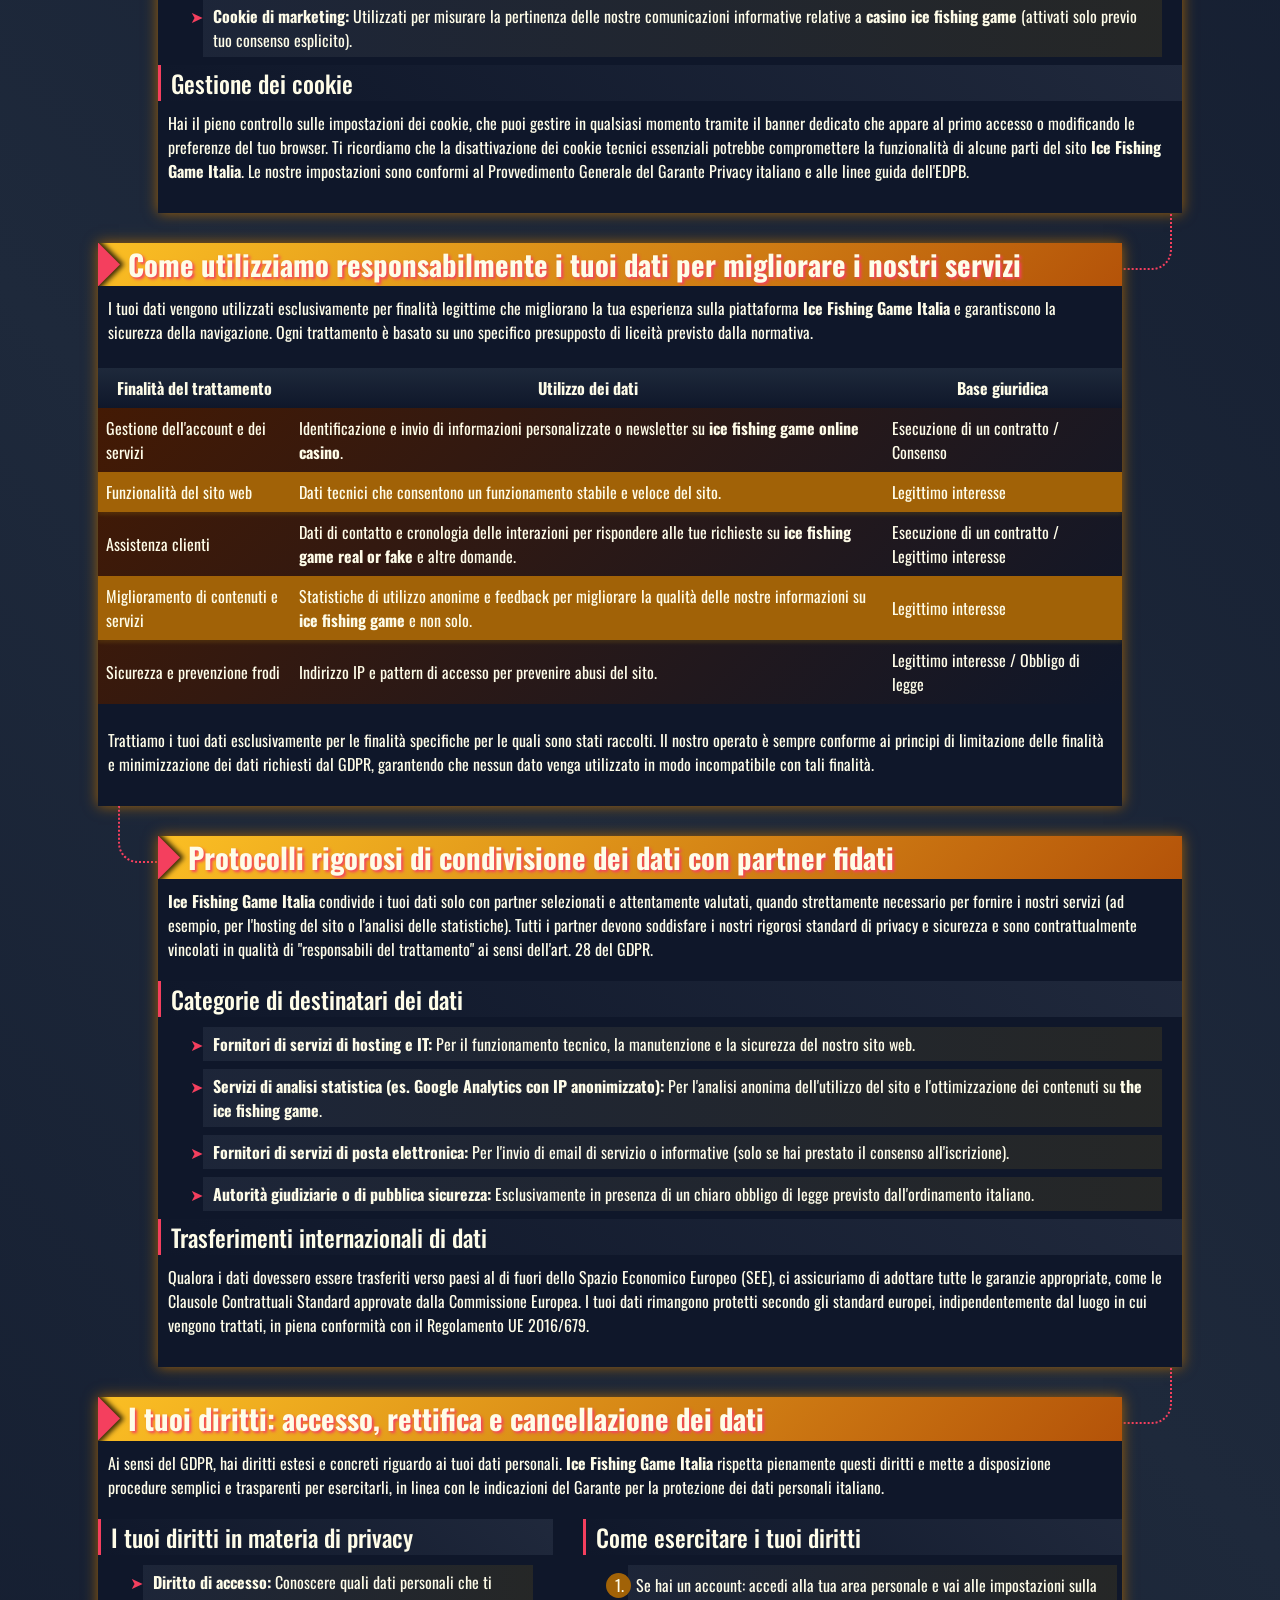
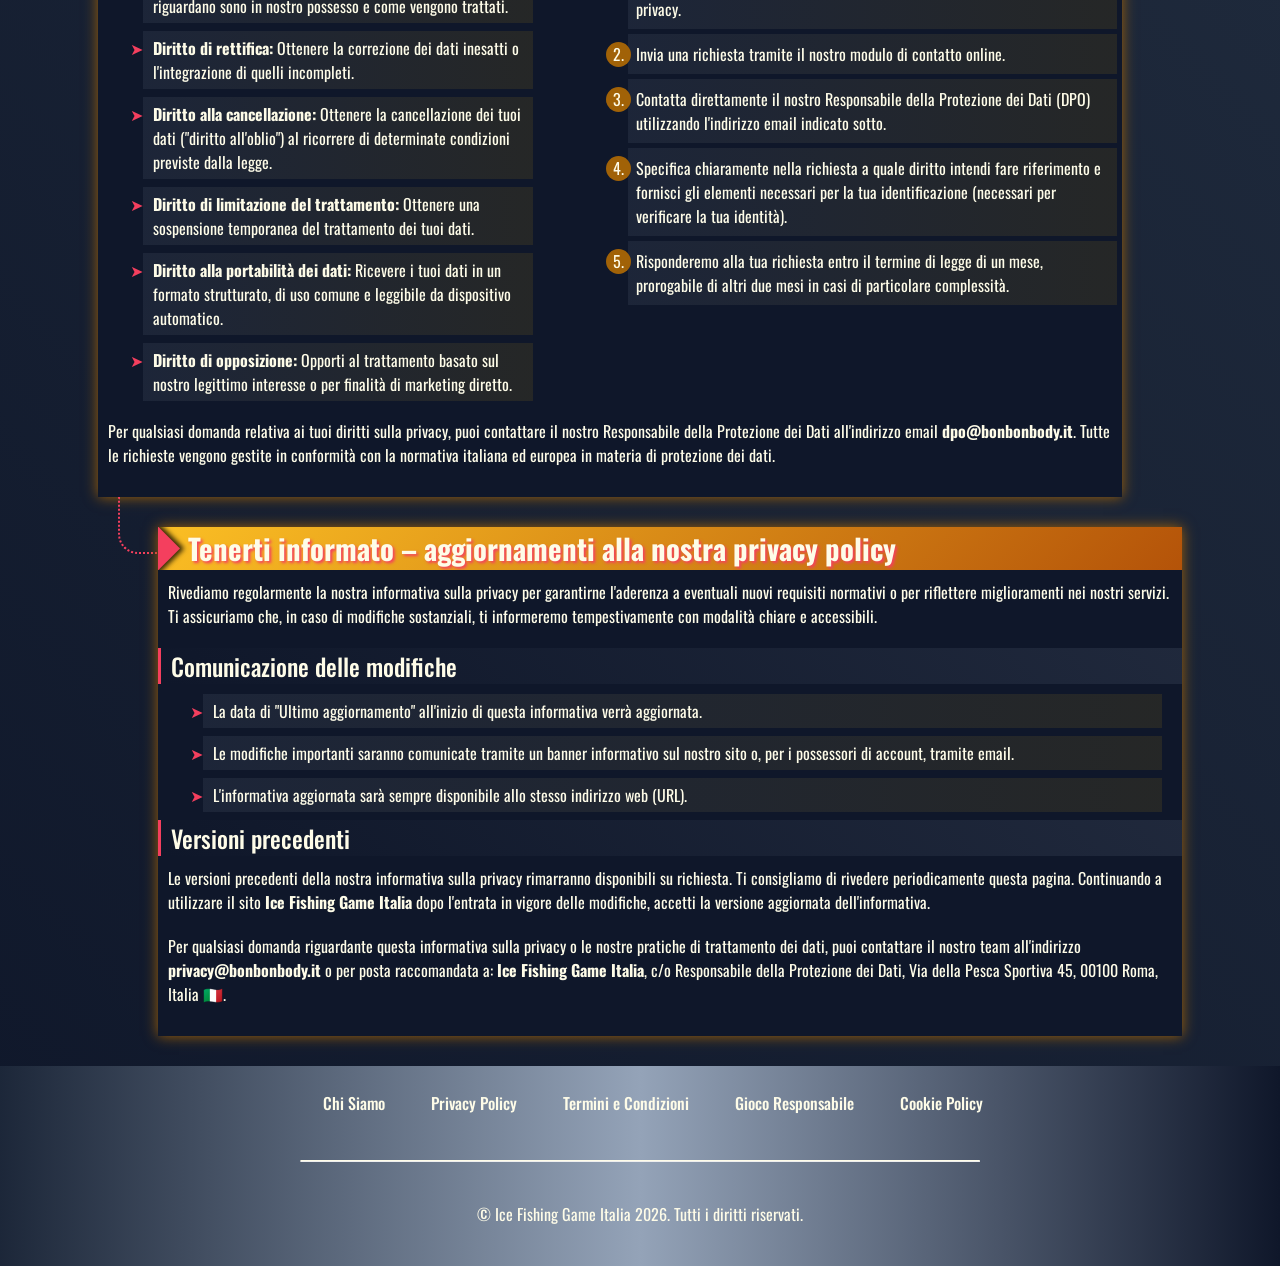
<file: privacy-policy/index.html>
<!DOCTYPE html>
<html lang="it">

<head>
    <meta charset="UTF-8">
    <meta name="viewport" content="width=device-width, initial-scale=1.0">
    <link rel="stylesheet" href="/style.css">
    <link rel="shortcut icon" href="/favicon.ico" type="image/x-icon">
    <title>Ice Fishing Game Italia – Privacy Policy - Trasparenza e Protezione dei Tuoi Dati</title>
    <meta name="description"
        content="Ice Fishing Game Italia garantisce la massima trasparenza nel trattamento dei dati. Scopri come raccogliamo, proteggiamo e utilizziamo i tuoi dati per un'esperienza sicura e personalizzata.">
    <meta name="googlebot" content="index,follow,noarchive">

    <link rel="canonical" href="https://bonbonbody.it/privacy-policy/">

    <meta property="og:type" content="website" />
    <meta property="og:title"
        content="Ice Fishing Game Italia – Privacy Policy - Trasparenza e Protezione dei Tuoi Dati" />
    <meta property="og:description"
        content="Ice Fishing Game Italia garantisce la massima trasparenza nel trattamento dei dati." />
    <meta property="og:url" content="https://bonbonbody.it/privacy-policy/" />
    <meta property="og:site_name" content="Ice Fishing Game Italia" />
    <meta property="og:locale" content="it_IT" />

    <script type="application/ld+json">
    {
        "@context": "https://schema.org",
        "@type": "WebPage",
        "name": "Ice Fishing Game Italia Privacy Policy",
        "description": "Informativa sulla privacy di Ice Fishing Game Italia: protezione trasparente dei dati per gli utenti.",
        "url": "https://bonbonbody.it/privacy-policy/",
        "inLanguage": "it-IT"
    }
    </script>
</head>

<body>

    <header>
        <div class="logo">
            <a href="/"><img src="/img/logo.webp" alt="Ice Fishing Game Italia logo" width="140" height="70"></a>
        </div>

        <div class="header-btn">
            <a href="/play/" rel="nofollow" content="noindex" class="h-violet-btn">Registrati</a>
            <a href="/play/" rel="nofollow" content="noindex" class="h-accent-btn">Scarica App</a>
        </div>
    </header>

    <main>
        <div class="promo">
            <div class="promo-l">
                <h1>Ice Fishing Game Italia – Privacy Policy: Trasparenza e Protezione dei Tuoi Dati</h1>
                <p class="txt">
                    Ultimo aggiornamento: 25 febbraio 2026
                </p>
                <p class="txt">
                    Su <strong>Ice Fishing Game Italia</strong>, attribuiamo la massima importanza alla protezione dei
                    tuoi dati personali. La presente informativa sulla privacy spiega in modo dettagliato e trasparente
                    come raccogliamo, utilizziamo, condividiamo e proteggiamo i tuoi dati quando accedi al nostro
                    portale informativo dedicato al mondo di <strong>ice fishing game</strong> in Italia 🇮🇹. Operiamo
                    in piena conformità con il Regolamento Generale sulla Protezione dei Dati (GDPR) e con il D.Lgs.
                    101/2018 che adegua la normativa italiana alle disposizioni europee, garantendo i più alti standard
                    di sicurezza e trasparenza per tutti i visitatori che si collegano dal territorio italiano.
                </p>
            </div>
        </div>

        <div class="wrapper">
            <div class="container">
                <div class="container__header">
                    <h2>Quali dati raccogliamo e come migliorano la tua esperienza</h2>
                </div>
                <p class="txt">
                    Per offrirti la migliore esperienza informativa e di navigazione possibile sulla nostra piattaforma
                    dedicata a <strong>the ice fishing game</strong>, raccogliamo specifiche categorie di dati
                    personali. Queste informazioni ci consentono di ottimizzare i contenuti, personalizzare i
                    suggerimenti su <strong>ice fishing game casino</strong> e <strong>ice fishing game live</strong>, e
                    garantire un ambiente sicuro e affidabile per tutti gli appassionati italiani di <strong>ice fishing
                        game</strong>.
                </p>

                <h3>Dati personali che consentono l'identificazione</h3>
                <ul>
                    <li>Nome e indirizzo e-mail (nel caso in cui tu decida di creare un account per ricevere la nostra
                        newsletter con le ultime novità su <strong>free ice fishing game</strong> o salvare le tue
                        preferenze di lettura).</li>
                    <li>Dettagli di contatto forniti volontariamente quando invii una richiesta tramite il nostro modulo
                        di contatto.</li>
                    <li>Dati dell'account necessari per accedere a contenuti personalizzati o riservati (se
                        applicabile).</li>
                </ul>

                <h3>Dati tecnici e di utilizzo</h3>
                <ul>
                    <li>Indirizzo IP e informazioni sul dispositivo utilizzato, raccolti per finalità di sicurezza e
                        prevenzione di attività fraudolente.</li>
                    <li>Tipo e versione del browser, per garantire la corretta visualizzazione e le prestazioni ottimali
                        del sito su qualsiasi dispositivo.</li>
                    <li>Visualizzazioni delle pagine, comportamento di navigazione e contenuti visitati, per analizzare
                        gli interessi comuni dei nostri utenti e migliorare l'offerta informativa su <strong>ice fishing
                            game evolution</strong> e <strong>ice fishing game app</strong>.</li>
                    <li>Dati di interazione con il sito web e i suoi strumenti, come la modalità di fruizione delle
                        guide su <strong>how to play ice fishing game</strong> e <strong>ice fishing game bet</strong>.
                    </li>
                </ul>

                <p class="txt">
                    Tutte le nostre attività di raccolta dati sono condotte nel pieno rispetto della normativa italiana
                    ed europea sulla privacy e hanno l'obiettivo di migliorare costantemente la tua esperienza sulla
                    piattaforma informativa <strong>Ice Fishing Game Italia</strong>. Ci impegniamo a non raccogliere
                    mai più dati di quanto strettamente necessario per le finalità dichiarate, applicando il principio
                    di minimizzazione dei dati sancito dal GDPR.
                </p>
            </div>

            <div class="container">
                <div class="container__header">
                    <h2>Il ruolo dei cookie nella personalizzazione della tua esperienza</h2>
                </div>
                <p class="txt">
                    I cookie sono piccoli file di testo che vengono memorizzati sul tuo dispositivo per ottimizzare la
                    navigazione su <strong>Ice Fishing Game Italia</strong>. Svolgono un ruolo fondamentale nel fornire
                    un ambiente di navigazione sicuro, personalizzato e in linea con le tue preferenze, rispettando
                    sempre le indicazioni del Garante per la protezione dei dati personali italiano.
                </p>

                <h3>Tipologie di cookie utilizzati</h3>
                <ul>
                    <li><strong>Cookie tecnici essenziali:</strong> Necessari per il corretto funzionamento del sito,
                        garantiscono la sicurezza e l'integrità della piattaforma.</li>
                    <li><strong>Cookie funzionali:</strong> Memorizzano le tue preferenze (come la lingua o la regione)
                        per offrirti un'esperienza su misura.</li>
                    <li><strong>Cookie analitici:</strong> Ci aiutano a comprendere come i visitatori interagiscono con
                        il sito, permettendoci di migliorare i contenuti e l'usabilità delle sezioni su <strong>ice
                            fishing game real</strong> e <strong>ice fishing money game</strong>.</li>
                    <li><strong>Cookie di marketing:</strong> Utilizzati per misurare la pertinenza delle nostre
                        comunicazioni informative relative a <strong>casino ice fishing game</strong> (attivati solo
                        previo tuo consenso esplicito).</li>
                </ul>

                <h3>Gestione dei cookie</h3>
                <p class="txt">
                    Hai il pieno controllo sulle impostazioni dei cookie, che puoi gestire in qualsiasi momento tramite
                    il banner dedicato che appare al primo accesso o modificando le preferenze del tuo browser. Ti
                    ricordiamo che la disattivazione dei cookie tecnici essenziali potrebbe compromettere la
                    funzionalità di alcune parti del sito <strong>Ice Fishing Game Italia</strong>. Le nostre
                    impostazioni sono conformi al Provvedimento Generale del Garante Privacy italiano e alle linee guida
                    dell'EDPB.
                </p>
            </div>

            <div class="container">
                <div class="container__header">
                    <h2>Come utilizziamo responsabilmente i tuoi dati per migliorare i nostri servizi</h2>
                </div>
                <p class="txt">
                    I tuoi dati vengono utilizzati esclusivamente per finalità legittime che migliorano la tua
                    esperienza sulla piattaforma <strong>Ice Fishing Game Italia</strong> e garantiscono la sicurezza
                    della navigazione. Ogni trattamento è basato su uno specifico presupposto di liceità previsto dalla
                    normativa.
                </p>

                <div class="table-wrapper">
                    <table>
                        <thead>
                            <tr>
                                <th>Finalità del trattamento</th>
                                <th>Utilizzo dei dati</th>
                                <th>Base giuridica</th>
                            </tr>
                        </thead>
                        <tbody>
                            <tr>
                                <td>Gestione dell'account e dei servizi</td>
                                <td>Identificazione e invio di informazioni personalizzate o newsletter su <strong>ice
                                        fishing game online casino</strong>.</td>
                                <td>Esecuzione di un contratto / Consenso</td>
                            </tr>
                            <tr>
                                <td>Funzionalità del sito web</td>
                                <td>Dati tecnici che consentono un funzionamento stabile e veloce del sito.</td>
                                <td>Legittimo interesse</td>
                            </tr>
                            <tr>
                                <td>Assistenza clienti</td>
                                <td>Dati di contatto e cronologia delle interazioni per rispondere alle tue richieste su
                                    <strong>ice fishing game real or fake</strong> e altre domande.
                                </td>
                                <td>Esecuzione di un contratto / Legittimo interesse</td>
                            </tr>
                            <tr>
                                <td>Miglioramento di contenuti e servizi</td>
                                <td>Statistiche di utilizzo anonime e feedback per migliorare la qualità delle nostre
                                    informazioni su <strong>ice fishing game</strong> e non solo.</td>
                                <td>Legittimo interesse</td>
                            </tr>
                            <tr>
                                <td>Sicurezza e prevenzione frodi</td>
                                <td>Indirizzo IP e pattern di accesso per prevenire abusi del sito.</td>
                                <td>Legittimo interesse / Obbligo di legge</td>
                            </tr>
                        </tbody>
                    </table>
                </div>

                <p class="txt">
                    Trattiamo i tuoi dati esclusivamente per le finalità specifiche per le quali sono stati raccolti. Il
                    nostro operato è sempre conforme ai principi di limitazione delle finalità e minimizzazione dei dati
                    richiesti dal GDPR, garantendo che nessun dato venga utilizzato in modo incompatibile con tali
                    finalità.
                </p>
            </div>

            <div class="container">
                <div class="container__header">
                    <h2>Protocolli rigorosi di condivisione dei dati con partner fidati</h2>
                </div>
                <p class="txt">
                    <strong>Ice Fishing Game Italia</strong> condivide i tuoi dati solo con partner selezionati e
                    attentamente valutati, quando strettamente necessario per fornire i nostri servizi (ad esempio, per
                    l'hosting del sito o l'analisi delle statistiche). Tutti i partner devono soddisfare i nostri
                    rigorosi standard di privacy e sicurezza e sono contrattualmente vincolati in qualità di
                    "responsabili del trattamento" ai sensi dell'art. 28 del GDPR.
                </p>

                <h3>Categorie di destinatari dei dati</h3>
                <ul>
                    <li><strong>Fornitori di servizi di hosting e IT:</strong> Per il funzionamento tecnico, la
                        manutenzione e la sicurezza del nostro sito web.</li>
                    <li><strong>Servizi di analisi statistica (es. Google Analytics con IP anonimizzato):</strong> Per
                        l'analisi anonima dell'utilizzo del sito e l'ottimizzazione dei contenuti su <strong>the ice
                            fishing game</strong>.</li>
                    <li><strong>Fornitori di servizi di posta elettronica:</strong> Per l'invio di email di servizio o
                        informative (solo se hai prestato il consenso all'iscrizione).</li>
                    <li><strong>Autorità giudiziarie o di pubblica sicurezza:</strong> Esclusivamente in presenza di un
                        chiaro obbligo di legge previsto dall'ordinamento italiano.</li>
                </ul>

                <h3>Trasferimenti internazionali di dati</h3>
                <p class="txt">
                    Qualora i dati dovessero essere trasferiti verso paesi al di fuori dello Spazio Economico Europeo
                    (SEE), ci assicuriamo di adottare tutte le garanzie appropriate, come le Clausole Contrattuali
                    Standard approvate dalla Commissione Europea. I tuoi dati rimangono protetti secondo gli standard
                    europei, indipendentemente dal luogo in cui vengono trattati, in piena conformità con il Regolamento
                    UE 2016/679.
                </p>
            </div>

            <div class="container">
                <div class="container__header">
                    <h2>I tuoi diritti: accesso, rettifica e cancellazione dei dati</h2>
                </div>
                <p class="txt">
                    Ai sensi del GDPR, hai diritti estesi e concreti riguardo ai tuoi dati personali.
                    <strong>Ice Fishing Game Italia</strong> rispetta pienamente questi diritti e mette a disposizione
                    procedure semplici e trasparenti per esercitarli, in linea con le indicazioni del Garante per la
                    protezione dei dati personali italiano.
                </p>

                <div class="comparison-list">
                    <div>
                        <h3>I tuoi diritti in materia di privacy</h3>
                        <ul>
                            <li><strong>Diritto di accesso:</strong> Conoscere quali dati personali che ti riguardano
                                sono in nostro possesso e come vengono trattati.</li>
                            <li><strong>Diritto di rettifica:</strong> Ottenere la correzione dei dati inesatti o
                                l'integrazione di quelli incompleti.</li>
                            <li><strong>Diritto alla cancellazione:</strong> Ottenere la cancellazione dei tuoi dati
                                ("diritto all'oblio") al ricorrere di determinate condizioni previste dalla legge.</li>
                            <li><strong>Diritto di limitazione del trattamento:</strong> Ottenere una sospensione
                                temporanea del trattamento dei tuoi dati.</li>
                            <li><strong>Diritto alla portabilità dei dati:</strong> Ricevere i tuoi dati in un formato
                                strutturato, di uso comune e leggibile da dispositivo automatico.</li>
                            <li><strong>Diritto di opposizione:</strong> Opporti al trattamento basato sul nostro
                                legittimo interesse o per finalità di marketing diretto.</li>
                        </ul>
                    </div>

                    <div>
                        <h3>Come esercitare i tuoi diritti</h3>
                        <ol>
                            <li>Se hai un account: accedi alla tua area personale e vai alle impostazioni sulla privacy.
                            </li>
                            <li>Invia una richiesta tramite il nostro <a href="/contact/">modulo di contatto online</a>.
                            </li>
                            <li>Contatta direttamente il nostro Responsabile della Protezione dei Dati (DPO) utilizzando
                                l'indirizzo email indicato sotto.</li>
                            <li>Specifica chiaramente nella richiesta a quale diritto intendi fare riferimento e
                                fornisci gli elementi necessari per la tua identificazione (necessari per verificare la
                                tua identità).</li>
                            <li>Risponderemo alla tua richiesta entro il termine di legge di un mese, prorogabile di
                                altri due mesi in casi di particolare complessità.</li>
                        </ol>
                    </div>
                </div>

                <p class="txt">
                    Per qualsiasi domanda relativa ai tuoi diritti sulla privacy, puoi contattare il nostro Responsabile
                    della Protezione dei Dati all'indirizzo email <strong>dpo@bonbonbody.it</strong>. Tutte le richieste
                    vengono gestite in conformità con la normativa italiana ed europea in materia di protezione dei
                    dati.
                </p>
            </div>

            <div class="container">
                <div class="container__header">
                    <h2>Tenerti informato – aggiornamenti alla nostra privacy policy</h2>
                </div>
                <p class="txt">
                    Rivediamo regolarmente la nostra informativa sulla privacy per garantirne l'aderenza a eventuali
                    nuovi requisiti normativi o per riflettere miglioramenti nei nostri servizi. Ti assicuriamo che, in
                    caso di modifiche sostanziali, ti informeremo tempestivamente con modalità chiare e accessibili.
                </p>

                <h3>Comunicazione delle modifiche</h3>
                <ul>
                    <li>La data di "Ultimo aggiornamento" all'inizio di questa informativa verrà aggiornata.</li>
                    <li>Le modifiche importanti saranno comunicate tramite un banner informativo sul nostro sito o, per
                        i possessori di account, tramite email.</li>
                    <li>L'informativa aggiornata sarà sempre disponibile allo stesso indirizzo web (URL).</li>
                </ul>

                <h3>Versioni precedenti</h3>
                <p class="txt">
                    Le versioni precedenti della nostra informativa sulla privacy rimarranno disponibili su richiesta.
                    Ti consigliamo di rivedere periodicamente questa pagina. Continuando a utilizzare il sito
                    <strong>Ice Fishing Game Italia</strong> dopo l'entrata in vigore delle modifiche, accetti la
                    versione aggiornata dell'informativa.
                </p>

                <p class="txt">
                    Per qualsiasi domanda riguardante questa informativa sulla privacy o le nostre pratiche di
                    trattamento dei dati, puoi contattare il nostro team all'indirizzo
                    <strong>privacy@bonbonbody.it</strong> o per posta raccomandata a: <strong>Ice Fishing Game
                        Italia</strong>, c/o Responsabile della Protezione dei Dati, Via della Pesca Sportiva 45, 00100
                    Roma, Italia 🇮🇹.
                </p>
            </div>
        </div>
    </main>

    <footer>
        <ul class="f-nav">
            <li>
                <a href="/about-us/">Chi Siamo</a>
            </li>
            <li>
                <a href="/privacy-policy/">Privacy Policy</a>
            </li>
            <li>
                <a href="/terms-and-conditions/">Termini e Condizioni</a>
            </li>
            <li>
                <a href="/responsible-gambling/">Gioco Responsabile</a>
            </li>
            <li>
                <a href="/cookie-policy/">Cookie Policy</a>
            </li>
        </ul>

        <hr>

        <p class="txt">
            © Ice Fishing Game Italia 2026. Tutti i diritti riservati.
        </p>
    </footer>
</body>

</html>
</file>
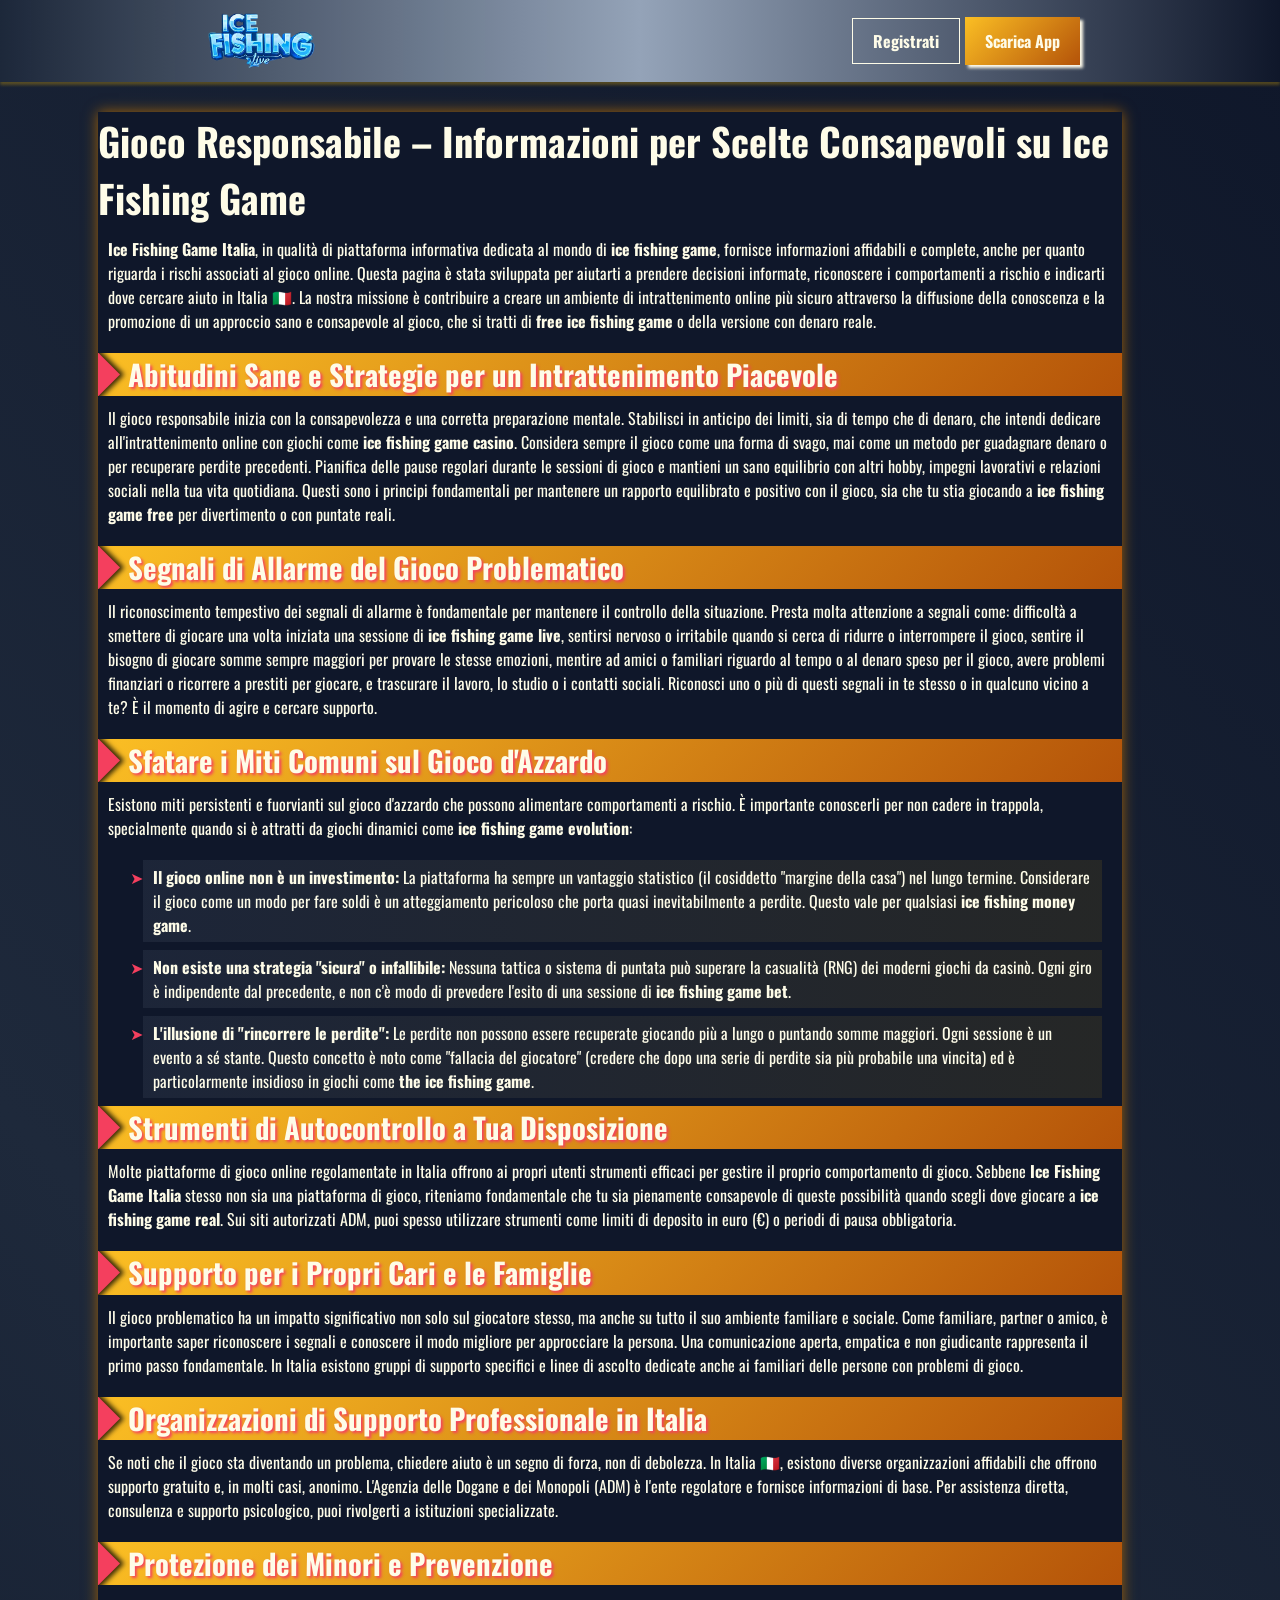
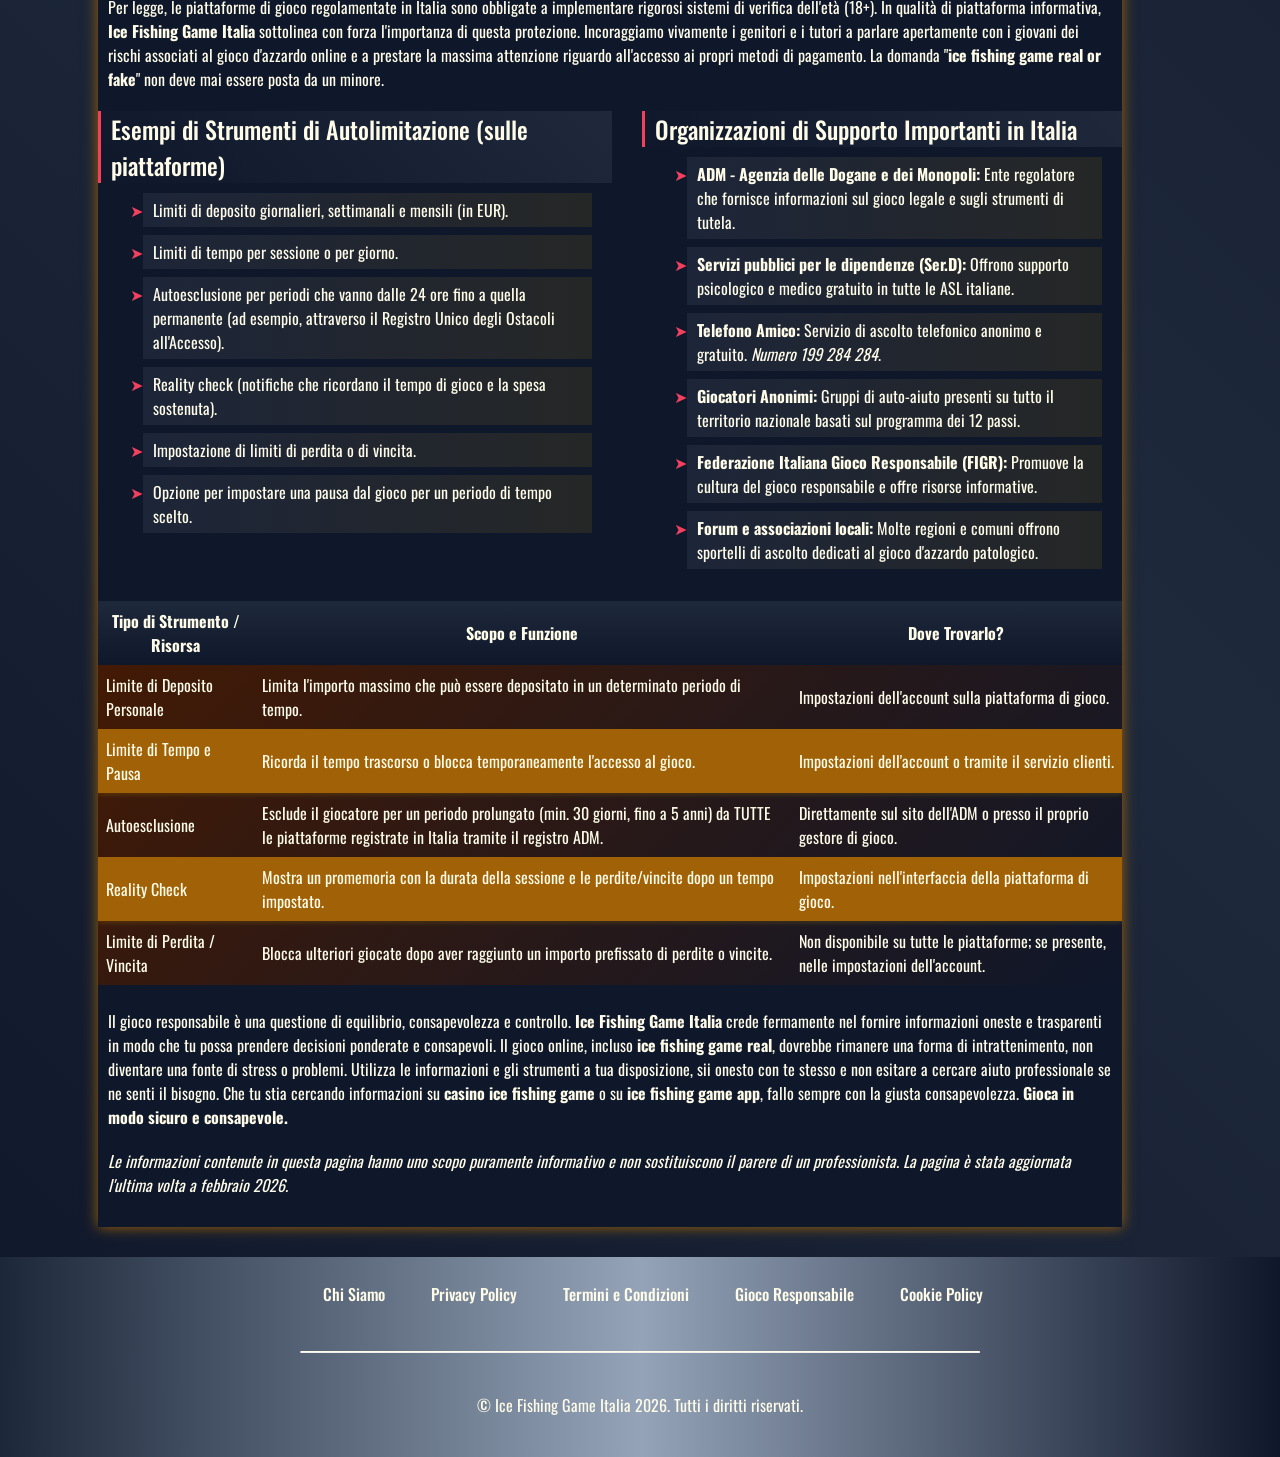
<file: responsible-gambling/index.html>
<!DOCTYPE html>
<html lang="it">

<head>
    <meta charset="UTF-8">
    <meta name="viewport" content="width=device-width, initial-scale=1.0">
    <link rel="stylesheet" href="/style.css">
    <link rel="shortcut icon" href="/favicon.ico" type="image/x-icon">
    <title>Gioco Responsabile – Informazioni e Supporto da Ice Fishing Game Italia</title>
    <meta name="description"
        content="Ice Fishing Game Italia fornisce informazioni sul gioco responsabile. Impara a riconoscere i comportamenti a rischio, scopri gli strumenti di autocontrollo e le organizzazioni di supporto per un intrattenimento online sicuro e consapevole in Italia.">
    <meta name="googlebot" content="index,follow,noarchive">

    <link rel="canonical" href="https://bonbonbody.it/responsible-gambling/">

    <meta property="og:type" content="website" />
    <meta property="og:title" content="Gioco Responsabile – Informazioni e Supporto da Ice Fishing Game Italia" />
    <meta property="og:description"
        content="Ice Fishing Game Italia fornisce informazioni sul gioco responsabile. Impara a riconoscere i comportamenti a rischio e scopri gli strumenti di autocontrollo efficaci." />
    <meta property="og:url" content="https://bonbonbody.it/responsible-gambling/" />
    <meta property="og:site_name" content="Ice Fishing Game Italia" />
    <meta property="og:locale" content="it_IT" />

    <meta name="twitter:card" content="summary" />
    <meta name="twitter:title" content="Gioco Responsabile – Informazioni da Ice Fishing Game Italia" />
    <meta name="twitter:description"
        content="Strategie e strumenti per un intrattenimento online sano e consapevole, sviluppati da Ice Fishing Game Italia." />
</head>

<body>

    <header>
        <div class="logo">
            <a href="/"><img src="/img/logo.webp" alt="Ice Fishing Game Italia logo" width="140" height="70"></a>
        </div>

        <div class="header-btn">
            <a href="/play/" rel="nofollow" content="noindex" class="h-violet-btn">Registrati</a>
            <a href="/play/" rel="nofollow" content="noindex" class="h-accent-btn">Scarica App</a>
        </div>
    </header>

    <main>
        <div class="wrapper">
            <div class="container">
                <h1>Gioco Responsabile – Informazioni per Scelte Consapevoli su Ice Fishing Game</h1>
                <p class="txt">
                    <strong>Ice Fishing Game Italia</strong>, in qualità di piattaforma informativa dedicata al mondo di
                    <strong>ice fishing game</strong>, fornisce informazioni affidabili e complete, anche per quanto
                    riguarda i rischi associati al gioco online. Questa pagina è stata sviluppata per aiutarti a
                    prendere decisioni informate, riconoscere i comportamenti a rischio e indicarti dove cercare aiuto
                    in Italia 🇮🇹. La nostra missione è contribuire a creare un ambiente di intrattenimento online più
                    sicuro attraverso la diffusione della conoscenza e la promozione di un approccio sano e consapevole
                    al gioco, che si tratti di <strong>free ice fishing game</strong> o della versione con denaro reale.
                </p>

                <div class="container__header">
                    <h2>Abitudini Sane e Strategie per un Intrattenimento Piacevole</h2>
                </div>
                <p class="txt">
                    Il gioco responsabile inizia con la consapevolezza e una corretta preparazione mentale. Stabilisci
                    in anticipo dei limiti, sia di tempo che di denaro, che intendi dedicare all'intrattenimento online
                    con giochi come <strong>ice fishing game casino</strong>. Considera sempre il gioco come una forma
                    di svago, mai come un metodo per guadagnare denaro o per recuperare perdite precedenti. Pianifica
                    delle pause regolari durante le sessioni di gioco e mantieni un sano equilibrio con altri hobby,
                    impegni lavorativi e relazioni sociali nella tua vita quotidiana. Questi sono i principi
                    fondamentali per mantenere un rapporto equilibrato e positivo con il gioco, sia che tu stia giocando
                    a <strong>ice fishing game free</strong> per divertimento o con puntate reali.
                </p>

                <div class="container__header">
                    <h2>Segnali di Allarme del Gioco Problematico</h2>
                </div>
                <p class="txt">
                    Il riconoscimento tempestivo dei segnali di allarme è fondamentale per mantenere il controllo della
                    situazione. Presta molta attenzione a segnali come: difficoltà a smettere di giocare una volta
                    iniziata una sessione di <strong>ice fishing game live</strong>, sentirsi nervoso o irritabile
                    quando si cerca di ridurre o interrompere il gioco, sentire il bisogno di giocare somme sempre
                    maggiori per provare le stesse emozioni, mentire ad amici o familiari riguardo al tempo o al denaro
                    speso per il gioco, avere problemi finanziari o ricorrere a prestiti per giocare, e trascurare il
                    lavoro, lo studio o i contatti sociali. Riconosci uno o più di questi segnali in te stesso o in
                    qualcuno vicino a te? È il momento di agire e cercare supporto.
                </p>

                <div class="container__header">
                    <h2>Sfatare i Miti Comuni sul Gioco d'Azzardo</h2>
                </div>
                <p class="txt">
                    Esistono miti persistenti e fuorvianti sul gioco d'azzardo che possono alimentare comportamenti a
                    rischio. È importante conoscerli per non cadere in trappola, specialmente quando si è attratti da
                    giochi dinamici come <strong>ice fishing game evolution</strong>:
                <ul>
                    <li><strong>Il gioco online non è un investimento:</strong> La piattaforma ha sempre un vantaggio
                        statistico (il cosiddetto "margine della casa") nel lungo termine. Considerare il gioco come un
                        modo per fare soldi è un atteggiamento pericoloso che porta quasi inevitabilmente a perdite.
                        Questo vale per qualsiasi <strong>ice fishing money game</strong>.</li>
                    <li><strong>Non esiste una strategia "sicura" o infallibile:</strong> Nessuna tattica o sistema di
                        puntata può superare la casualità (RNG) dei moderni giochi da casinò. Ogni giro è indipendente
                        dal precedente, e non c'è modo di prevedere l'esito di una sessione di <strong>ice fishing game
                            bet</strong>.</li>
                    <li><strong>L'illusione di "rincorrere le perdite":</strong> Le perdite non possono essere
                        recuperate giocando più a lungo o puntando somme maggiori. Ogni sessione è un evento a sé
                        stante. Questo concetto è noto come "fallacia del giocatore" (credere che dopo una serie di
                        perdite sia più probabile una vincita) ed è particolarmente insidioso in giochi come <strong>the
                            ice fishing game</strong>.</li>
                </ul>
                </p>

                <div class="container__header">
                    <h2>Strumenti di Autocontrollo a Tua Disposizione</h2>
                </div>
                <p class="txt">
                    Molte piattaforme di gioco online regolamentate in Italia offrono ai propri utenti strumenti
                    efficaci per gestire il proprio comportamento di gioco. Sebbene <strong>Ice Fishing Game
                        Italia</strong> stesso non sia una piattaforma di gioco, riteniamo fondamentale che tu sia
                    pienamente consapevole di queste possibilità quando scegli dove giocare a <strong>ice fishing game
                        real</strong>. Sui siti autorizzati ADM, puoi spesso utilizzare strumenti come limiti di
                    deposito in euro (€) o periodi di pausa obbligatoria.
                </p>

                <div class="container__header">
                    <h2>Supporto per i Propri Cari e le Famiglie</h2>
                </div>
                <p class="txt">
                    Il gioco problematico ha un impatto significativo non solo sul giocatore stesso, ma anche su tutto
                    il suo ambiente familiare e sociale. Come familiare, partner o amico, è importante saper riconoscere
                    i segnali e conoscere il modo migliore per approcciare la persona. Una comunicazione aperta,
                    empatica e non giudicante rappresenta il primo passo fondamentale. In Italia esistono gruppi di
                    supporto specifici e linee di ascolto dedicate anche ai familiari delle persone con problemi di
                    gioco.
                </p>

                <div class="container__header">
                    <h2>Organizzazioni di Supporto Professionale in Italia</h2>
                </div>
                <p class="txt">
                    Se noti che il gioco sta diventando un problema, chiedere aiuto è un segno di forza, non di
                    debolezza. In Italia 🇮🇹, esistono diverse organizzazioni affidabili che offrono supporto gratuito
                    e, in molti casi, anonimo. L'Agenzia delle Dogane e dei Monopoli (ADM) è l'ente regolatore e
                    fornisce informazioni di base. Per assistenza diretta, consulenza e supporto psicologico, puoi
                    rivolgerti a istituzioni specializzate.
                </p>

                <div class="container__header">
                    <h2>Protezione dei Minori e Prevenzione</h2>
                </div>
                <p class="txt">
                    Per legge, le piattaforme di gioco regolamentate in Italia sono obbligate a implementare rigorosi
                    sistemi di verifica dell'età (18+). In qualità di piattaforma informativa, <strong>Ice Fishing Game
                        Italia</strong> sottolinea con forza l'importanza di questa protezione. Incoraggiamo vivamente i
                    genitori e i tutori a parlare apertamente con i giovani dei rischi associati al gioco d'azzardo
                    online e a prestare la massima attenzione riguardo all'accesso ai propri metodi di pagamento. La
                    domanda "<strong>ice fishing game real or fake</strong>" non deve mai essere posta da un minore.
                </p>

                <div class="comparison-list">
                    <div>
                        <h3>Esempi di Strumenti di Autolimitazione (sulle piattaforme)</h3>
                        <ul>
                            <li>Limiti di deposito giornalieri, settimanali e mensili (in EUR).</li>
                            <li>Limiti di tempo per sessione o per giorno.</li>
                            <li>Autoesclusione per periodi che vanno dalle 24 ore fino a quella permanente (ad esempio,
                                attraverso il Registro Unico degli Ostacoli all'Accesso).</li>
                            <li>Reality check (notifiche che ricordano il tempo di gioco e la spesa sostenuta).</li>
                            <li>Impostazione di limiti di perdita o di vincita.</li>
                            <li>Opzione per impostare una pausa dal gioco per un periodo di tempo scelto.</li>
                        </ul>
                    </div>

                    <div>
                        <h3>Organizzazioni di Supporto Importanti in Italia</h3>
                        <ul>
                            <li><strong>ADM - Agenzia delle Dogane e dei Monopoli:</strong> Ente regolatore che fornisce
                                informazioni sul gioco legale e sugli strumenti di tutela.</li>
                            <li><strong>Servizi pubblici per le dipendenze (Ser.D):</strong> Offrono supporto
                                psicologico e medico gratuito in tutte le ASL italiane.</li>
                            <li><strong>Telefono Amico:</strong> Servizio di ascolto telefonico anonimo e gratuito.
                                <em>Numero 199 284 284</em>.
                            </li>
                            <li><strong>Giocatori Anonimi:</strong> Gruppi di auto-aiuto presenti su tutto il territorio
                                nazionale basati sul programma dei 12 passi.</li>
                            <li><strong>Federazione Italiana Gioco Responsabile (FIGR):</strong> Promuove la cultura del
                                gioco responsabile e offre risorse informative.</li>
                            <li><strong>Forum e associazioni locali:</strong> Molte regioni e comuni offrono sportelli
                                di ascolto dedicati al gioco d'azzardo patologico.</li>
                        </ul>
                    </div>
                </div>

                <div class="table-wrapper">
                    <table>
                        <thead>
                            <tr>
                                <th>Tipo di Strumento / Risorsa</th>
                                <th>Scopo e Funzione</th>
                                <th>Dove Trovarlo?</th>
                            </tr>
                        </thead>
                        <tbody>
                            <tr>
                                <td>Limite di Deposito Personale</td>
                                <td>Limita l'importo massimo che può essere depositato in un determinato periodo di
                                    tempo.</td>
                                <td>Impostazioni dell'account sulla piattaforma di gioco.</td>
                            </tr>
                            <tr>
                                <td>Limite di Tempo e Pausa</td>
                                <td>Ricorda il tempo trascorso o blocca temporaneamente l'accesso al gioco.</td>
                                <td>Impostazioni dell'account o tramite il servizio clienti.</td>
                            </tr>
                            <tr>
                                <td>Autoesclusione</td>
                                <td>Esclude il giocatore per un periodo prolungato (min. 30 giorni, fino a 5 anni) da
                                    TUTTE le piattaforme registrate in Italia tramite il registro ADM.</td>
                                <td>Direttamente sul sito dell'ADM o presso il proprio gestore di gioco.</td>
                            </tr>
                            <tr>
                                <td>Reality Check</td>
                                <td>Mostra un promemoria con la durata della sessione e le perdite/vincite dopo un tempo
                                    impostato.</td>
                                <td>Impostazioni nell'interfaccia della piattaforma di gioco.</td>
                            </tr>
                            <tr>
                                <td>Limite di Perdita / Vincita</td>
                                <td>Blocca ulteriori giocate dopo aver raggiunto un importo prefissato di perdite o
                                    vincite.</td>
                                <td>Non disponibile su tutte le piattaforme; se presente, nelle impostazioni
                                    dell'account.</td>
                            </tr>
                        </tbody>
                    </table>
                </div>

                <p class="txt">
                    Il gioco responsabile è una questione di equilibrio, consapevolezza e controllo. <strong>Ice Fishing
                        Game Italia</strong> crede fermamente nel fornire informazioni oneste e trasparenti in modo che
                    tu possa prendere decisioni ponderate e consapevoli. Il gioco online, incluso <strong>ice fishing
                        game real</strong>, dovrebbe rimanere una forma di intrattenimento, non diventare una fonte di
                    stress o problemi. Utilizza le informazioni e gli strumenti a tua disposizione, sii onesto con te
                    stesso e non esitare a cercare aiuto professionale se ne senti il bisogno. Che tu stia cercando
                    informazioni su <strong>casino ice fishing game</strong> o su <strong>ice fishing game app</strong>,
                    fallo sempre con la giusta consapevolezza.
                    <strong>Gioca in modo sicuro e consapevole.</strong>
                </p>
                <p class="txt"><em>Le informazioni contenute in questa pagina hanno uno scopo puramente informativo e
                        non sostituiscono il parere di un professionista. La pagina è stata aggiornata l'ultima volta a
                        febbraio 2026.</em></p>
            </div>
        </div>
    </main>

    <footer>
        <ul class="f-nav">
            <li>
                <a href="/about-us/">Chi Siamo</a>
            </li>
            <li>
                <a href="/privacy-policy/">Privacy Policy</a>
            </li>
            <li>
                <a href="/terms-and-conditions/">Termini e Condizioni</a>
            </li>
            <li>
                <a href="/responsible-gambling/">Gioco Responsabile</a>
            </li>
            <li>
                <a href="/cookie-policy/">Cookie Policy</a>
            </li>
        </ul>

        <hr>

        <p class="txt">
            © Ice Fishing Game Italia 2026. Tutti i diritti riservati.
        </p>
    </footer>
</body>

</html>
</file>
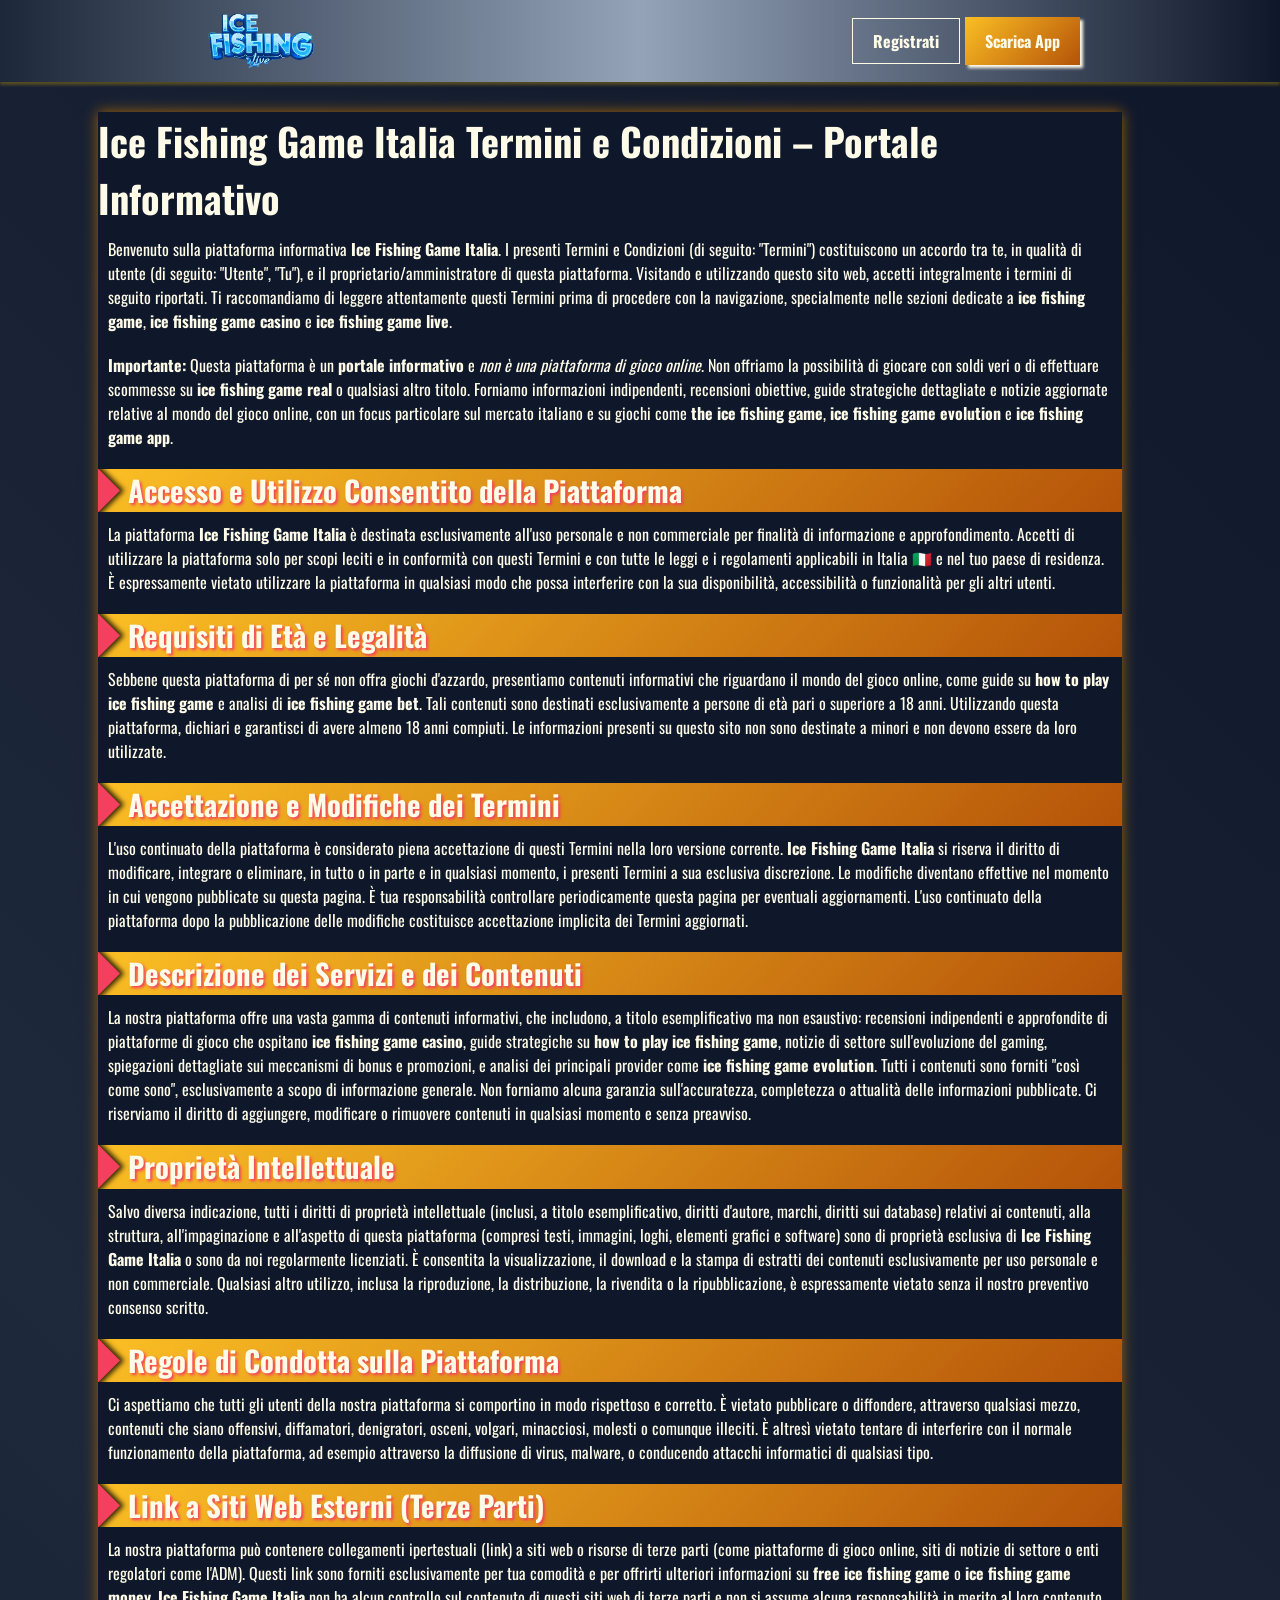
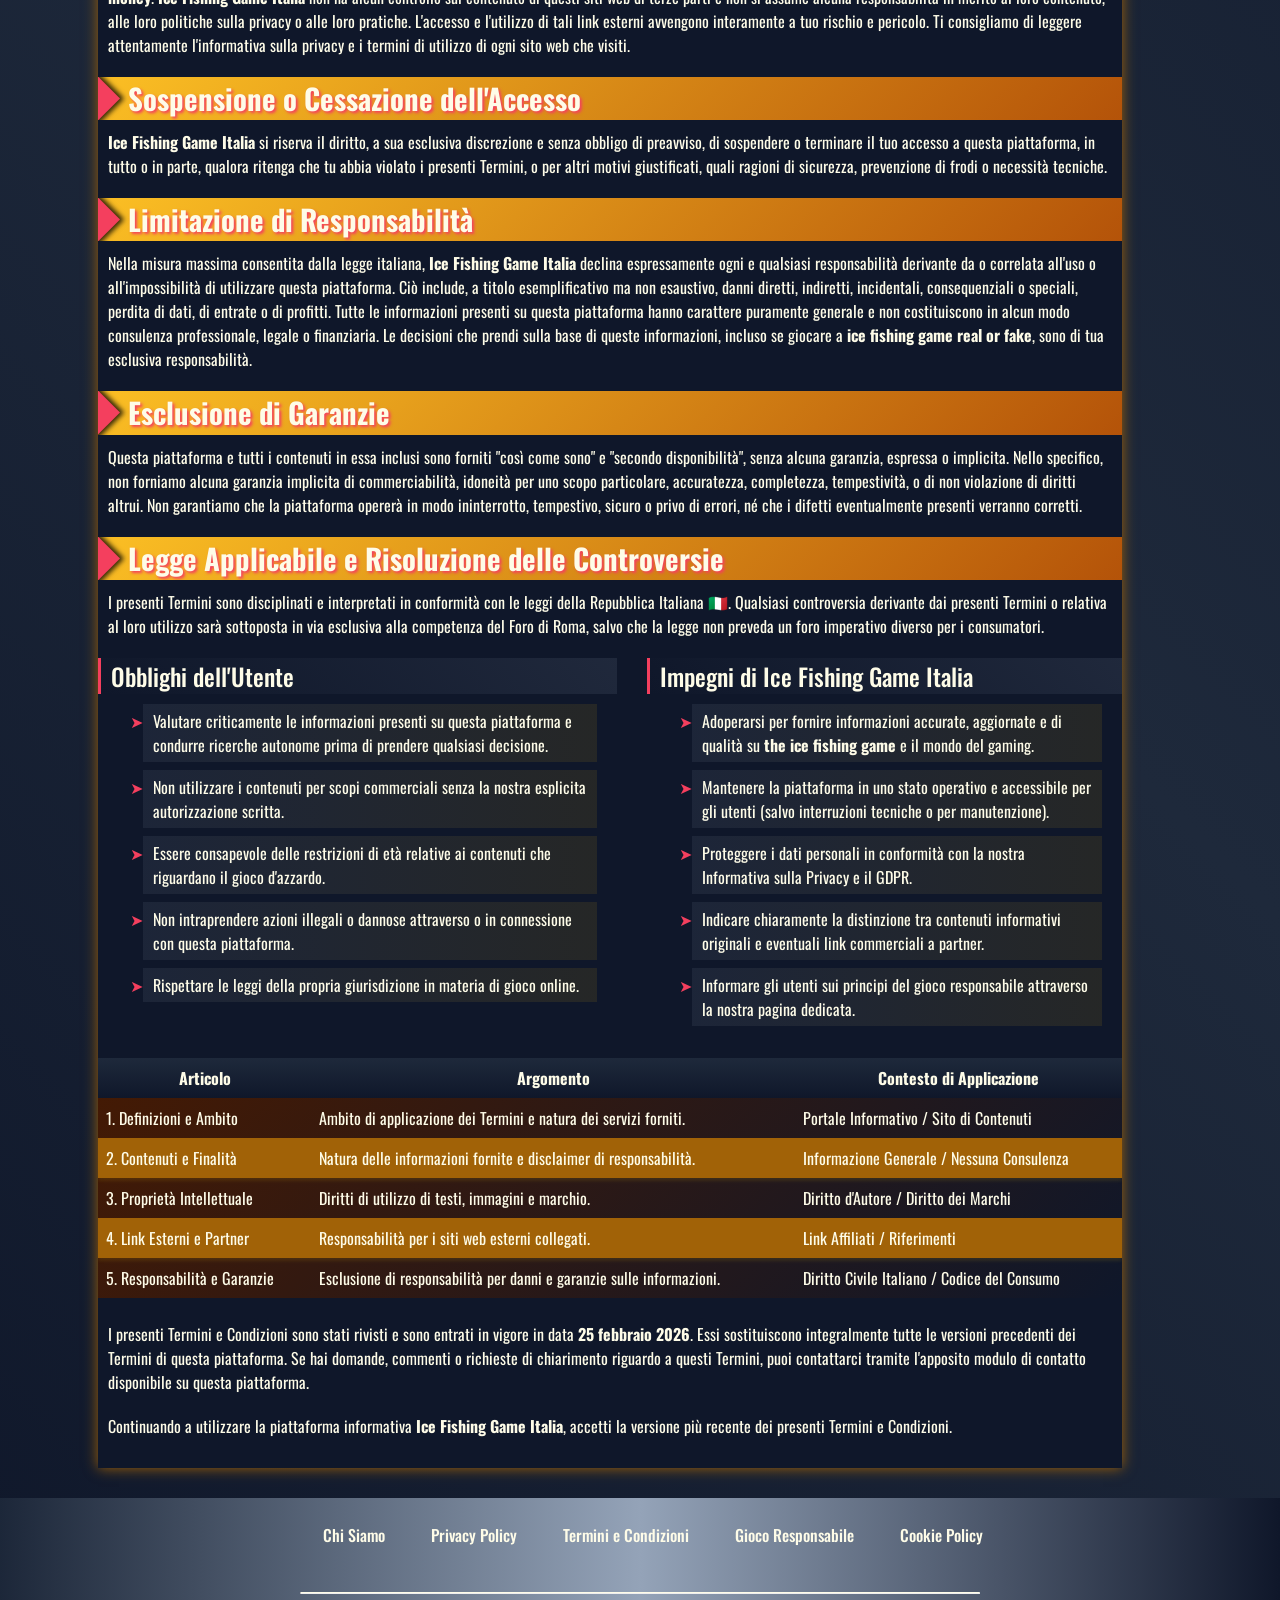
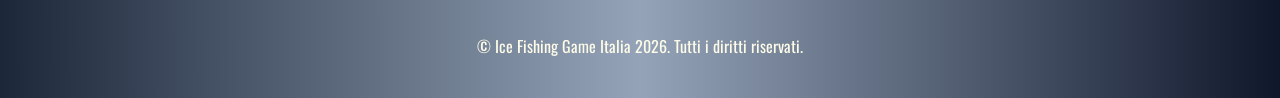
<file: terms-and-conditions/index.html>
<!DOCTYPE html>
<html lang="it">

<head>
    <meta charset="UTF-8">
    <meta name="viewport" content="width=device-width, initial-scale=1.0">
    <link rel="stylesheet" href="/style.css">
    <link rel="shortcut icon" href="/favicon.ico" type="image/x-icon">
    <title>Termini e Condizioni – Piattaforma Informativa Ice Fishing Game Italia</title>
    <meta name="description"
        content="Utilizzando la piattaforma Ice Fishing Game Italia, accetti questi Termini e Condizioni, che definiscono i nostri servizi, descrivono i tuoi diritti e promuovono l'uso responsabile delle nostre informazioni.">
    <meta name="googlebot" content="index,follow,noarchive">

    <link rel="canonical" href="https://bonbonbody.it/terms-and-conditions/">

    <meta property="og:type" content="website" />
    <meta property="og:title" content="Termini e Condizioni – Piattaforma Informativa Ice Fishing Game Italia" />
    <meta property="og:description"
        content="Consulta i Termini e Condizioni della piattaforma informativa Ice Fishing Game Italia per una chiara comprensione dell'ambito dei servizi offerti." />
    <meta property="og:url" content="https://bonbonbody.it/terms-and-conditions/" />
    <meta property="og:site_name" content="Ice Fishing Game Italia" />
    <meta property="og:locale" content="it_IT" />

    <meta name="twitter:card" content="summary" />
    <meta name="twitter:title" content="Termini e Condizioni - Ice Fishing Game Italia" />
    <meta name="twitter:description"
        content="Termini di utilizzo ufficiali del portale informativo Ice Fishing Game Italia." />
</head>

<body>

    <header>
        <div class="logo">
            <a href="/"><img src="/img/logo.webp" alt="Ice Fishing Game Italia logo" width="140" height="70"></a>
        </div>

        <div class="header-btn">
            <a href="/play/" rel="nofollow" content="noindex" class="h-violet-btn">Registrati</a>
            <a href="/play/" rel="nofollow" content="noindex" class="h-accent-btn">Scarica App</a>
        </div>
    </header>

    <main>
        <div class="wrapper">
            <div class="container">
                <h1>Ice Fishing Game Italia Termini e Condizioni – Portale Informativo</h1>
                <p class="txt">
                    Benvenuto sulla piattaforma informativa <strong>Ice Fishing Game Italia</strong>. I presenti Termini
                    e Condizioni (di seguito: "Termini") costituiscono un accordo tra te, in qualità di utente (di
                    seguito: "Utente", "Tu"), e il proprietario/amministratore di questa piattaforma. Visitando e
                    utilizzando questo sito web, accetti integralmente i termini di seguito riportati. Ti raccomandiamo
                    di leggere attentamente questi Termini prima di procedere con la navigazione, specialmente nelle
                    sezioni dedicate a <strong>ice fishing game</strong>, <strong>ice fishing game casino</strong> e
                    <strong>ice fishing game live</strong>.
                </p>
                <p class="txt">
                    <strong>Importante:</strong> Questa piattaforma è un <strong>portale informativo</strong> e <em>non
                        è una piattaforma di gioco online</em>. Non offriamo la possibilità di giocare con soldi veri o
                    di effettuare scommesse su <strong>ice fishing game real</strong> o qualsiasi altro titolo. Forniamo
                    informazioni indipendenti, recensioni obiettive, guide strategiche dettagliate e notizie aggiornate
                    relative al mondo del gioco online, con un focus particolare sul mercato italiano e su giochi come
                    <strong>the ice fishing game</strong>, <strong>ice fishing game evolution</strong> e <strong>ice
                        fishing game app</strong>.
                </p>

                <div class="container__header">
                    <h2>Accesso e Utilizzo Consentito della Piattaforma</h2>
                </div>
                <p class="txt">
                    La piattaforma <strong>Ice Fishing Game Italia</strong> è destinata esclusivamente all'uso personale
                    e non commerciale per finalità di informazione e approfondimento. Accetti di utilizzare la
                    piattaforma solo per scopi leciti e in conformità con questi Termini e con tutte le leggi e i
                    regolamenti applicabili in Italia 🇮🇹 e nel tuo paese di residenza. È espressamente vietato
                    utilizzare la piattaforma in qualsiasi modo che possa interferire con la sua disponibilità,
                    accessibilità o funzionalità per gli altri utenti.
                </p>

                <div class="container__header">
                    <h2>Requisiti di Età e Legalità</h2>
                </div>
                <p class="txt">
                    Sebbene questa piattaforma di per sé non offra giochi d'azzardo, presentiamo contenuti informativi
                    che riguardano il mondo del gioco online, come guide su <strong>how to play ice fishing
                        game</strong> e analisi di <strong>ice fishing game bet</strong>. Tali contenuti sono destinati
                    esclusivamente a persone di età pari o superiore a 18 anni. Utilizzando questa piattaforma, dichiari
                    e garantisci di avere almeno 18 anni compiuti. Le informazioni presenti su questo sito non sono
                    destinate a minori e non devono essere da loro utilizzate.
                </p>

                <div class="container__header">
                    <h2>Accettazione e Modifiche dei Termini</h2>
                </div>
                <p class="txt">
                    L'uso continuato della piattaforma è considerato piena accettazione di questi Termini nella loro
                    versione corrente. <strong>Ice Fishing Game Italia</strong> si riserva il diritto di modificare,
                    integrare o eliminare, in tutto o in parte e in qualsiasi momento, i presenti Termini a sua
                    esclusiva discrezione. Le modifiche diventano effettive nel momento in cui vengono pubblicate su
                    questa pagina. È tua responsabilità controllare periodicamente questa pagina per eventuali
                    aggiornamenti. L'uso continuato della piattaforma dopo la pubblicazione delle modifiche costituisce
                    accettazione implicita dei Termini aggiornati.
                </p>

                <div class="container__header">
                    <h2>Descrizione dei Servizi e dei Contenuti</h2>
                </div>
                <p class="txt">
                    La nostra piattaforma offre una vasta gamma di contenuti informativi, che includono, a titolo
                    esemplificativo ma non esaustivo: recensioni indipendenti e approfondite di piattaforme di gioco che
                    ospitano <strong>ice fishing game casino</strong>, guide strategiche su <strong>how to play ice
                        fishing game</strong>, notizie di settore sull'evoluzione del gaming, spiegazioni dettagliate
                    sui meccanismi di bonus e promozioni, e analisi dei principali provider come <strong>ice fishing
                        game evolution</strong>. Tutti i contenuti sono forniti "così come sono", esclusivamente a scopo
                    di informazione generale. Non forniamo alcuna garanzia sull'accuratezza, completezza o attualità
                    delle informazioni pubblicate. Ci riserviamo il diritto di aggiungere, modificare o rimuovere
                    contenuti in qualsiasi momento e senza preavviso.
                </p>

                <div class="container__header">
                    <h2>Proprietà Intellettuale</h2>
                </div>
                <p class="txt">
                    Salvo diversa indicazione, tutti i diritti di proprietà intellettuale (inclusi, a titolo
                    esemplificativo, diritti d'autore, marchi, diritti sui database) relativi ai contenuti, alla
                    struttura, all'impaginazione e all'aspetto di questa piattaforma (compresi testi, immagini, loghi,
                    elementi grafici e software) sono di proprietà esclusiva di <strong>Ice Fishing Game Italia</strong>
                    o sono da noi regolarmente licenziati. È consentita la visualizzazione, il download e la stampa di
                    estratti dei contenuti esclusivamente per uso personale e non commerciale. Qualsiasi altro utilizzo,
                    inclusa la riproduzione, la distribuzione, la rivendita o la ripubblicazione, è espressamente
                    vietato senza il nostro preventivo consenso scritto.
                </p>

                <div class="container__header">
                    <h2>Regole di Condotta sulla Piattaforma</h2>
                </div>
                <p class="txt">
                    Ci aspettiamo che tutti gli utenti della nostra piattaforma si comportino in modo rispettoso e
                    corretto. È vietato pubblicare o diffondere, attraverso qualsiasi mezzo, contenuti che siano
                    offensivi, diffamatori, denigratori, osceni, volgari, minacciosi, molesti o comunque illeciti. È
                    altresì vietato tentare di interferire con il normale funzionamento della piattaforma, ad esempio
                    attraverso la diffusione di virus, malware, o conducendo attacchi informatici di qualsiasi tipo.
                </p>

                <div class="container__header">
                    <h2>Link a Siti Web Esterni (Terze Parti)</h2>
                </div>
                <p class="txt">
                    La nostra piattaforma può contenere collegamenti ipertestuali (link) a siti web o risorse di terze
                    parti (come piattaforme di gioco online, siti di notizie di settore o enti regolatori come l'ADM).
                    Questi link sono forniti esclusivamente per tua comodità e per offrirti ulteriori informazioni su
                    <strong>free ice fishing game</strong> o <strong>ice fishing game money</strong>. <strong>Ice
                        Fishing Game Italia</strong> non ha alcun controllo sul contenuto di questi siti web di terze
                    parti e non si assume alcuna responsabilità in merito al loro contenuto, alle loro politiche sulla
                    privacy o alle loro pratiche. L'accesso e l'utilizzo di tali link esterni avvengono interamente a
                    tuo rischio e pericolo. Ti consigliamo di leggere attentamente l'informativa sulla privacy e i
                    termini di utilizzo di ogni sito web che visiti.
                </p>

                <div class="container__header">
                    <h2>Sospensione o Cessazione dell'Accesso</h2>
                </div>
                <p class="txt">
                    <strong>Ice Fishing Game Italia</strong> si riserva il diritto, a sua esclusiva discrezione e senza
                    obbligo di preavviso, di sospendere o terminare il tuo accesso a questa piattaforma, in tutto o in
                    parte, qualora ritenga che tu abbia violato i presenti Termini, o per altri motivi giustificati,
                    quali ragioni di sicurezza, prevenzione di frodi o necessità tecniche.
                </p>

                <div class="container__header">
                    <h2>Limitazione di Responsabilità</h2>
                </div>
                <p class="txt">
                    Nella misura massima consentita dalla legge italiana, <strong>Ice Fishing Game Italia</strong>
                    declina espressamente ogni e qualsiasi responsabilità derivante da o correlata all'uso o
                    all'impossibilità di utilizzare questa piattaforma. Ciò include, a titolo esemplificativo ma non
                    esaustivo, danni diretti, indiretti, incidentali, consequenziali o speciali, perdita di dati, di
                    entrate o di profitti. Tutte le informazioni presenti su questa piattaforma hanno carattere
                    puramente generale e non costituiscono in alcun modo consulenza professionale, legale o finanziaria.
                    Le decisioni che prendi sulla base di queste informazioni, incluso se giocare a <strong>ice fishing
                        game real or fake</strong>, sono di tua esclusiva responsabilità.
                </p>

                <div class="container__header">
                    <h2>Esclusione di Garanzie</h2>
                </div>
                <p class="txt">
                    Questa piattaforma e tutti i contenuti in essa inclusi sono forniti "così come sono" e "secondo
                    disponibilità", senza alcuna garanzia, espressa o implicita. Nello specifico, non forniamo alcuna
                    garanzia implicita di commerciabilità, idoneità per uno scopo particolare, accuratezza, completezza,
                    tempestività, o di non violazione di diritti altrui. Non garantiamo che la piattaforma opererà in
                    modo ininterrotto, tempestivo, sicuro o privo di errori, né che i difetti eventualmente presenti
                    verranno corretti.
                </p>

                <div class="container__header">
                    <h2>Legge Applicabile e Risoluzione delle Controversie</h2>
                </div>
                <p class="txt">
                    I presenti Termini sono disciplinati e interpretati in conformità con le leggi della Repubblica
                    Italiana 🇮🇹. Qualsiasi controversia derivante dai presenti Termini o relativa al loro utilizzo
                    sarà sottoposta in via esclusiva alla competenza del Foro di Roma, salvo che la legge non preveda un
                    foro imperativo diverso per i consumatori.
                </p>

                <div class="comparison-list">
                    <div>
                        <h3>Obblighi dell'Utente</h3>
                        <ul>
                            <li>Valutare criticamente le informazioni presenti su questa piattaforma e condurre ricerche
                                autonome prima di prendere qualsiasi decisione.</li>
                            <li>Non utilizzare i contenuti per scopi commerciali senza la nostra esplicita
                                autorizzazione scritta.</li>
                            <li>Essere consapevole delle restrizioni di età relative ai contenuti che riguardano il
                                gioco d'azzardo.</li>
                            <li>Non intraprendere azioni illegali o dannose attraverso o in connessione con questa
                                piattaforma.</li>
                            <li>Rispettare le leggi della propria giurisdizione in materia di gioco online.</li>
                        </ul>
                    </div>

                    <div>
                        <h3>Impegni di Ice Fishing Game Italia</h3>
                        <ul>
                            <li>Adoperarsi per fornire informazioni accurate, aggiornate e di qualità su <strong>the ice
                                    fishing game</strong> e il mondo del gaming.</li>
                            <li>Mantenere la piattaforma in uno stato operativo e accessibile per gli utenti (salvo
                                interruzioni tecniche o per manutenzione).</li>
                            <li>Proteggere i dati personali in conformità con la nostra Informativa sulla Privacy e il
                                GDPR.</li>
                            <li>Indicare chiaramente la distinzione tra contenuti informativi originali e eventuali link
                                commerciali a partner.</li>
                            <li>Informare gli utenti sui principi del gioco responsabile attraverso la nostra pagina
                                dedicata.</li>
                        </ul>
                    </div>
                </div>

                <div class="table-wrapper">
                    <table>
                        <thead>
                            <tr>
                                <th>Articolo</th>
                                <th>Argomento</th>
                                <th>Contesto di Applicazione</th>
                            </tr>
                        </thead>
                        <tbody>
                            <tr>
                                <td>1. Definizioni e Ambito</td>
                                <td>Ambito di applicazione dei Termini e natura dei servizi forniti.</td>
                                <td>Portale Informativo / Sito di Contenuti</td>
                            </tr>
                            <tr>
                                <td>2. Contenuti e Finalità</td>
                                <td>Natura delle informazioni fornite e disclaimer di responsabilità.</td>
                                <td>Informazione Generale / Nessuna Consulenza</td>
                            </tr>
                            <tr>
                                <td>3. Proprietà Intellettuale</td>
                                <td>Diritti di utilizzo di testi, immagini e marchio.</td>
                                <td>Diritto d'Autore / Diritto dei Marchi</td>
                            </tr>
                            <tr>
                                <td>4. Link Esterni e Partner</td>
                                <td>Responsabilità per i siti web esterni collegati.</td>
                                <td>Link Affiliati / Riferimenti</td>
                            </tr>
                            <tr>
                                <td>5. Responsabilità e Garanzie</td>
                                <td>Esclusione di responsabilità per danni e garanzie sulle informazioni.</td>
                                <td>Diritto Civile Italiano / Codice del Consumo</td>
                            </tr>
                        </tbody>
                    </table>
                </div>

                <p class="txt">
                    I presenti Termini e Condizioni sono stati rivisti e sono entrati in vigore in data <strong>25
                        febbraio 2026</strong>. Essi sostituiscono integralmente tutte le versioni precedenti dei
                    Termini di questa piattaforma. Se hai domande, commenti o richieste di chiarimento riguardo a questi
                    Termini, puoi contattarci tramite l'apposito modulo di contatto disponibile su questa piattaforma.
                </p>
                <p class="txt">
                    Continuando a utilizzare la piattaforma informativa <strong>Ice Fishing Game Italia</strong>,
                    accetti la versione più recente dei presenti Termini e Condizioni.
                </p>
            </div>
        </div>
    </main>

    <footer>
        <ul class="f-nav">
            <li>
                <a href="/about-us/">Chi Siamo</a>
            </li>
            <li>
                <a href="/privacy-policy/">Privacy Policy</a>
            </li>
            <li>
                <a href="/terms-and-conditions/">Termini e Condizioni</a>
            </li>
            <li>
                <a href="/responsible-gambling/">Gioco Responsabile</a>
            </li>
            <li>
                <a href="/cookie-policy/">Cookie Policy</a>
            </li>
        </ul>

        <hr>

        <p class="txt">
            © Ice Fishing Game Italia 2026. Tutti i diritti riservati.
        </p>
    </footer>
</body>

</html>
</file>
<file: style.css>
@font-face {
	font-family: Oswald;
	src: url('./font/Oswald-Regular.ttf') format('truetype');
	font-weight: 400;
	font-style: normal;
}
@font-face {
	font-family: Oswald;
	src: url('./font/Oswald-Medium.ttf') format('truetype');
	font-weight: 500;
	font-style: normal;
}
@font-face {
	font-family: Oswald;
	src: url('./font/Oswald-Bold.ttf') format('truetype');
	font-weight: 700;
	font-style: normal;
}

@font-face {
	font-family: Inter;
	src: url('./font/Inter_18pt-Regular.ttf') format('truetype');
	font-weight: 400;
	font-style: normal;
}
@font-face {
	font-family: Inter;
	src: url('./font/Inter_18pt-Medium.ttf') format('truetype');
	font-weight: 500;
	font-style: normal;
}
@font-face {
	font-family: Inter;
	src: url('./font/Inter_18pt-Bold.ttf') format('truetype');
	font-weight: 700;
	font-style: normal;
}

:root {
	interpolate-size: allow-keywords;

	--background: linear-gradient(45deg, #0f172a 0%, #1e293b 45%, #0f172a 100%);
	--header: linear-gradient(90deg, #1e293be0, #94a3b8, #0f172a);
	--btn-accent: linear-gradient(135deg, #fbbf24, #b45309);
	--btn-inherit: #fefce8;
	--accent: linear-gradient(135deg, #facc15, #854d0e);
	--sub-title: linear-gradient(-135deg, #94a3b820, #0f172a);
	--gift: #fffbeb;
	--gift-bg: rgba(250, 204, 21, 0.1);
	--gift-btn: linear-gradient(135deg, #451a03, #0f172a);
	--border-radius: 10px;
	--container: #0f172a;
	--table: linear-gradient(180deg, #1e293b, #0f172a);
	--minus: #f43f5e; /* Малиновий акцент, як ти просив раніше */
	--shadow: rgba(234, 179, 8, 0.3);
	--second-shadow: #a16207;
	--text-shadow: #94a3b8;
	--list-bg: linear-gradient(90deg, rgba(148, 163, 184, 0.1), rgba(234, 179, 8, 0.1));
}

* {
	margin: 0;
	padding: 0;
	box-sizing: border-box;
	scroll-behavior: smooth;
	text-overflow: clip;
}

ul {
	list-style: '➤';
	margin-left: 25px;
}

ul li,
ol li {
	position: relative;
	z-index: 1;
	background: var(--list-bg);
}

ul li {
	padding: 5px 10px;
	margin: 8px 20px;
}

ul li::marker {
	color: var(--minus);
}

ol li {
	padding: 8px;
	margin: 5px 5px 5px 45px;
}

ol li::before {
	content: '';
	position: absolute;
	top: 8px;
	left: -22px;
	width: 25px;
	height: 25px;
	border-radius: 50%;
	background-color: var(--second-shadow);
	z-index: -1;
}

ol {
	list-style-position: outside;
}

a {
	text-decoration: none;
	color: inherit;
}

img,
video {
	width: 80%;
	height: auto;
	display: block;
	border-radius: var(--border-radius);
}

button {
	all: unset;
	cursor: pointer;
	box-sizing: border-box;
}

input,
textarea,
button,
select {
	font: inherit;
	border: none;
	outline: none;
}

h1,
h2,
h3,
h4,
h5,
h6 {
	font-weight: 500;
	color: var(--btn-inherit) fff;
}

h1 {
	font-weight: 700;
	font-size: 2.4rem;
}

h2 {
	font-size: 1.8rem;
	font-weight: 700;
	text-shadow: 2px 2px 3px var(--minus);
}

h3 {
	font-size: 1.5rem;
	font-weight: 500;
	padding-left: 10px;
	margin-bottom: 10px;
	border-left: 3px solid var(--minus);
	background: var(--sub-title);
}

.txt {
	font-size: 1rem;
	margin: 10px 10px 20px 10px;
}

body {
	font-family: 'Oswald', sans-serif;
	font-size: 1rem;
	line-height: 1.5;
	background: var(--background);
	color: var(--btn-inherit);
	box-sizing: border-box;
}

main {
	width: 100%;
	margin: 0 auto;
}

header {
	padding: 10px 200px;
	height: auto;
	display: flex;
	align-items: center;
	justify-content: space-between;
	background: var(--header);
	box-shadow: 0 3px 3px var(--shadow);
	max-width: 100vw;
	margin: 0 auto;
	position: sticky;
	top: 0;
	z-index: 100;
	overflow: hidden;
}

header img {
	width: 120px;
	height: auto;
	border-radius: 10px;
}

.header-btn {
	display: flex;
	align-items: center;
	justify-content: center;
}

.h-violet-btn {
	padding: 10px 20px;
	font-size: 1rem;
	border: 1px solid var(--btn-inherit);
	margin-right: 5px;
	font-weight: 700;
	transition: all 0.3s ease-in-out;
}

.h-accent-btn {
	padding: 12px 20px;
	font-size: 1rem;
	background: var(--btn-accent);
	box-shadow: 3px 3px 3px var(--gift);
	text-align: center;
	font-weight: 700;
	transition: all 0.3s ease;
}

.h-app-link {
	font-size: 1rem;
	font-weight: 600;
	transition: all 0.5s ease;
}

.h-accent-btn:hover {
	background: white;
	color: var(--minus);
}

.h-violet-btn:hover,
.h-accent-btn:hover {
	transform: scale(0.9);
	box-shadow: 1px 1px 5px var(--gift);
}

.h-app-link:hover {
	font-size: 1.2rem;
}

.wrapper {
	max-width: 80%;
	margin: 0 auto;
}

.promo {
	display: flex;
	flex-direction: column;
	align-items: center;
	justify-content: space-between;
	padding: 10px;
	margin: 0 auto;
	gap: 10px;
	background-image:
		linear-gradient(90deg, rgba(17, 22, 65, 0.89) 30%, rgba(255, 255, 255, 0) 100%), url(./img/layer.webp);
	background-attachment: fixed;
	background-repeat: no-repeat;
	background-size: cover;
}

.promo-l {
	padding: 40px 60px;
	width: 70%;
	z-index: 10;
}

.promo-gift {
	position: relative;
	display: flex;
	align-items: center;
	width: 60%;
	height: auto;
	padding: 10px 30px;
	text-align: center;
	background: var(--gift-bg);
	backdrop-filter: blur(5px);
}

.gift-box {
	position: absolute;
	left: 0;
	background: var(--gift);
	border-radius: 100%;
	display: none;
	width: 84px;
	height: auto;
	align-items: center;
	justify-content: center;
	padding: 12px;
	margin: 0px auto;
	margin-top: -48px;
}

.txt-accent {
	color: var(--minus);
	font-size: 2rem;
	line-height: 2rem;
	text-transform: uppercase;
	font-weight: 700;
	text-shadow:
		0 0 10px var(--btn-inherit),
		0 0 24px var(--minus),
		-0.2rem 0.1rem 16px var(--minus),
		0.2rem 0.1rem 16px var(--minus),
		0 -0.5rem 32px var(--text-shadow),
		0 0.5rem 48px var(--text-shadow);
	animation:
		shine 2s forwards,
		flicker 3s infinite;
}

.flicker {
	animation:
		shine 2s forwards,
		blink 3s 2s infinite;
}

.fast-flicker {
	animation:
		shine 2s forwards,
		blink 10s 1s infinite;
}

.btn-accent {
	display: inline-block;
	padding: 10px 12px;
	font-size: 1rem;
	background: var(--gift-btn);
	color: var(--btn-inherit) fff;
	border-radius: 10px;
	text-align: center;
	font-weight: 700;
	margin: 10px auto;
	text-transform: uppercase;
	transition: all 0.4s ease-in-out;
}

.btn-accent:hover {
	transform: scale(1.1);
}

.container {
	padding-bottom: 10px;
	margin: 30px auto;
	background: var(--container);
	box-shadow: 0 0 13px var(--second-shadow);
}

.container:nth-child(odd) {
	transform: translateX(-30px);
}

.container:nth-child(even) {
	transform: translateX(30px);
}

.container:not(:last-child)::after {
	content: '';
	position: absolute;
	top: 100%;
	width: 50px;
	height: 55px;
	border-style: dotted;
	border-color: var(--minus);
	z-index: -1;
}

.container:nth-child(odd):not(:last-child)::after {
	left: 20px;
	border-width: 0 0 2px 2px;
	border-bottom-left-radius: 20px;
}

.container:nth-child(even):not(:last-child)::after {
	right: 10px;
	border-width: 0 2px 2px 0;
	border-bottom-right-radius: 20px;
}

.container__header {
	position: relative;
	padding-left: 30px;
	margin-bottom: 10px;
	background: var(--btn-accent);
	overflow: hidden;
}

.container__header::before {
	content: '';
	position: absolute;
	left: -30px;
	aspect-ratio: 1 / 1;
	height: 100%;
	background: var(--minus);
	transform: rotate(45deg);
	box-shadow: 0 0 5px 3px rgba(0, 0, 0, 0.8);
}

.container__body {
	display: flex;
	flex-direction: column;
	gap: 5px;
	margin: 10px auto;
}

.table-wrapper {
	overflow-x: auto;
	margin: 1.5rem 0;
	width: 100%;
}

.table-wrapper table {
	width: 100%;
	border-collapse: collapse;
	color: var(--white);
	font-size: 1rem;
	min-width: 320px;
	background: var(--gift-btn);
}

thead {
	background: var(--table);
}

table td,
table th {
	border: 1px solid var(--background);
	padding: 8px;
}

table tr:nth-child(even) {
	background: var(--second-shadow);
	box-shadow: 0 3px 3px var(--gift-bg);
}
.row-title {
	padding-left: 10px;
	font-weight: bold;
}

.img {
	display: flex;
	justify-content: center;
	position: relative;
}

.quote {
	padding: 0 10px;
	border-left: 1px solid var(--minus);
	border-right: 1px solid var(--minus);
}

hr {
	width: 100%;
	border-top: 1px solid var(--btn-inherit);
	border-radius: 10px;
	margin-top: 10px;
}

.comparison-list {
	display: flex;
	align-items: start;
	justify-content: space-evenly;
	gap: 30px;
}

.faq-content {
	display: flex;
	flex-direction: column;
	gap: 5px;
	background: var(--table);
	padding: 10px;
}

.qa-content {
	margin: 20px auto;
	display: flex;
	flex-direction: column;
}

details::details-content {
	transition:
		height 1s ease,
		opacity 2s ease;
	height: 0;
	opacity: 0;
}

details[open]::details-content {
	height: auto;
	opacity: 1;
}

summary {
	list-style: none;
	cursor: pointer;
	border-left: 5px solid var(--minus);
}

.qa-title {
	width: 100%;
	position: relative;
	margin: 0;
	display: block;
	cursor: pointer;
}

.qa-answaer {
	font-size: 18px;
	padding: 10px;
	margin-left: 10px;
	color: var(--btn-inherit);
	background: var(--second-shadow);
}

.rewiev-item {
	display: flex;
	flex-direction: column;
	gap: 10px;
}

.user-img {
	width: 100px;
	margin: 0 auto;
	border-radius: 50%;
}

.about-author {
	display: flex;
	flex-direction: row;
	align-items: center;
	justify-content: space-between;
	padding-left: 10px;
}

.author-img {
	width: 100px;
	height: auto;
}

.about-author .txt {
	padding: 5px;
	margin: 0 20px;
}

.top-btn {
	position: fixed;
	right: 20px;
	bottom: 20px;
	width: 50px;
	height: 50px;
	background: var(--accent);
	border-radius: 50%;
	display: flex;
	align-items: center;
	justify-content: center;
	z-index: 1000;
	transition: all 0.3s ease;
	box-shadow: 0 4px 12px var(--shadow);
	animation: fade-in linear both;
	animation-timeline: scroll();
	animation-range: 0 800px;
}

.top-btn a {
	text-decoration: none;
	color: transparent;
	position: absolute;
	width: 100%;
	height: 100%;
}

.top-btn::after {
	content: '';
	width: 12px;
	height: 12px;
	border-top: 3px solid var(--btn-inherit);
	border-left: 3px solid var(--btn-inherit);
	transform: rotate(45deg);
	margin-top: 5px;
	pointer-events: none;
}

.cookie-checkbox {
	display: none;
}

.cookie-checkbox:checked + .cookie-modal {
	display: none;
}

.cookie-modal {
	position: fixed;
	bottom: 0;
	display: flex;
	gap: 20px;
	align-items: center;
	justify-content: space-around;
	padding: 10px 20px;
	background: var(--second-shadow);
	box-shadow: 0 0 5px var(--minus);
	z-index: 100;
	transition: opacity 0.3s ease;
}

.cookie-modal .txt {
	margin: 10px;
}

.icon {
	display: flex;
	align-items: center;
	justify-content: center;
	width: 40px;
	height: auto;
	border-radius: 50%;
	background: var(--btn-inherit);
	& img {
		width: 100%;
	}
}

.agree {
	cursor: pointer;
	background: var(--shadow);
}

footer {
	display: flex;
	flex-direction: column;
	align-items: center;
	justify-content: center;
	gap: 30px;
	margin: 0 auto;
	width: 100%;
	padding: 20px 300px;
	background: var(--header);
	text-align: center;
}

.f-nav {
	list-style: none;
	display: flex;
	align-items: center;
	justify-content: space-between;
	width: 100%;
	font-size: 1rem;
	font-weight: 500;
	transition: all 0.4s ease-in-out;
}

.f-nav li {
	margin: 0;
	background: none;
}

.f-nav li:hover {
	color: var(--btn-accent);
}

footer a img {
	width: 80px;
	height: auto;
}
.f-active {
	color: var(--btn-accent);
}

@media (max-width: 1024px) {
	h1 {
		font-size: 2rem;
	}

	h2 {
		font-size: 1.5rem;
	}

	ul {
		margin-left: 0;
	}

	header {
		padding: 6px;
		margin: 0 auto;
		text-align: center;
		align-items: center;
		justify-content: space-around;
		gap: 4px;
		max-width: 100vw;
		margin: 0 auto;
		position: sticky;
		top: 0;
		z-index: 100;
	}

	header img {
		max-width: 100px;
	}

	.h-violet-btn {
		margin-right: 10px;
	}

	.h-violet-btn,
	.h-accent-btn {
		padding: 10px 14px;
	}

	.header-app {
		position: absolute;
		bottom: -24px;
		background: var(--header);
		width: 100vw;
	}

	.promo {
		width: 100%;
		padding: 20px 10px;
		margin: 0 auto;
		flex-direction: column;
	}

	.promo-l {
		width: 100%;
		padding: 20px;
	}

	.promo-gift {
		width: 100%;
		padding: 10px;
	}

	.txt-accent {
		font-size: 1rem;
	}

	.container:not(:last-child)::after {
		left: 50%;
		transform: translateX(-50%);
		width: 0;
		height: 50px;
		border-width: 0 0 0 2px;
		border-style: dotted;
		border-color: var(--second-shadow);
		border-radius: 0;
		z-index: -1;
	}

	.container:nth-child(odd):not(:last-child)::after {
		left: 50%;
	}

	.container__header::before {
		transform: none;
		aspect-ratio: 1/2;
	}

	table {
		width: 100%;
	}

	.comparison-list {
		flex-direction: column;
	}

	.wrapper {
		max-width: 100%;
		padding: 10px;
		margin: 20px auto;
	}

	.container:nth-child(odd) {
		transform: translateX(0);
	}

	.container:nth-child(even) {
		transform: translateX(0);
	}

	.top-btn {
		right: 10px;
		bottom: 10px;
		width: 35px;
		height: 35px;
	}

	.cookie-modal {
		flex-direction: column;
		padding: 10px;
		gap: 8px;
	}

	.cookie-modal .txt {
		font-size: 0.75rem;
	}

	.agree {
		padding: 5px 10px;
	}

	footer {
		padding: 10px;
		text-align: center;
		gap: 15px;
	}

	footer ul:first-child {
		flex-direction: column;
	}
}

/* Animation */

@keyframes morph {
	0% {
		border-radius: 60% 40% 30% 70% / 60% 30% 70% 40%;
	}
	25% {
		border-radius: 45% 55% 50% 50% / 55% 45% 55% 45%;
	}
	50% {
		border-radius: 30% 70% 70% 30% / 30% 30% 70% 70%;
	}
	75% {
		border-radius: 55% 45% 40% 60% / 45% 55% 45% 55%;
	}
	100% {
		border-radius: 60% 40% 30% 70% / 60% 30% 70% 40%;
	}
}

@keyframes float {
	0%,
	100% {
		transform: translate(0, 0) rotate(0deg);
	}
	33% {
		transform: translate(30px, -50px) rotate(5deg);
	}
	66% {
		transform: translate(-20px, 20px) rotate(-5deg);
	}
}

@keyframes pulse-shadow {
	0% {
		box-shadow: 0 0 25px 3px var(--second-shadow);
	}
	50% {
		box-shadow: 0 0 15px 8px var(--second-shadow);
	}
	100% {
		box-shadow: 0 0 25px 3px var(--second-shadow);
	}
}

@keyframes blink {
	0%,
	22%,
	36%,
	75% {
		color: var(--btn-inherit);
		text-shadow:
			0 0 0.6rem var(--btn-inherit),
			0 0 1.5rem var(--minus),
			-0.2rem 0.1rem 1rem var(--minus),
			0.2rem 0.1rem 1rem var(--minus),
			0 -0.5rem 2rem var(--text-shadow),
			0 0.5rem 3rem var(--text-shadow);
	}
	28%,
	33% {
		color: var(--minus);
		text-shadow: none;
	}
	82%,
	97% {
		color: var(--text-shadow);
		text-shadow: none;
	}
}

@keyframes shine {
	0% {
		color: #6b1839;
		text-shadow: none;
	}
	100% {
		color: var(--btn-inherit);
		text-shadow:
			0 0 0.6rem var(--btn-inherit),
			0 0 1.5rem var(--minus),
			-0.2rem 0.1rem 1rem var(--minus),
			0.2rem 0.1rem 1rem var(--minus),
			0 -0.5rem 2rem var(--text-shadow),
			0 0.5rem 3rem var(--text-shadow);
	}
}

@keyframes flicker {
	from {
		opacity: 1;
	}

	4% {
		opacity: 0.9;
	}

	6% {
		opacity: 0.85;
	}

	8% {
		opacity: 0.95;
	}

	10% {
		opacity: 0.9;
	}

	11% {
		opacity: 0.922;
	}

	12% {
		opacity: 0.9;
	}

	14% {
		opacity: 0.95;
	}

	16% {
		opacity: 0.98;
	}

	17% {
		opacity: 0.9;
	}

	19% {
		opacity: 0.93;
	}

	20% {
		opacity: 0.99;
	}

	24% {
		opacity: 1;
	}

	26% {
		opacity: 0.94;
	}

	28% {
		opacity: 0.98;
	}

	37% {
		opacity: 0.93;
	}

	38% {
		opacity: 0.5;
	}

	39% {
		opacity: 0.96;
	}

	42% {
		opacity: 1;
	}

	44% {
		opacity: 0.97;
	}

	46% {
		opacity: 0.94;
	}

	56% {
		opacity: 0.9;
	}

	58% {
		opacity: 0.9;
	}

	60% {
		opacity: 0.99;
	}

	68% {
		opacity: 1;
	}

	70% {
		opacity: 0.9;
	}

	72% {
		opacity: 0.95;
	}

	93% {
		opacity: 0.93;
	}

	95% {
		opacity: 0.95;
	}

	97% {
		opacity: 0.93;
	}

	to {
		opacity: 1;
	}
}

@keyframes fade-in {
	from {
		opacity: 0;
		visibility: hidden;
	}
	to {
		opacity: 1;
		visibility: visible;
	}
}

/* End Animation */
</file>
